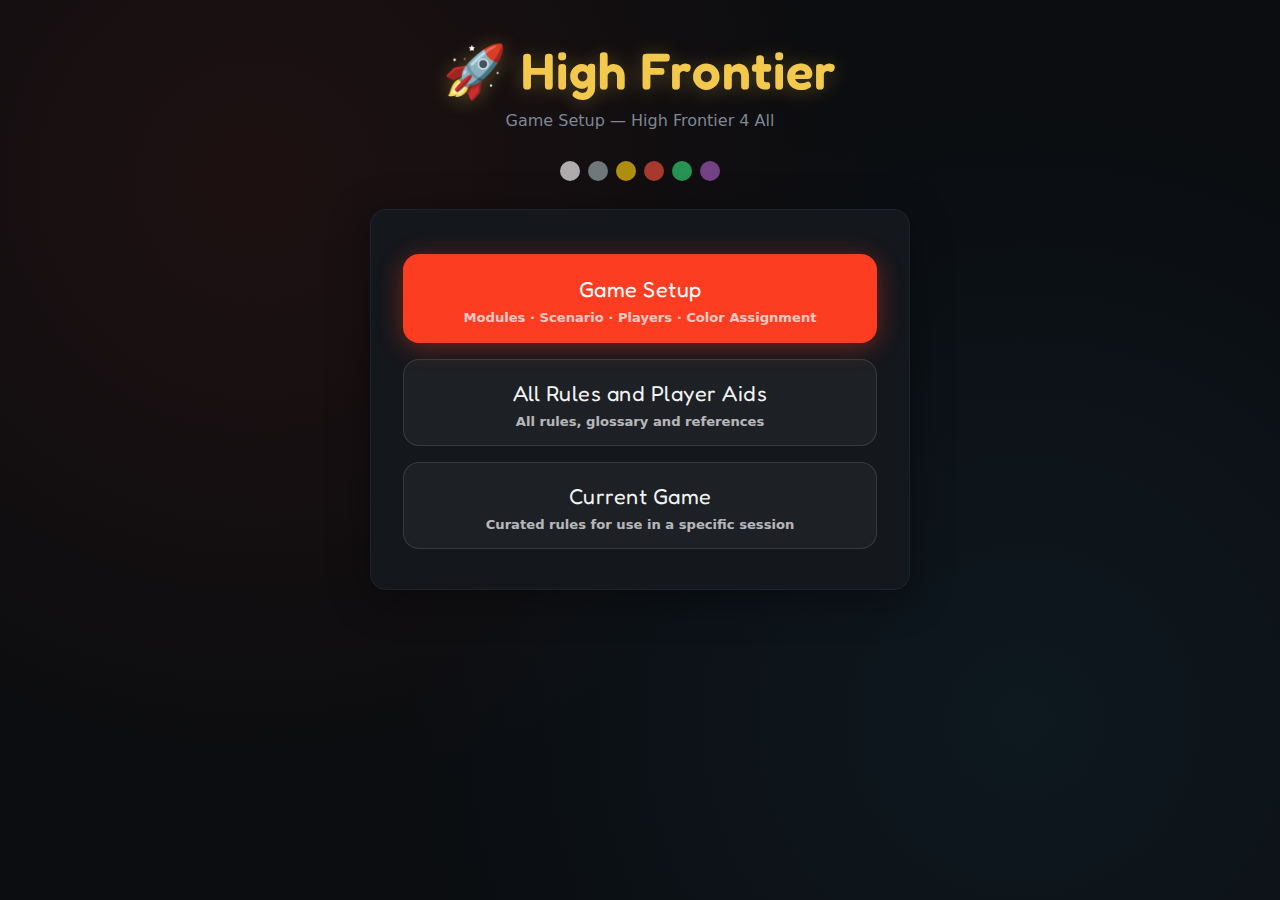
<file: index.html>
<!DOCTYPE html>
<html lang="en">
<head>
  <meta charset="UTF-8">
  <meta name="viewport" content="width=device-width, initial-scale=1.0">
  <title>🚀 High Frontier — Game Setup</title>
  <link href="https://fonts.googleapis.com/css2?family=Fredoka+One&family=Nunito:wght@400;600;700&display=swap" rel="stylesheet">
  <link rel="stylesheet" href="styles.css">
</head>
<body>

  <h1>🚀 High Frontier</h1>
  <p class="subtitle">Game Setup — High Frontier 4 All</p>

  <div class="color-dots-preview">
    <div class="preview-dot" style="background:#f0f0f0"></div>
    <div class="preview-dot" style="background:#95a5a6"></div>
    <div class="preview-dot" style="background:#f1c40f"></div>
    <div class="preview-dot" style="background:#e74c3c"></div>
    <div class="preview-dot" style="background:#2ecc71"></div>
    <div class="preview-dot" style="background:#9b59b6"></div>
  </div>

  <!-- ─── HOME SCREEN ─── -->
  <div class="step-wrap anim-forward" id="screen-home">
    <div class="card home-card">
      <div class="home-btn-group">
        <button class="btn-home-primary" onclick="startGameSetup()">
          Game Setup
          <span class="home-btn-sub">Modules · Scenario · Players · Color Assignment</span>
        </button>
        <button class="btn-home-secondary" onclick="openFullRulebook()">
          All Rules and Player Aids
          <span class="home-btn-sub">All rules, glossary and references</span>
        </button>
        <button class="btn-home-secondary" onclick="openRulebook()">
          Current Game
          <span class="home-btn-sub">Curated rules for use in a specific session</span>
        </button>
      </div>
    </div>
  </div>

  <!-- Progress indicator -->
  <div class="progress-wrap hidden" id="progress-wrap">
    <div class="progress-label">
      <span>Step <span id="prog-num">1</span> of <span id="prog-total">6</span></span>
      <span class="step-name" id="prog-name">Module Selection</span>
    </div>
    <div class="progress-bar-track">
      <div class="progress-bar-fill" id="prog-fill" style="width:16.67%"></div>
    </div>
  </div>

  <!-- ─── STEP 1: Module Selection ─── -->
  <div class="step-wrap hidden" id="step-1">
    <div class="card">
      <div class="step-heading">Select Modules</div>
      <div class="step-subheading">Choose which expansion modules to include in your game.</div>
      <div class="module-list" id="module-list"></div>
      <div class="nav-row">
        <button class="btn-back" onclick="goToHome()">← Back</button>
        <button class="btn-primary" onclick="goNext()">Next →</button>
      </div>
    </div>
  </div>

  <!-- ─── STEP 2: Scenario ─── -->
  <div class="step-wrap hidden" id="step-2">
    <div class="card">
      <div class="step-heading">Choose a Scenario</div>
      <div class="step-subheading">Only scenarios compatible with your selected modules are shown.</div>
      <div class="scenario-grid" id="scenario-grid"></div>
      <div class="nav-row">
        <button class="btn-back" onclick="goBack()">← Back</button>
        <button class="btn-primary" id="next-2" onclick="goNext()" disabled>Next →</button>
      </div>
    </div>
  </div>

  <!-- ─── STEP 3: Sub-options ─── -->
  <div class="step-wrap hidden" id="step-3">
    <div class="card">
      <div class="step-heading" id="sub-heading">Scenario Options</div>
      <div class="step-subheading">Choose a variant for this scenario.</div>
      <div class="suboption-list" id="suboption-list"></div>
      <div class="nav-row">
        <button class="btn-back" onclick="goBack()">← Back</button>
        <button class="btn-primary" id="next-3" onclick="goNext()" disabled>Next →</button>
      </div>
    </div>
  </div>

  <!-- ─── STEP 7: Variants ─── -->
  <div class="step-wrap hidden" id="step-7">
    <div class="card">
      <div class="step-heading">Optional Rules</div>
      <div class="step-subheading">Toggle optional rules to customise your game. All are off by default — any combination is valid.</div>
      <div class="module-list" id="variant-list"></div>
      <div class="nav-row">
        <button class="btn-back" onclick="goBack()">← Back</button>
        <button class="btn-primary" onclick="goNext()">Next →</button>
      </div>
    </div>
  </div>

  <!-- ─── STEP 4: Player Count ─── -->
  <div class="step-wrap hidden" id="step-4">
    <div class="card">
      <div class="step-heading">How Many Players?</div>
      <div class="step-subheading" id="count-subheading">Choose the number of players.</div>
      <div id="count-ui"></div>
      <div class="nav-row">
        <button class="btn-back" onclick="goBack()">← Back</button>
        <button class="btn-primary" onclick="goNext()">Next →</button>
      </div>
    </div>
  </div>

  <!-- ─── STEP 5: Player Names ─── -->
  <div class="step-wrap hidden" id="step-5">
    <div class="card">
      <div class="step-heading">Player Names</div>
      <div class="step-subheading">Enter a name for each player, or leave blank for the default.</div>
      <div id="name-fields"></div>
      <div class="nav-row">
        <button class="btn-back" onclick="goBack()">← Back</button>
        <button class="btn-primary" onclick="goNext()">Assign Colors →</button>
      </div>
    </div>
  </div>

  <!-- ─── STEP 6: Results ─── -->
  <div class="step-wrap hidden" id="step-6">
    <div class="card">
      <div class="results-title">✨ Ready to Play!</div>
      <div id="player-list"></div>
      <div id="game-summary"></div>
      <div class="divider"></div>
      <div class="nav-row" style="gap:12px">
        <button class="btn-back" style="background:#c0392b;border-color:#c0392b;color:white;flex:1" onclick="resetApp()">↩ Start Over</button>
        <button class="btn-primary" style="flex:2" onclick="startPlaying()">🚀 Start Playing</button>
      </div>
    </div>
  </div>

  <!-- ─── SESSION RULEBOOK SCREEN ─── -->
  <div class="step-wrap hidden" id="screen-rulebook">
    <div class="card">
      <div class="nav-row" style="margin-bottom:14px">
        <button class="btn-back" onclick="closeRulebook()">← Back</button>
        <div class="step-heading" style="margin:0">Session Rulebook</div>
      </div>
      <div id="rulebook-banner" class="rulebook-banner"></div>
      <input
        type="search"
        id="rulebook-search"
        class="rulebook-search"
        placeholder="Search rules by keyword…"
        oninput="filterRulebook(this.value)"
      >
      <div id="rulebook-list"></div>
    </div>
  </div>

  <!-- ─── CREW CARDS SCREEN ─── -->
  <div class="step-wrap hidden" id="screen-crew-cards">
    <div class="card">
      <div class="crew-screen-head" id="crew-cards-heading">Crew Cards</div>
      <div class="crew-screen-sub" id="crew-cards-sub">Choose which side of your Crew card to play as your faction.</div>
      <div class="crew-grid" id="crew-grid"></div>
      <div class="nav-row" style="margin-top:20px">
        <button class="btn-back" onclick="closeCrewCards()">← Back to Ready</button>
      </div>
    </div>
  </div>

  <!-- ─── CURRENT GAME HUB SCREEN ─── -->
  <div class="step-wrap hidden" id="screen-current-game">
    <div class="card home-card">
      <div class="step-heading" style="margin-bottom:6px">Current Game</div>
      <div class="step-subheading" style="margin-bottom:22px">Player aids &amp; rules for your session</div>
      <div class="home-btn-group">
        <button class="btn-home-secondary" onclick="openOpsScreen()">
          Operations &amp; Free Actions
          <span class="home-btn-sub">What you can do on your turn</span>
        </button>
        <button class="btn-home-secondary" onclick="openPlayerAidsScreen()">
          Player Aids
          <span class="home-btn-sub">Quick-reference tables &amp; cheat sheets</span>
        </button>
        <button class="btn-home-secondary" onclick="openRulebookFromCurrentGame()">
          Rules
          <span class="home-btn-sub">Full curated rulebook for your session</span>
        </button>
      </div>
      <div class="nav-row" style="margin-top:22px">
        <button class="btn-back" onclick="closeCurrentGame()">← Back</button>
      </div>
    </div>
  </div>

  <!-- ─── OPERATIONS & FREE ACTIONS SCREEN ─── -->
  <div class="step-wrap hidden" id="screen-ops">
    <div class="card home-card">
      <div class="step-heading" style="margin-bottom:6px">Operations &amp; Free Actions</div>
      <div class="step-subheading" style="margin-bottom:16px">Available for your current configuration</div>
      <div style="margin-bottom:8px; font-weight:700; font-size:0.78rem; text-transform:uppercase; letter-spacing:0.05em; color:var(--app-muted)">Operations</div>
      <div class="home-btn-group" id="ops-btn-group"></div>
      <div style="margin:18px 0 8px; font-weight:700; font-size:0.78rem; text-transform:uppercase; letter-spacing:0.05em; color:var(--app-muted)">Free Actions</div>
      <div class="home-btn-group" id="free-btn-group"></div>
      <div class="nav-row" style="margin-top:22px">
        <button class="btn-back" onclick="closeOpsScreen()">← Back</button>
      </div>
    </div>
  </div>

  <!-- ─── PLAYER AIDS SCREEN ─── -->
  <div class="step-wrap hidden" id="screen-player-aids">
    <div class="card home-card">
      <div class="step-heading" style="margin-bottom:6px">Player Aids</div>
      <div class="step-subheading" style="margin-bottom:22px">Quick-reference for your session</div>
      <div class="home-btn-group">
        <p class="rulebook-empty">Player aids coming soon.</p>
      </div>
      <div class="nav-row" style="margin-top:22px">
        <button class="btn-back" onclick="closePlayerAidsScreen()">← Back</button>
      </div>
    </div>
  </div>

  <!-- ─── OPERATION DETAIL SCREEN ─── -->
  <div class="step-wrap hidden" id="screen-op-detail" style="max-width:700px">
    <div class="card">
      <div class="nav-row" style="margin-bottom:14px">
        <button class="btn-back" onclick="closeOpDetail()">← Back</button>
        <div class="step-heading" style="margin:0" id="op-detail-title">Operation</div>
      </div>
      <div id="op-detail-body"></div>
    </div>
  </div>

  <!-- ─── RULES VIEWER SCREEN ─── -->
  <div class="step-wrap hidden" id="screen-rules-viewer" style="max-width:700px">
    <div class="card">
      <div class="nav-row" style="margin-bottom:14px">
        <button class="btn-back" onclick="closeRulesViewer()">← Back</button>
        <div class="step-heading" style="margin:0" id="rules-viewer-title">Session Rules</div>
      </div>
      <div class="rules-toggle-row" id="rules-toggle-row">
        <button class="rules-toggle-btn is-active" id="toggle-session" onclick="setRulesMode('session')">Session Rules</button>
        <button class="rules-toggle-btn" id="toggle-complete" onclick="setRulesMode('complete')">Complete Rules</button>
      </div>
      <div id="rules-viewer-banner" class="rulebook-banner"></div>
      <input
        type="search"
        id="rules-viewer-search"
        class="rulebook-search"
        placeholder="Search rules by keyword…"
        oninput="filterRulesViewer(this.value)"
      >
      <div id="rules-viewer-list"></div>
    </div>
  </div>

  <!-- ─── RULES MODAL ─── -->
  <div class="rules-modal-overlay hidden" id="rules-modal-overlay" onclick="closeRulesModal()">
    <div class="rules-modal" onclick="event.stopPropagation()">
      <div class="rules-modal-header">
        <div class="rules-modal-title" id="rules-modal-title">Rules</div>
        <button class="rules-modal-close" onclick="closeRulesModal()" aria-label="Close">✕</button>
      </div>
      <div class="rules-modal-body" id="rules-modal-body">
        <p class="rulebook-empty">Loading…</p>
      </div>
    </div>
  </div>

  <script>
    // ─── DATA ────────────────────────────────────────────────────────────────

    const MODULES = [
      { id: 'core', label: 'Core',                      desc: 'Base game (always on)',                                                     alwaysOn: true  },
      { id: 'm0',   label: 'Module 0: Politics',         desc: 'Political board, laws, and faction agendas'                                                 },
      { id: 'm1',   label: 'Module 1: Terawatt & Futures', desc: 'Freighters, GW/TW thrusters, and Futures projects'                                       },
      { id: 'm2',   label: 'Module 2: Colonization',    desc: 'Bernals (orbital space stations) and Colonists'                                              },
      { id: 'm3',   label: 'Module 3: Conflict',         desc: 'Combat, War, and Anarchy rules'                                                             },
      { id: 'm4',   label: 'Module 4: Exodus',           desc: 'Contracts, Isobank, cybernetic implants, interstellar Exodus ship'                          },
      { id: 'm5',   label: 'Module 5: Economy',          desc: 'Corporate finance and stock market' },
    ];

    // Compatibility helpers
    const coreOnly      = mods => !['m0','m1','m2','m3','m4','m5'].some(m => mods.has(m));
    const noM0          = mods => !mods.has('m0');
    const always        = ()   => true;
    const needsM1M2     = mods => mods.has('m1') && mods.has('m2');
    const needsM3M4     = mods => mods.has('m3') && mods.has('m4');
    const needsM0M1M2M5 = mods => mods.has('m0') && mods.has('m1') && mods.has('m2') && mods.has('m5');
    const needsM0M5     = mods => mods.has('m0') && mods.has('m5');

    const SCENARIOS = [
      // ── Core ──────────────────────────────────────────────────────────────
      {
        id: 'space-diamonds', name: 'Space Diamonds', tag: 'Beginner', group: 'Core',
        desc: 'Lightweight family-friendly race through the solar system.',
        compat: coreOnly, subOptions: null, minPlayers: 1, maxPlayers: 6,
        ruleIds: ['V1'],
      },
      {
        id: 'race-for-glory', name: 'Race for Glory', tag: 'Introductory', group: 'Core',
        desc: 'Streamlined rules with a step-by-step walkthrough.',
        compat: coreOnly,
        subOptions: [
          { id: 'mars', label: 'Race to Mars',    desc: 'Shorter — Mars corridor only' },
          { id: 'top',  label: 'Race to the Top', desc: 'Full map, 48 turns'           },
        ],
        minPlayers: 1, maxPlayers: 6,
        ruleIds: [],
      },
      {
        id: 'standard', name: 'Standard Game', tag: 'Standard', group: 'Core',
        desc: 'The full High Frontier experience with any modules.',
        compat: always, subOptions: null, minPlayers: 1, maxPlayers: 6,
        ruleIds: [],
      },

      // ── Variant Scenarios ─────────────────────────────────────────────────
      {
        id: 'race-to-saturn', name: 'Race to Saturn', tag: 'Variant', group: 'Variant Scenarios',
        desc: 'First to land a Crew on Titan and return to LEO wins.',
        compat: always, subOptions: null, minPlayers: 2, maxPlayers: 6,
        ruleIds: ['V2'],
      },
      {
        id: 'grand-tour', name: 'Grand Tour', tag: 'Variant', group: 'Variant Scenarios',
        desc: 'Short game — 2 Seniority Disks, score only Claims and glory.',
        compat: always, subOptions: null, minPlayers: 2, maxPlayers: 6,
        ruleIds: ['V3'],
      },
      {
        id: 'red-giant', name: 'Red Giant', tag: 'Variant', group: 'Variant Scenarios',
        desc: 'Sol is going red giant. Inner solar system desiccates; only outer-system VP counts.',
        compat: always, subOptions: null, minPlayers: 2, maxPlayers: 6,
        ruleIds: ['V10'],
      },
      {
        id: 'diamonds-4-all', name: 'Diamonds 4 All', tag: 'Variant', group: 'Variant Scenarios',
        desc: 'Place discovery chits on Sites. Humans explore them for bonus VP and Abilities.',
        compat: always, subOptions: null, minPlayers: 1, maxPlayers: 6,
        ruleIds: ['V11'],
      },
      {
        id: 'panspermia', name: 'Panspermia', tag: 'Variant', group: 'Variant Scenarios',
        desc: 'Multiple alien species (Earthlings, Martians, Venusians, Sirens, Oceanians, Tholians, Nuclei) race the solar system.',
        compat: always, subOptions: null, minPlayers: 2, maxPlayers: 6,
        ruleIds: ['V12'],
      },

      // ── Solo & Cooperative ────────────────────────────────────────────────
      {
        id: 'altruism', name: 'Altruism', tag: 'SoloCoop', group: 'Solo & Cooperative',
        desc: 'Solo or cooperative. Reach a VP threshold to win.',
        compat: always,
        subOptions: [
          { id: 'solo', label: 'Solo',        desc: 'Single-player challenge'           },
          { id: 'coop', label: 'Cooperative', desc: 'Team up to reach the VP threshold' },
        ],
        minPlayers: 1, maxPlayers: 6,
        ruleIds: ['V4'],
      },
      {
        id: 'hermes-fall', name: 'Hermes Fall', tag: 'Solo', group: 'Solo & Cooperative',
        desc: 'Solo. Industrialize both Hermes sites before time runs out to deflect an asteroid.',
        compat: always, subOptions: null, minPlayers: 1, maxPlayers: 1,
        ruleIds: ['V5'],
      },
      {
        id: 'ceo', name: 'CEO', tag: 'Solo', group: 'Solo & Cooperative',
        desc: "Solo. Meet the Board's KPI at each Solar Cycle board meeting.",
        compat: always,
        subOptions: [
          { id: 'standard', label: 'Standard',     desc: 'Classic CEO challenge'        },
          { id: 'futures',  label: 'With Futures', desc: 'Requires Module 1 + Module 2' },
        ],
        minPlayers: 1, maxPlayers: 1,
        ruleIds: ['V6'],
      },

      // ── Campaign ──────────────────────────────────────────────────────────
      {
        id: 'bios-earth', name: 'Bios:Earth', tag: 'Campaign', group: 'Campaign',
        desc: 'Campaign continuation from the Bios trilogy — your Bios:Origins end-state determines starting conditions.',
        compat: always, subOptions: null, minPlayers: 1, maxPlayers: 6,
        ruleIds: ['V7'],
      },
      {
        id: 'bios-venus-mars', name: 'Bios:Venus / Bios:Mars', tag: 'Campaign', group: 'Campaign',
        desc: 'Start civilisation on Venus or Mars, then expand to the solar system.',
        compat: noM0,
        subOptions: [
          { id: 'venus', label: 'Venus', desc: 'Start the campaign on Venus' },
          { id: 'mars',  label: 'Mars',  desc: 'Start the campaign on Mars'  },
        ],
        minPlayers: 1, maxPlayers: 6,
        ruleIds: ['V8'],
      },
      {
        id: 'sirens', name: 'The Sirens', tag: 'Campaign', group: 'Campaign',
        desc: 'Carbon-based alien factions from Uranus explore the solar system.',
        compat: noM0, subOptions: null, minPlayers: 1, maxPlayers: 6,
        ruleIds: ['V9'],
      },

      // ── Module 1 ─────────────────────────────────────────────────────────
      {
        id: 'wernersstar', name: "Werner's Star", tag: 'Solo', group: 'Module 1',
        desc: "Solo. Werner dreams of the stars — win by completing a TW thruster Future before he dies of old age.",
        compat: mods => mods.has('m1'), subOptions: null, minPlayers: 1, maxPlayers: 1,
        ruleIds: ['1F', 'S-WernerStar'],
      },

      // ── Modules 3 & 4 ────────────────────────────────────────────────────
      {
        id: 'exodus-scenarios', name: 'Exodus Scenarios', tag: 'Wargame', group: 'Modules 3 & 4',
        desc: 'Total war between two factions. The losers are motivated to build a starship and escape the solar system.',
        compat: needsM3M4,
        subOptions: [
          { id: 'conventional', label: 'Conventional War', desc: 'Standard Module 3 conflict plus Exodus scoring' },
          { id: 'union',        label: 'Union War',        desc: 'Robots gain consciousness and join the Independence faction' },
        ],
        minPlayers: 2, maxPlayers: 6,
        ruleIds: ['4F', '4F1', '4F2', 'S-ExodusScenarios'],
      },

      // ── Module 5 ──────────────────────────────────────────────────────────
      {
        id: 'iso-dawn', name: 'Iso Dawn', tag: 'Module5', group: 'Module 5',
        desc: 'Start immediately after the stock market flips to isotope monetization. Requires Modules 0, 1, 2 & 5.',
        compat: needsM0M1M2M5, subOptions: null, minPlayers: 2, maxPlayers: 6,
        ruleIds: ['5J', 'S-IsoDawn'],
      },
      {
        id: 'taurus', name: "Roger's Taurus", tag: 'Solo', group: 'Module 5',
        desc: 'Solo/2-player. An NPC "Taurus" competes to chair every company. Requires Modules 0 & 5.',
        compat: needsM0M5, subOptions: null, minPlayers: 1, maxPlayers: 2,
        ruleIds: ['5L', 'S-Taurus'],
      },
    ];

    // ─── VARIANTS ────────────────────────────────────────────────────────────
    // group:       used for grouping on Optional Rules page
    // forScenario: array of scenario IDs this applies to (null = all)
    // exclusive:   group name — only one variant in this group can be active at once
    // ruleIds:     section IDs to pull from JSON for the rules modal

    const VARIANTS = [
      // ── Crew Cards — mutually exclusive, default is standard ──────────────
      {
        id: 'crew-standard',
        label: 'Standard Crew Cards',
        desc: 'Use the official faction Crew cards included with the game. Recommended for all players.',
        requires: always,
        group: 'crew',
        exclusive: 'crew-cards',
        forScenario: null,
        ruleIds: [],
        default: true,
      },
      {
        id: 'crew-variant',
        label: 'Variant Crew Cards',
        desc: 'Use community-designed alternate Crew cards. These are not part of the original game and may alter faction balance.',
        requires: always,
        group: 'crew',
        exclusive: 'crew-cards',
        forScenario: null,
        ruleIds: [],
      },

      // ── Game Start & Auctions — mutually exclusive ────────────────────────
      {
        id: 'quick-start',
        label: 'Quick Start',
        desc: 'Accelerated early game — 0 starting Aqua, 12-year card-draw phase. Recommended for 4+ players.',
        requires: always,
        group: 'auction',
        exclusive: 'game-start',
        forScenario: null,
        ruleIds: ['V1'],
      },
      {
        id: 'rapid-start',
        label: 'Rapid Start',
        desc: "4 rounds of patent auctions replace the first solar cycle. Start with 9 Aqua. Roger Lund's alternative to Quick Start.",
        requires: always,
        group: 'auction',
        exclusive: 'game-start',
        forScenario: null,
        ruleIds: ['OPT-RapidStart', '5K'],
      },
      {
        id: 'm4-contract-auctions',
        label: 'Contract Auctions Modifications',
        desc: 'Modifies how M4 contracts are auctioned in competitive play.',
        requires: mods => mods.has('m4'),
        group: 'auction',
        exclusive: null,
        forScenario: null,
        ruleIds: ['4G1'],
      },
      {
        id: 'm4-solitaire-contract-skip',
        label: 'Contract Auction Skipped',
        desc: 'In solitaire/cooperative Exodus play, skip the contract auction step entirely.',
        requires: mods => mods.has('m4'),
        group: 'auction',
        exclusive: null,
        forScenario: ['exodus-scenarios'],
        ruleIds: ['OPT-M4Solitairec', '4G2c'],
      },

      // ── Module 2 physics variants ─────────────────────────────────────────
      {
        id: 'open-cycle-generators',
        label: 'Open-Cycle Generators',
        desc: 'Dirt thrusters with ISRU ≥ 5 can also function as generators, adding a water-production option on any Site.',
        requires: mods => mods.has('m2'),
        group: 'm2',
        exclusive: null,
        forScenario: null,
        ruleIds: ['2X1'],
      },
      {
        id: 'batteries',
        label: 'Batteries',
        desc: 'Any thruster can store energy as a battery charge to boost a future burn.',
        requires: mods => mods.has('m2'),
        group: 'm2',
        exclusive: null,
        forScenario: null,
        ruleIds: ['2X2'],
      },
      {
        id: 'realistic-solar-flux',
        label: 'Realistic Solar Flux',
        desc: 'Solar power varies with distance from the Sun — cards with solar power icons produce less power in the outer system.',
        requires: mods => mods.has('m2'),
        group: 'm2',
        exclusive: null,
        forScenario: null,
        ruleIds: ['2X3'],
      },
      {
        id: 'risky-oberth',
        label: 'Risky Oberth Flybys',
        desc: 'Performing an Oberth flyby now risks a hazard roll. High reward, higher risk.',
        requires: mods => mods.has('m2'),
        group: 'm2',
        exclusive: null,
        forScenario: null,
        ruleIds: ['2X4'],
      },
      {
        id: 'torchship',
        label: 'Torchship Travel',
        desc: 'Spacecraft with sufficiently powerful thrusters can burn continuously, reaching any destination in one turn.',
        requires: mods => mods.has('m2'),
        group: 'm2',
        exclusive: null,
        forScenario: null,
        ruleIds: ['2X5'],
      },

      // ── Module 3 combat variants ──────────────────────────────────────────
      {
        id: 'piracy',
        label: 'Age of Piracy',
        desc: 'Experience combat without a full War of Independence. Felonies are freely permitted; no War/Anarchy outbreak needed.',
        requires: mods => mods.has('m3'),
        group: 'm3',
        exclusive: null,
        forScenario: null,
        ruleIds: ['3Ac', '3Ad'],
      },
      {
        id: 'modified-future-wars',
        label: 'Modified Future Wars',
        desc: 'Adjusts how Future-triggered wars escalate, reducing snowball effects from early war outbreaks.',
        requires: mods => mods.has('m3'),
        group: 'm3',
        exclusive: null,
        forScenario: null,
        ruleIds: ['3Ae'],
      },

      // ── Module 4 solitaire/cooperative ────────────────────────────────────
      {
        id: 'alt-solitaire-politics',
        label: 'Alternative Solitaire Political Diagram',
        desc: 'Revised laws designed to reduce randomness in solo play. All ideologies become viable.',
        requires: mods => mods.has('m0') && mods.has('m4'),
        group: 'm4',
        exclusive: null,
        forScenario: ['exodus-scenarios'],
        ruleIds: ['4G3', 'OPT-M4Solitaire'],
      },
      {
        id: 'm4-solitaire-vp',
        label: 'Solitaire VP Threshold',
        desc: 'Sets the VP threshold required to win in solitaire/cooperative Exodus play.',
        requires: mods => mods.has('m4'),
        group: 'm4',
        exclusive: null,
        forScenario: ['exodus-scenarios'],
        ruleIds: ['OPT-M4Solitaired', '4G2d'],
      },

      // ── Map & component overlays ──────────────────────────────────────────
      {
        id: 'diamonds-overlay',
        label: 'Diamonds 4 All Overlay',
        desc: 'Place discovery chits on Sites with special icons. Humans explore them for bonus VP and Abilities.',
        requires: always,
        group: 'overlays',
        exclusive: null,
        forScenario: null,
        ruleIds: ['V11'],
      },
      {
        id: 'habitable-venus',
        label: 'Habitable Venus Overlay',
        desc: 'Use the Habitable Venus overlay card for an alternate Venus experience.',
        requires: always,
        group: 'overlays',
        exclusive: null,
        forScenario: ['bios-venus-mars', 'sirens', 'panspermia'],
        ruleIds: ['V8b'],
      },
      {
        id: 'asteroid-jormungandr',
        label: 'Asteroid Jormungandr',
        desc: 'Place this optional asteroid tile anywhere in the Mars zone. Prospecting it with a Colonist grants a free augmentation chit.',
        requires: mods => mods.has('m4') || mods.has('m5'),
        group: 'overlays',
        exclusive: null,
        forScenario: null,
        ruleIds: [],
      },

      // ── Module 5 ──────────────────────────────────────────────────────────
      {
        id: 'm5-short',
        label: 'Short Game (1–2 Seniority Disks)',
        desc: 'Use only 1–2 Seniority Disks instead of the default 3–4 for a faster Module 5 game.',
        requires: mods => mods.has('m5'),
        group: 'm5',
        exclusive: null,
        forScenario: null,
        ruleIds: ['5A3e'],
      },
      {
        id: 'm5-jumpstart',
        label: 'Jump Start',
        desc: 'Begin with pre-built starting Factories and Bernals per the Iso Dawn faction table. Recommended for experienced groups.',
        requires: mods => mods.has('m5'),
        group: 'm5',
        exclusive: null,
        forScenario: null,
        ruleIds: ['5Jd', '5K'],
      },
    ];

    const COLORS = [
      { name: 'White',  hex: '#f0f0f0', shadow: 'rgba(240,240,240,0.5)', dark: true  },
      { name: 'Grey',   hex: '#95a5a6', shadow: 'rgba(149,165,166,0.5)', dark: false },
      { name: 'Yellow', hex: '#f1c40f', shadow: 'rgba(241,196,15,0.5)',  dark: true  },
      { name: 'Red',    hex: '#e74c3c', shadow: 'rgba(231,76,60,0.5)',   dark: false },
      { name: 'Green',  hex: '#2ecc71', shadow: 'rgba(46,204,113,0.5)',  dark: false },
      { name: 'Purple', hex: '#9b59b6', shadow: 'rgba(155,89,182,0.5)', dark: false },
    ];

    const STEP_NAMES = {
      1: 'Module Selection',
      2: 'Scenario',
      3: 'Scenario Options',
      7: 'Optional Rules',
      4: 'Player Count',
      5: 'Player Names',
      6: 'Color Assignment',
    };

    // ─── HOME ────────────────────────────────────────────────────────────────

    function startGameSetup() {
      const home = document.getElementById('screen-home');
      home.classList.add('hidden');
      home.classList.remove('anim-forward', 'anim-back');

      document.getElementById('progress-wrap').classList.remove('hidden');

      const s1 = document.getElementById('step-1');
      s1.classList.remove('hidden', 'anim-forward', 'anim-back');
      void s1.offsetWidth;
      s1.classList.add('anim-forward');

      st.step = 1;
      st.dir = 'forward';
      updateProgress();
      onEnter(1);
    }

    function goToHome() {
      // Hide current step and progress
      const cur = document.getElementById('step-' + st.step);
      if (cur) { cur.classList.add('hidden'); cur.classList.remove('anim-forward','anim-back'); }
      document.getElementById('progress-wrap').classList.add('hidden');

      // Reset state
      st = { step: 1, modules: new Set(['core']), scenario: null, subOption: null,
             variants: new Set(), playerCount: 2, savedNames: [], assignedColors: null, dir: 'forward' };

      // Show home
      const home = document.getElementById('screen-home');
      home.classList.remove('hidden');
      void home.offsetWidth;
      home.classList.add('anim-back');
    }

    // ─── STATE ───────────────────────────────────────────────────────────────

    let st = {
      step: 1,
      modules: new Set(['core']),
      scenario: null,
      subOption: null,
      variants: new Set(['crew-standard']),
      playerCount: 2,
      savedNames: [],
      assignedColors: null,
      dir: 'forward',
    };

    // ─── STEP SEQUENCE ───────────────────────────────────────────────────────

    function stepSeq() {
      const s = [1, 2];
      if (st.scenario && st.scenario.subOptions) s.push(3);
      s.push(7, 4, 5, 6);
      return s;
    }

    function nextStep() {
      const s = stepSeq(), i = s.indexOf(st.step);
      return i < s.length - 1 ? s[i + 1] : null;
    }

    function prevStep() {
      const s = stepSeq(), i = s.indexOf(st.step);
      return i > 0 ? s[i - 1] : null;
    }

    // ─── NAVIGATION ──────────────────────────────────────────────────────────

    function goNext() {
      if (!validate(st.step)) return;
      if (st.step === 5) collectNames();
      const n = nextStep();
      if (n === null) return;
      st.dir = 'forward';
      showStep(n);
    }

    function goBack() {
      const p = prevStep();
      if (p === null) return;
      st.dir = 'back';
      showStep(p);
    }

    function showStep(to) {
      const from = document.getElementById('step-' + st.step);
      const dest = document.getElementById('step-' + to);
      from.classList.add('hidden');
      from.classList.remove('anim-forward', 'anim-back');
      st.step = to;
      dest.classList.remove('hidden', 'anim-forward', 'anim-back');
      void dest.offsetWidth; // reflow
      dest.classList.add(st.dir === 'forward' ? 'anim-forward' : 'anim-back');
      updateProgress();
      onEnter(to);
    }

    function updateProgress() {
      const seq   = stepSeq();
      const pos   = seq.indexOf(st.step) + 1;
      const total = seq.length;
      document.getElementById('prog-num').textContent   = pos;
      document.getElementById('prog-total').textContent = total;
      document.getElementById('prog-name').textContent  = STEP_NAMES[st.step];
      document.getElementById('prog-fill').style.width  = ((pos / total) * 100) + '%';
    }

    function onEnter(step) {
      if (step === 1) renderModules();
      if (step === 2) renderScenarios();
      if (step === 3) renderSubOptions();
      if (step === 7) renderVariants();
      if (step === 4) setupCount();
      if (step === 5) renderNames();
      if (step === 6) renderResults();
    }

    // ─── VALIDATION ──────────────────────────────────────────────────────────

    function validate(step) {
      if (step === 2 && !st.scenario)  { alert('Please select a scenario to continue.'); return false; }
      if (step === 3 && !st.subOption) { alert('Please choose an option to continue.');  return false; }
      return true;
    }

    // ─── STEP 1: MODULES ─────────────────────────────────────────────────────

    function renderModules() {
      const el = document.getElementById('module-list');
      el.innerHTML = '';
      MODULES.forEach(mod => {
        const checked     = st.modules.has(mod.id);
        const isDisabled  = !!mod.alwaysOn;
        const isComingSoon = !!mod.comingSoon;

        const item = document.createElement('div');
        item.className = 'module-item'
          + (checked      ? ' is-checked'     : '')
          + (isDisabled   ? ' is-disabled'    : '')
          + (isComingSoon ? ' is-coming-soon' : '');

        if (!isDisabled && !isComingSoon) {
          item.addEventListener('click', () => toggleModule(mod.id));
        }

        let badge = '';
        if (isDisabled)   badge = '<span class="mod-badge badge-core">Always On</span>';
        if (isComingSoon) badge = '<span class="mod-badge badge-coming-soon">Coming Soon</span>';

        item.innerHTML = `
          <div class="mod-checkbox"><div class="mod-checkbox-inner"></div></div>
          <div class="mod-text">
            <div class="mod-name-row">
              <span class="mod-name">${mod.label}</span>${badge}
            </div>
            <div class="mod-desc">${mod.desc}</div>
          </div>`;
        el.appendChild(item);
      });
    }

    function toggleModule(id) {
      if (st.modules.has(id)) {
        st.modules.delete(id);
      } else {
        st.modules.add(id);
      }
      // Invalidate scenario if it's no longer compatible
      if (st.scenario && !st.scenario.compat(st.modules)) {
        st.scenario  = null;
        st.subOption = null;
      }
      renderModules();
    }

    // ─── STEP 2: SCENARIOS ───────────────────────────────────────────────────

    function renderScenarios() {
      const grid = document.getElementById('scenario-grid');
      grid.innerHTML = '';

      const compatible = SCENARIOS.filter(s => s.compat(st.modules));

      // Build ordered group list preserving first-seen order
      const groupOrder = [];
      const groups = {};
      compatible.forEach(sc => {
        const g = sc.group || 'Other';
        if (!groups[g]) { groups[g] = []; groupOrder.push(g); }
        groups[g].push(sc);
      });

      groupOrder.forEach(groupName => {
        const hdr = document.createElement('div');
        hdr.className = 'sc-group-header';
        hdr.textContent = groupName;
        grid.appendChild(hdr);

        groups[groupName].forEach(scenario => {
          const sel  = st.scenario && st.scenario.id === scenario.id;
          const card = document.createElement('div');
          card.className = 'scenario-card' + (sel ? ' is-selected' : '');
          card.addEventListener('click', () => selectScenario(scenario));

          const tagLabel = scenario.tag === 'SoloCoop' ? 'Solo/Coop'
                         : scenario.tag === 'Module5'  ? 'Module 5'
                         : scenario.tag;
          card.innerHTML = `
            <div class="sc-radio"><div class="sc-radio-dot"></div></div>
            <div class="sc-text">
              <div class="sc-name">${scenario.name}</div>
              <div class="sc-desc">${scenario.desc}</div>
            </div>
            <div class="sc-actions">
              <button class="btn-inline-rules" onclick="event.stopPropagation(); openScenarioRules('${scenario.id}')" title="View rules for ${esc(scenario.name)}">📖</button>
              <div class="sc-tag tag-${scenario.tag}">${tagLabel}</div>
            </div>`;
          grid.appendChild(card);
        });
      });

      document.getElementById('next-2').disabled = !st.scenario;
    }

    function selectScenario(scenario) {
      if (!st.scenario || st.scenario.id !== scenario.id) st.subOption = null;
      st.scenario = scenario;
      renderScenarios();
    }

    // ─── STEP 3: SUB-OPTIONS ─────────────────────────────────────────────────

    function renderSubOptions() {
      if (!st.scenario || !st.scenario.subOptions) return;
      document.getElementById('sub-heading').textContent = st.scenario.name + ' — Options';

      const list = document.getElementById('suboption-list');
      list.innerHTML = '';

      st.scenario.subOptions.forEach(opt => {
        const sel  = st.subOption === opt.id;
        const item = document.createElement('div');
        item.className = 'suboption-item' + (sel ? ' is-selected' : '');
        item.addEventListener('click', () => {
          st.subOption = opt.id;
          renderSubOptions();
        });
        item.innerHTML = `
          <div class="sub-radio"><div class="sub-radio-dot"></div></div>
          <div class="sub-text">
            <div class="sub-label">${opt.label}</div>
            <div class="sub-desc">${opt.desc}</div>
          </div>`;
        list.appendChild(item);
      });

      document.getElementById('next-3').disabled = !st.subOption;
    }

    // ─── STEP 7: VARIANTS ────────────────────────────────────────────────────

    function renderVariants() {
      const list = document.getElementById('variant-list');
      list.innerHTML = '';

      const applicable = VARIANTS.filter(v => v.requires(st.modules));

      if (applicable.length === 0) {
        const msg = document.createElement('p');
        msg.style.cssText = 'color:var(--muted);font-size:0.9rem;text-align:center;padding:20px 0';
        msg.textContent = 'No optional variants apply to your current module selection.';
        list.appendChild(msg);
        return;
      }

      applicable.forEach(variant => {
        const checked = st.variants.has(variant.id);
        const item    = document.createElement('div');
        item.className = 'module-item' + (checked ? ' is-checked' : '');
        item.addEventListener('click', () => toggleVariant(variant.id));
        item.innerHTML = `
          <div class="mod-checkbox"><div class="mod-checkbox-inner"></div></div>
          <div class="mod-text">
            <div class="mod-name-row">
              <span class="mod-name">${variant.label}</span>
              <button class="btn-inline-rules" onclick="event.stopPropagation(); openVariantRules('${variant.id}')" title="View rules for ${esc(variant.label)}">📖</button>
            </div>
            <div class="mod-desc">${variant.desc}</div>
          </div>`;
        list.appendChild(item);
      });
    }

    function toggleVariant(id) {
      if (st.variants.has(id)) {
        st.variants.delete(id);
      } else {
        st.variants.add(id);
      }
      renderVariants();
    }

    // ─── STEP 4: PLAYER COUNT ────────────────────────────────────────────────

    function setupCount() {
      const minP = st.scenario ? st.scenario.minPlayers : 1;
      const maxP = st.scenario ? st.scenario.maxPlayers : 6;
      st.playerCount = Math.max(minP, Math.min(maxP, st.playerCount));

      const sub = document.getElementById('count-subheading');
      const ui  = document.getElementById('count-ui');

      if (minP === maxP) {
        sub.textContent = minP === 1 ? 'This is a solo scenario.' : `This scenario is for exactly ${minP} players.`;
        ui.innerHTML = `
          <div class="count-locked-note">
            <span class="count-locked-num">${minP}</span>
            ${minP === 1 ? 'Solo only' : `${minP} players required`}
          </div>`;
      } else {
        sub.textContent = `Choose between ${minP} and ${maxP} players.`;
        ui.innerHTML = `
          <div class="player-count-row">
            <button class="count-btn" id="btn-minus" onclick="changeCount(-1)">−</button>
            <div id="count-display">${st.playerCount}</div>
            <button class="count-btn" id="btn-plus"  onclick="changeCount(1)">+</button>
          </div>`;
        syncCountBtns(minP, maxP);
      }
    }

    function changeCount(delta) {
      const minP = st.scenario ? st.scenario.minPlayers : 1;
      const maxP = st.scenario ? st.scenario.maxPlayers : 6;
      st.playerCount = Math.max(minP, Math.min(maxP, st.playerCount + delta));
      document.getElementById('count-display').textContent = st.playerCount;
      syncCountBtns(minP, maxP);
    }

    function syncCountBtns(minP, maxP) {
      const m = document.getElementById('btn-minus');
      const p = document.getElementById('btn-plus');
      if (m) m.disabled = st.playerCount <= minP;
      if (p) p.disabled = st.playerCount >= maxP;
    }

    // ─── STEP 5: PLAYER NAMES ────────────────────────────────────────────────

    function renderNames() {
      const container = document.getElementById('name-fields');
      container.innerHTML = '';
      for (let i = 0; i < st.playerCount; i++) {
        const wrap  = document.createElement('div');
        wrap.className = 'name-input-wrap';
        wrap.style.animationDelay = (i * 0.05) + 's';

        const dot   = document.createElement('div');
        dot.className = 'player-dot';

        const input = document.createElement('input');
        input.className   = 'name-input';
        input.type        = 'text';
        input.placeholder = 'Player ' + (i + 1);
        input.value       = st.savedNames[i] || '';
        input.maxLength   = 20;

        wrap.appendChild(dot);
        wrap.appendChild(input);
        container.appendChild(wrap);
      }
    }

    function collectNames() {
      st.savedNames = [...document.querySelectorAll('#name-fields .name-input')]
        .map((inp, i) => inp.value.trim() || 'Player ' + (i + 1));
    }

    // ─── STEP 6: RESULTS ─────────────────────────────────────────────────────

    function renderResults() {
      // ── Player list (first) ──────────────────────────────────────────────
      if (!st.assignedColors || st.assignedColors.length !== st.playerCount) {
        st.assignedColors = shuffle(COLORS).slice(0, st.playerCount);
      }
      const list = document.getElementById('player-list');
      list.innerHTML = '';
      st.savedNames.forEach((name, i) => {
        const color = st.assignedColors[i];
        const card  = document.createElement('div');
        card.className = 'player-card';
        card.style.cssText = `background:${color.hex}18; border:1.5px solid ${color.hex}55; animation-delay:${i * 0.08}s`;
        const textColor = color.dark ? '#1a1a2e' : 'white';
        card.innerHTML = `
          <div class="color-swatch" style="background:${color.hex}; box-shadow:0 0 18px ${color.shadow}"></div>
          <div class="player-info">
            <div class="player-name">${esc(name)}</div>
            <div class="color-name">${color.name}</div>
          </div>
          <div class="player-card-right">
            <div class="color-badge" style="background:${color.hex}; color:${textColor}">${color.name}</div>
            <button class="btn-crew-cards" onclick="viewCrewCards('${color.name}')">🃏 Crew Cards</button>
          </div>`;
        list.appendChild(card);
      });

      // ── Config banner (second, rulebook style) ───────────────────────────
      const tags = [];

      // Scenario
      if (st.scenario) {
        let scenLabel = st.scenario.name;
        if (st.subOption) {
          const opt = st.scenario.subOptions && st.scenario.subOptions.find(o => o.id === st.subOption);
          if (opt) scenLabel += ' — ' + opt.label;
        }
        tags.push({ label: scenLabel, type: 'scenario' });
      }

      // Modules
      [...st.modules]
        .filter(m => m !== 'core')
        .forEach(m => {
          const mod = MODULES.find(x => x.id === m);
          if (mod) tags.push({ label: mod.label, type: 'module' });
        });

      // Active variants (skip crew-standard as it's the default)
      [...st.variants]
        .filter(v => v !== 'crew-standard')
        .forEach(vid => {
          const v = VARIANTS.find(x => x.id === vid);
          if (v) tags.push({ label: v.label, type: 'variant' });
        });

      // Players
      tags.push({ label: st.playerCount + ' player' + (st.playerCount !== 1 ? 's' : ''), type: 'players' });

      const summary = document.getElementById('game-summary');
      summary.innerHTML =
        '<div class="rulebook-banner" style="margin-top:16px">' +
          '<div class="rulebook-banner-title">YOUR GAME</div>' +
          '<div class="rulebook-banner-tags">' +
            tags.map(t => `<span class="rulebook-tag">${esc(t.label)}</span>`).join('') +
          '</div>' +
        '</div>';
    }

    function startPlaying() {
      // Placeholder — could open session rulebook or a "game in progress" screen
      alert('Good luck! May your rockets fly true 🚀');
    }

    // ─── CREW CARDS ──────────────────────────────────────────────────────────

    // Exact card counts per color, from rules/images/Crew Cards/
    const CREW_CARD_COUNTS = { White: 5, Yellow: 5, Green: 4, Grey: 4, Red: 4, Purple: 4 };

    function viewCrewCards(colorName) {
      // Hide step-6 and the progress bar; show the crew cards screen
      document.getElementById('step-6').classList.add('hidden');
      document.getElementById('progress-wrap').classList.add('hidden');

      document.getElementById('crew-cards-heading').textContent = colorName + ' — Crew Cards';
      document.getElementById('crew-cards-sub').textContent =
        'Review your ' + colorName + ' faction crew cards, then choose which side to play.';

      const grid = document.getElementById('crew-grid');
      grid.innerHTML = '';
      const count = CREW_CARD_COUNTS[colorName] || 4;
      for (let i = 1; i <= count; i++) {
        const img = document.createElement('img');
        img.className = 'crew-img';
        img.src = 'rules/images/Crew Cards/' + colorName + i + '.png';
        img.alt  = colorName + ' Crew Card ' + i;
        img.loading = 'lazy';
        grid.appendChild(img);
      }

      const screen = document.getElementById('screen-crew-cards');
      screen.classList.remove('hidden', 'anim-forward', 'anim-back');
      void screen.offsetWidth;
      screen.classList.add('anim-forward');
    }

    function closeCrewCards() {
      const screen = document.getElementById('screen-crew-cards');
      screen.classList.add('hidden');
      screen.classList.remove('anim-forward', 'anim-back');

      document.getElementById('progress-wrap').classList.remove('hidden');

      const step6 = document.getElementById('step-6');
      step6.classList.remove('hidden', 'anim-forward', 'anim-back');
      void step6.offsetWidth;
      step6.classList.add('anim-back');
    }

    // ─── RULES & PLAYER AIDS ──────────────────────────────────────────────

    function openRulesAndAids() {
      document.getElementById('step-6').classList.add('hidden');
      document.getElementById('progress-wrap').classList.add('hidden');

      const screen = document.getElementById('screen-rules-and-aids');
      screen.classList.remove('hidden', 'anim-forward', 'anim-back');
      void screen.offsetWidth;
      screen.classList.add('anim-forward');
    }

    function closeRulesAndAids() {
      document.getElementById('screen-rules-and-aids').classList.add('hidden');

      document.getElementById('progress-wrap').classList.remove('hidden');

      const step6 = document.getElementById('step-6');
      step6.classList.remove('hidden', 'anim-forward', 'anim-back');
      void step6.offsetWidth;
      step6.classList.add('anim-back');
    }

    function openRulesFromAids() {
      document.getElementById('screen-rules-and-aids').classList.add('hidden');

      _rulesViewerMode = 'session';
      _renderRulesViewer();

      const screen = document.getElementById('screen-rules-viewer');
      screen.classList.remove('hidden', 'anim-forward', 'anim-back');
      void screen.offsetWidth;
      screen.classList.add('anim-forward');
    }

    // ─── RULES VIEWER ─────────────────────────────────────────────────────

    let _rulesViewerMode  = 'session'; // 'session' | 'complete'
    let _rulesViewerRules = [];

    function _getSessionRules() {
      const moduleMap  = { m0:0, m1:1, m2:2, m3:3, m4:4, m5:5 };
      const moduleNums = [...st.modules].filter(m => m !== 'core').map(m => moduleMap[m]).filter(n => n !== undefined);
      const scenarioName = (st.scenario && st.scenario.name) ? st.scenario.name : 'all';
      const variantList  = [...st.variants];
      return {
        rules: buildSessionRulebook({ modules: moduleNums, scenario: scenarioName, variants: variantList }),
        moduleNums,
        scenarioName,
        variantList,
      };
    }

    function _getAllRules() {
      // Return every rule in RULES_DB unfiltered
      return RULES_DB.map(r => ({
        id: r.id,
        title: r.title,
        text: r.text,
        _group: r.modules.length === 0 ? 'Core Rules' : 'Module ' + r.modules[0],
      }));
    }

    function _renderRulesViewer() {
      const title  = document.getElementById('rules-viewer-title');
      const banner = document.getElementById('rules-viewer-banner');
      const search = document.getElementById('rules-viewer-search');
      const btnS   = document.getElementById('toggle-session');
      const btnC   = document.getElementById('toggle-complete');

      btnS.classList.toggle('is-active', _rulesViewerMode === 'session');
      btnC.classList.toggle('is-active', _rulesViewerMode === 'complete');
      search.value = '';

      if (_rulesViewerMode === 'session') {
        title.textContent = 'Session Rules';
        const cfg = _getSessionRules();
        _rulesViewerRules = cfg.rules;

        const moduleLabels = { 0:'Module 0', 1:'Module 1', 2:'Module 2', 3:'Module 3', 4:'Module 4', 5:'Module 5' };
        const tags = ['Core Game'];
        cfg.moduleNums.forEach(n => tags.push(moduleLabels[n] || 'Module ' + n));
        if (cfg.scenarioName && cfg.scenarioName !== 'all') tags.push('Scenario: ' + cfg.scenarioName);
        cfg.variantList.forEach(v => tags.push('Variant: ' + v));

        banner.classList.remove('hidden');
        banner.innerHTML =
          '<div class="rulebook-banner-title">ACTIVE CONFIGURATION</div>' +
          '<div class="rulebook-banner-tags">' +
            tags.map(t => '<span class="rulebook-tag">' + esc(t) + '</span>').join('') +
          '</div>';
      } else {
        title.textContent = 'Complete Game Rules';
        _rulesViewerRules = _getAllRules();

        banner.classList.remove('hidden');
        banner.innerHTML =
          '<div class="rulebook-banner-title">COMPLETE RULEBOOK</div>' +
          '<div class="rulebook-banner-tags">' +
            '<span class="rulebook-tag">All Modules</span>' +
            '<span class="rulebook-tag">All Rules</span>' +
          '</div>';
      }

      _renderRulesViewerList(_rulesViewerRules);
    }

    function setRulesMode(mode) {
      if (_rulesViewerMode === mode) return;
      _rulesViewerMode = mode;
      _renderRulesViewer();
    }

    function filterRulesViewer(query) {
      const q = query.trim().toLowerCase();
      if (!q) { _renderRulesViewerList(_rulesViewerRules); return; }
      const filtered = _rulesViewerRules.filter(r =>
        r.id.toLowerCase().includes(q) ||
        r.title.toLowerCase().includes(q) ||
        r.text.toLowerCase().includes(q)
      );
      _renderRulesViewerList(filtered);
    }

    function _renderRulesViewerList(rules) {
      const container = document.getElementById('rules-viewer-list');
      if (!rules.length) {
        container.innerHTML = '<p class="rulebook-empty">No rules match your search.</p>';
        return;
      }
      const sections = [];
      const groups   = new Map();
      rules.forEach(r => {
        const key = r._group || (r.modules && r.modules.length > 0 ? 'Module ' + r.modules[0] : 'Core Rules');
        if (!groups.has(key)) { groups.set(key, []); sections.push(key); }
        groups.get(key).push(r);
      });
      container.innerHTML = sections.map(key =>
        '<div class="rulebook-section-heading">' + esc(key) + '</div>' +
        groups.get(key).map(r =>
          '<div class="rule-card">' +
            '<div class="rule-card-id">' + esc(r.id) + '</div>' +
            '<div class="rule-card-title">' + esc(r.title) + '</div>' +
            '<div class="rule-card-text">' + esc(r.text) + '</div>' +
          '</div>'
        ).join('')
      ).join('');
    }

    function closeRulesViewer() {
      document.getElementById('screen-rules-viewer').classList.add('hidden');

      const screen = document.getElementById('screen-rules-and-aids');
      screen.classList.remove('hidden', 'anim-forward', 'anim-back');
      void screen.offsetWidth;
      screen.classList.add('anim-back');
    }

    function openPlayerAidsFromAids() {
      // Placeholder — screen not built yet
    }

    // ─── RESET ───────────────────────────────────────────────────────────────

    function resetApp() {
      const from = document.getElementById('step-' + st.step);
      from.classList.add('hidden');
      from.classList.remove('anim-forward', 'anim-back');

      document.getElementById('progress-wrap').classList.add('hidden');

      st = {
        step: 1,
        modules: new Set(['core']),
        scenario: null,
        subOption: null,
        variants: new Set(),
        playerCount: 2,
        savedNames: [],
        assignedColors: null,
        dir: 'forward',
      };

      const home = document.getElementById('screen-home');
      home.classList.remove('hidden', 'anim-forward', 'anim-back');
      void home.offsetWidth;
      home.classList.add('anim-back');
    }

    // ─── UTILITIES ───────────────────────────────────────────────────────────

    function shuffle(arr) {
      const a = [...arr];
      for (let i = a.length - 1; i > 0; i--) {
        const j = Math.floor(Math.random() * (i + 1));
        [a[i], a[j]] = [a[j], a[i]];
      }
      return a;
    }

    function esc(str) {
      return str.replace(/&/g,'&amp;').replace(/</g,'&lt;').replace(/>/g,'&gt;');
    }

    // ─── SESSION RULEBOOK ────────────────────────────────────────────────────

    let _rulebookRules    = [];
    let _rulebookCameFrom = 'home'; // 'home' | 'step-6'

    function _showRulebookScreen(rules, bannerFn) {
      _rulebookRules = rules;
      bannerFn();
      document.getElementById('rulebook-search').value = '';
      renderRulebookList(_rulebookRules);
      const screen = document.getElementById('screen-rulebook');
      screen.classList.remove('hidden', 'anim-forward', 'anim-back');
      void screen.offsetWidth;
      screen.classList.add('anim-forward');
    }

    function _buildSessionRulebookFromJSON(onReady) {
      const activeFiles = _getActiveModuleFiles();
      // Always include glossary
      const allFiles = [...activeFiles, { file: 'rules/glossary.json', label: 'Glossary' }];

      // Get active scenario ruleIds and variant ruleIds to also include appendix entries
      const scenarioRuleIds = (st.scenario && st.scenario.ruleIds) ? st.scenario.ruleIds : [];
      const variantRuleIds  = [...st.variants].flatMap(vid => {
        const v = VARIANTS.find(x => x.id === vid);
        return (v && v.ruleIds) ? v.ruleIds : [];
      });
      const extraIds = [...scenarioRuleIds, ...variantRuleIds];

      // Also fetch appendix if we have scenario/variant rule IDs that live there
      const needsAppendix = extraIds.some(id =>
        id.startsWith('V') || id.startsWith('S-') || id.startsWith('OPT-')
      );
      if (needsAppendix && !allFiles.find(f => f.file === 'rules/appendix.json')) {
        allFiles.push({ file: 'rules/appendix.json', label: 'Appendix' });
      }

      Promise.all(allFiles.map(f =>
        fetch(f.file).then(r => r.json()).then(data => ({ label: f.label, data }))
      )).then(results => {
        const rules = [];
        results.forEach(({ label, data }) => {
          if (Array.isArray(data.sections)) {
            data.sections.forEach(s => {
              // Skip strategy/cut sections
              if (s.type === 'strategy') return;
              // Skip scenario/variant sections unless they match the active selection
              if (s.type === 'scenario' || s.type === 'variant') {
                const isActive = extraIds.some(id => s.id === id || s.id.startsWith(id));
                if (!isActive) return;
              }
              rules.push({ id: s.id, title: s.title, text: s.text, _group: label });
            });
          } else if (Array.isArray(data.entries)) {
            data.entries.forEach(e => rules.push({
              id: e.term, title: e.term, text: e.definition, _group: label
            }));
          }
        });
        onReady(rules);
      }).catch(() => {
        document.getElementById('rulebook-list').innerHTML =
          '<p class="rulebook-empty">Failed to load rules. Ensure the app is served over HTTP.</p>';
      });
    }

    function openOpsScreen() {
      document.getElementById('screen-current-game').classList.add('hidden');
      renderCurrentGame();
      const screen = document.getElementById('screen-ops');
      screen.classList.remove('hidden', 'anim-forward', 'anim-back');
      void screen.offsetWidth;
      screen.classList.add('anim-forward');
    }

    function closeOpsScreen() {
      document.getElementById('screen-ops').classList.add('hidden');
      const screen = document.getElementById('screen-current-game');
      screen.classList.remove('hidden', 'anim-forward', 'anim-back');
      void screen.offsetWidth;
      screen.classList.add('anim-back');
    }

    function openPlayerAidsScreen() {
      document.getElementById('screen-current-game').classList.add('hidden');
      const screen = document.getElementById('screen-player-aids');
      screen.classList.remove('hidden', 'anim-forward', 'anim-back');
      void screen.offsetWidth;
      screen.classList.add('anim-forward');
    }

    function closePlayerAidsScreen() {
      document.getElementById('screen-player-aids').classList.add('hidden');
      const screen = document.getElementById('screen-current-game');
      screen.classList.remove('hidden', 'anim-forward', 'anim-back');
      void screen.offsetWidth;
      screen.classList.add('anim-back');
    }

    function closeCurrentGame() {
      document.getElementById('screen-current-game').classList.add('hidden');
      const home = document.getElementById('screen-home');
      home.classList.remove('hidden', 'anim-forward', 'anim-back');
      void home.offsetWidth;
      home.classList.add('anim-back');
    }

    // ─── OPERATIONS & FREE ACTIONS DATA ─────────────────────────────────────
    // show:    function(mods, scenario, variants) → true if this op is available
    // ruleIds: sections to load for the detail screen (core + any module overrides)
    // note:    short contextual note shown on the button when active

    const OPERATIONS = [
      {
        id: 'income',
        label: 'Income',
        desc: 'Receive 1 Aqua from the pool',
        show: (mods) => !mods.has('m0'),  // replaced by Fundraise when M0 active
        ruleIds: ['I1'],
        note: null,
      },
      {
        id: 'fundraise',
        label: 'Fundraise',
        desc: 'Receive 1 Aqua, elect & move a delegate (replaces Income with Module 0)',
        show: (mods) => mods.has('m0'),
        ruleIds: ['O2', 'I1'],
        note: 'Module 0',
      },
      {
        id: 'research',
        label: 'Research Auction',
        desc: 'Bid on a patent card from the top of a patent deck',
        show: () => true,
        ruleIds: ['I2', 'I2a', 'I2b', 'I2c', 'I2d', 'I2e', 'I2f', 'I2g', '2A7c'],
        note: null,
      },
      {
        id: 'market',
        label: 'Free Market',
        desc: 'Sell a card from your hand or a Black-Side card from LEO',
        show: () => true,
        ruleIds: ['I3', 'I3a', 'I3b'],
        note: null,
      },
      {
        id: 'boost',
        label: 'Boost',
        desc: 'Launch a card from your hand to LEO',
        show: () => true,
        ruleIds: ['I4', 'I4a', 'I4b', 'I4c', '5Gf'],
        note: null,
      },
      {
        id: 'refuel',
        label: 'Site Refuel',
        desc: 'Refuel your Rocket at a Site using ISRU, Factory, or Air-Eater',
        show: () => true,
        ruleIds: ['I5', 'I5a', 'I5b', 'I5c', '2A7d'],
        note: null,
      },
      {
        id: 'prospect',
        label: 'Prospect',
        desc: 'Attempt to claim a Site using your Robonaut, Buggy, or Missile',
        show: () => true,
        ruleIds: ['I6', 'I6a', 'I6b', 'I6c'],
        note: null,
      },
      {
        id: 'industrialize',
        label: 'Industrialize',
        desc: 'Build a Factory on a claimed Site',
        show: () => true,
        ruleIds: ['I7', 'I7a', 'I7b', 'I7c', 'I7d', 'I7e', 'I7f', 'I7g'],
        note: null,
      },
      {
        id: 'et-production',
        label: 'ET Production',
        desc: 'Produce Black-Side cards at your Factory',
        show: () => true,
        ruleIds: ['I8', 'I8a', 'I8b', 'I8c', 'I8d', 'I8e', '2A7e'],
        note: null,
      },
      {
        id: 'delivery',
        label: 'Delivery',
        desc: 'Move a Black-Side card from a Factory back to LEO for income',
        show: (mods) => !mods.has('m1'),  // not available with Module 1 (Freighters replace it)
        ruleIds: ['I9', 'I9a'],
        note: null,
      },
      {
        id: 'promote',
        label: 'Promote',
        desc: 'Flip a card to its improved Purple-Side at a Colony or Lab',
        show: (mods) => mods.has('m1') || mods.has('m2'),
        ruleIds: ['1A5', '1A5a', '1A5b', '1A5d'],
        note: 'Module 1/2',
      },
      {
        id: 'homestead',
        label: 'Homestead',
        desc: 'Build a Colony by surrendering a Factory cube at a Site',
        show: (mods) => mods.has('m2'),
        ruleIds: ['2A4', '2A4c'],
        note: 'Module 2',
      },
      {
        id: 'anchor',
        label: 'Anchor',
        desc: 'Build a Bernal space station from your Factory cubes',
        show: (mods) => mods.has('m2'),
        ruleIds: ['2A5', '2A5f', '2A5g'],
        note: 'Module 2',
      },
      {
        id: 'contract-auction',
        label: 'Contract Auction',
        desc: 'Bid for a contract during your Fundraise operation',
        show: (mods) => mods.has('m4'),
        ruleIds: ['4B3', '4B3b', '4B3c', '4B3e', '4B3g', '4B3h', '4B3i', '4B3j', '4B3k'],
        note: 'Module 4',
      },
      {
        id: 'implant',
        label: 'Implant',
        desc: 'Place augmentation chits onto Colonists at an Anchored Bernal',
        show: (mods) => mods.has('m4') && mods.has('m2'),
        ruleIds: ['4D4', '4D4a', '4D4b', '4D4c', '4D4d', '4D4e', '4D4f'],
        note: 'Module 4',
      },
    ];

    const FREE_ACTIONS = [
      {
        id: 'cargo',
        label: 'Cargo Transfer',
        desc: 'Transfer cards or fuel between Stacks at the same location',
        show: () => true,
        ruleIds: ['G1', 'G1a', 'G1b', 'G1c', 'G1d', 'G1e', 'G1f', 'G1g', 'G1h'],
        note: null,
      },
      {
        id: 'tankage',
        label: 'Internal Tankage',
        desc: 'Convert Fuel to FTs or FTs to Fuel in your Stack',
        show: () => true,
        ruleIds: ['G2', 'G2a', 'G2b', 'G2c'],
        note: null,
      },
      {
        id: 'colony',
        label: 'Build Colony',
        desc: 'Place a Colony dome on a Site where you have a Factory',
        show: () => true,
        ruleIds: ['G3', 'G3a', 'G3b', 'G3c', 'G3d'],
        note: null,
      },
      {
        id: 'claimjump',
        label: 'Claim Jump',
        desc: 'Move your Claim disk to displace an opponent\'s Claim',
        show: () => true,
        ruleIds: ['G4', 'G4a', 'G4b'],
        note: null,
      },
      {
        id: 'glory',
        label: 'Load Glory Chit',
        desc: 'Pick up a Glory chit from the Site your Stack is on',
        show: () => true,
        ruleIds: ['G5'],
        note: null,
      },
      {
        id: 'discard',
        label: 'Voluntary Discard',
        desc: 'Discard cards or tokens from your hand or Stack',
        show: () => true,
        ruleIds: ['G6', 'G6a', 'G6b'],
        note: null,
      },
      {
        id: 'repair',
        label: 'Glitch Repair',
        desc: 'Repair a Glitched card in your Stack at a Factory',
        show: () => true,
        ruleIds: ['G7'],
        note: null,
      },
      {
        id: 'contract-fulfill',
        label: 'Contract Fulfillment',
        desc: 'Fulfill a step of an active contract by reaching its destination',
        show: (mods) => mods.has('m4'),
        ruleIds: ['4B4', '4B4a', '4B4c', '4B4g', '4A6h'],
        note: 'Module 4',
      },
      {
        id: 'lobby',
        label: 'Lobby',
        desc: 'Pay 1 Aqua to use an inactive Law for your Turn',
        show: (mods) => mods.has('m0'),
        ruleIds: ['O4'],
        note: 'Module 0',
      },
      {
        id: 'dump',
        label: 'Dumping',
        desc: 'Sell any or all of your shares in companies for their share value',
        show: (mods) => mods.has('m5'),
        ruleIds: ['5C5', '5C5b'],
        note: 'Module 5',
      },
    ];

    // ─── CURRENT GAME SCREEN ─────────────────────────────────────────────────

    function renderCurrentGame() {
      const mods = st.modules;
      const scenario = st.scenario ? st.scenario.id : null;
      const variants = st.variants;

      function buildBtns(items, containerId) {
        const el = document.getElementById(containerId);
        el.innerHTML = '';
        items.forEach(op => {
          if (!op.show(mods, scenario, variants)) return;
          const btn = document.createElement('button');
          btn.className = 'btn-home-secondary';
          btn.style.cssText = 'text-align:left';
          btn.innerHTML = op.label +
            (op.note ? ` <span class="mod-badge badge-core" style="font-size:0.65rem;vertical-align:middle">${op.note}</span>` : '') +
            `<span class="home-btn-sub">${op.desc}</span>`;
          btn.addEventListener('click', () => openOpDetail(op));
          el.appendChild(btn);
        });
        if (!el.hasChildNodes()) {
          el.innerHTML = '<p class="rulebook-empty" style="font-size:0.85rem">None available for current configuration.</p>';
        }
      }

      buildBtns(OPERATIONS, 'ops-btn-group');
      buildBtns(FREE_ACTIONS, 'free-btn-group');
    }

    // ─── OPERATION DETAIL ────────────────────────────────────────────────────

    let _opDetailCameFrom = 'current-game';

    function openOpDetail(op) {
      _opDetailCameFrom = 'ops';
      document.getElementById('screen-ops').classList.add('hidden');
      document.getElementById('op-detail-title').textContent = op.label;
      const body = document.getElementById('op-detail-body');
      body.innerHTML = '<p class="rulebook-empty">Loading…</p>';

      const screen = document.getElementById('screen-op-detail');
      screen.classList.remove('hidden', 'anim-forward', 'anim-back');
      void screen.offsetWidth;
      screen.classList.add('anim-forward');

      // Load only files relevant to active modules
      const activeFiles = _getActiveModuleFiles();
      Promise.all(activeFiles.map(f =>
        fetch(f.file).then(r => r.json()).then(data => ({ label: f.label, data }))
      )).then(results => {
        const allSections = [];
        results.forEach(({ label, data }) => {
          if (Array.isArray(data.sections)) {
            data.sections.forEach(s => allSections.push({ ...s, _group: label }));
          }
        });

        // Match ruleIds — include exact match and direct children (e.g. I2 → I2a, I2b...)
        const matched = allSections.filter(s =>
          op.ruleIds.some(rid => s.id === rid || s.id.startsWith(rid))
        );

        if (!matched.length) {
          body.innerHTML = '<p class="rulebook-empty">No rule text found for current configuration.</p>';
          return;
        }

        // Group by source file
        const groups = new Map();
        const order = [];
        matched.forEach(s => {
          const k = s._group;
          if (!groups.has(k)) { groups.set(k, []); order.push(k); }
          groups.get(k).push(s);
        });

        body.innerHTML = order.map(k =>
          (order.length > 1 ? `<div class="rulebook-section-heading">${esc(k)}</div>` : '') +
          groups.get(k).map(s =>
            `<div class="rule-card">
               <div class="rule-card-id">${esc(s.id)}</div>
               <div class="rule-card-title">${esc(s.title)}</div>
               <div class="rule-card-text">${esc(s.text)}</div>
             </div>`
          ).join('')
        ).join('');
      }).catch(() => {
        body.innerHTML = '<p class="rulebook-empty">Failed to load rules. Ensure the app is served over HTTP.</p>';
      });
    }

    function closeOpDetail() {
      document.getElementById('screen-op-detail').classList.add('hidden');
      const screen = document.getElementById('screen-ops');
      screen.classList.remove('hidden', 'anim-forward', 'anim-back');
      void screen.offsetWidth;
      screen.classList.add('anim-back');
    }

    function openRulebook() {
      document.getElementById('screen-home').classList.add('hidden');
      const screen = document.getElementById('screen-current-game');
      screen.classList.remove('hidden', 'anim-forward', 'anim-back');
      void screen.offsetWidth;
      screen.classList.add('anim-forward');
    }

    function openRulebookFromCurrentGame() {
      _rulebookCameFrom = 'current-game';
      document.getElementById('screen-current-game').classList.add('hidden');
      document.getElementById('rulebook-banner').innerHTML = '<div class="rulebook-banner-title">ACTIVE CONFIGURATION</div>';
      document.getElementById('rulebook-search').value = '';
      document.getElementById('rulebook-list').innerHTML = '<p class="rulebook-empty">Loading…</p>';
      const screen = document.getElementById('screen-rulebook');
      screen.classList.remove('hidden', 'anim-forward', 'anim-back');
      void screen.offsetWidth;
      screen.classList.add('anim-forward');

      _buildSessionRulebookFromJSON(rules => {
        _rulebookRules = rules;
        const moduleMap = { m0:0, m1:1, m2:2, m3:3, m4:4, m5:5 };
        const moduleNums = [...st.modules].filter(m => m !== 'core').map(m => moduleMap[m]).filter(n => n !== undefined);
        const scenarioName = (st.scenario && st.scenario.name) ? st.scenario.name : 'all';
        const variantList = [...st.variants];
        renderRulebookBanner(moduleNums, scenarioName, variantList);
        renderRulebookList(rules);
      });
    }

    function openFullRulebook() {
      _rulebookCameFrom = 'home';
      document.getElementById('screen-home').classList.add('hidden');

      // Show screen immediately with a loading state
      document.getElementById('rulebook-banner').innerHTML =
        '<div class="rulebook-banner-title">COMPLETE RULEBOOK</div>' +
        '<div class="rulebook-banner-tags">' +
          '<span class="rulebook-tag">All Modules</span>' +
          '<span class="rulebook-tag">All Scenarios</span>' +
        '</div>';
      document.getElementById('rulebook-search').value = '';
      document.getElementById('rulebook-list').innerHTML = '<p class="rulebook-empty">Loading…</p>';
      const screen = document.getElementById('screen-rulebook');
      screen.classList.remove('hidden', 'anim-forward', 'anim-back');
      void screen.offsetWidth;
      screen.classList.add('anim-forward');

      const FILES = [
        { file: 'rules/core_rules.json',      label: 'Core Rules' },
        { file: 'rules/m1_terawatt.json',     label: 'Module 1 — Terawatt & Futures' },
        { file: 'rules/m2_colonization.json', label: 'Module 2 — Colonization' },
        { file: 'rules/m3_conflict.json',     label: 'Module 3 — Conflict' },
        { file: 'rules/m4_exodus.json',       label: 'Module 4 — Exodus' },
        { file: 'rules/m5_economy.json',      label: 'Module 5 — Economy' },
        { file: 'rules/glossary.json',        label: 'Glossary' },
        { file: 'rules/appendix.json',        label: 'Appendix' },
      ];

      Promise.all(FILES.map(f =>
        fetch(f.file).then(r => r.json()).then(data => ({ label: f.label, data }))
      )).then(results => {
        const allRules = [];
        results.forEach(({ label, data }) => {
          if (Array.isArray(data.sections)) {
            data.sections.forEach(s => allRules.push({ id: s.id, title: s.title, text: s.text, _group: label }));
          } else if (Array.isArray(data.entries)) {
            data.entries.forEach(e => allRules.push({ id: e.term[0].toUpperCase(), title: e.term, text: e.definition, _group: label }));
          }
        });
        _rulebookRules = allRules;
        renderRulebookList(_rulebookRules);
      }).catch(() => {
        document.getElementById('rulebook-list').innerHTML =
          '<p class="rulebook-empty">Failed to load rules. Ensure the app is served over HTTP.</p>';
      });
    }

    function openRulebookFromGame() {
      _rulebookCameFrom = 'step-6';
      document.getElementById('step-6').classList.add('hidden');
      document.getElementById('progress-wrap').classList.add('hidden');
      document.getElementById('rulebook-banner').innerHTML = '<div class="rulebook-banner-title">ACTIVE CONFIGURATION</div>';
      document.getElementById('rulebook-search').value = '';
      document.getElementById('rulebook-list').innerHTML = '<p class="rulebook-empty">Loading…</p>';
      const screen = document.getElementById('screen-rulebook');
      screen.classList.remove('hidden', 'anim-forward', 'anim-back');
      void screen.offsetWidth;
      screen.classList.add('anim-forward');

      _buildSessionRulebookFromJSON(rules => {
        _rulebookRules = rules;
        const moduleMap = { m0:0, m1:1, m2:2, m3:3, m4:4, m5:5 };
        const moduleNums = [...st.modules].filter(m => m !== 'core').map(m => moduleMap[m]).filter(n => n !== undefined);
        const scenarioName = (st.scenario && st.scenario.name) ? st.scenario.name : 'all';
        const variantList = [...st.variants];
        renderRulebookBanner(moduleNums, scenarioName, variantList);
        renderRulebookList(rules);
      });
    }

    function closeRulebook() {
      document.getElementById('screen-rulebook').classList.add('hidden');
      if (_rulebookCameFrom === 'step-6') {
        document.getElementById('progress-wrap').classList.remove('hidden');
        const step6 = document.getElementById('step-6');
        step6.classList.remove('hidden', 'anim-forward', 'anim-back');
        void step6.offsetWidth;
        step6.classList.add('anim-back');
      } else if (_rulebookCameFrom === 'current-game') {
        const screen = document.getElementById('screen-current-game');
        screen.classList.remove('hidden', 'anim-forward', 'anim-back');
        void screen.offsetWidth;
        screen.classList.add('anim-back');
      } else {
        const home = document.getElementById('screen-home');
        home.classList.remove('hidden', 'anim-forward', 'anim-back');
        void home.offsetWidth;
        home.classList.add('anim-back');
      }
    }

    function renderRulebookBanner(moduleNums, scenarioName, variantList) {
      const moduleLabels = { 0:'Module 0', 1:'Module 1', 2:'Module 2', 3:'Module 3', 4:'Module 4', 5:'Module 5' };
      const tags = ['Core Game'];
      moduleNums.forEach(n => tags.push(moduleLabels[n] || 'Module ' + n));
      if (scenarioName && scenarioName !== 'all') tags.push('Scenario: ' + scenarioName);
      variantList.forEach(v => tags.push('Variant: ' + v));
      document.getElementById('rulebook-banner').innerHTML =
        '<div class="rulebook-banner-title">ACTIVE CONFIGURATION</div>' +
        '<div class="rulebook-banner-tags">' +
          tags.map(t => '<span class="rulebook-tag">' + esc(t) + '</span>').join('') +
        '</div>';
    }

    function filterRulebook(query) {
      const q = query.trim().toLowerCase();
      if (!q) { renderRulebookList(_rulebookRules); return; }
      const filtered = _rulebookRules.filter(r =>
        r.id.toLowerCase().includes(q) ||
        r.title.toLowerCase().includes(q) ||
        r.text.toLowerCase().includes(q)
      );
      renderRulebookList(filtered);
    }

    function renderRulebookList(rules) {
      const container = document.getElementById('rulebook-list');
      if (!rules.length) {
        container.innerHTML = '<p class="rulebook-empty">No rules match your search.</p>';
        return;
      }
      // Group by module origin
      const sections = [];
      const groups   = new Map();
      rules.forEach(r => {
        const key = r._group || (r.modules && r.modules.length > 0 ? 'Module ' + r.modules[0] : 'Core Rules');
        if (!groups.has(key)) { groups.set(key, []); sections.push(key); }
        groups.get(key).push(r);
      });
      container.innerHTML = sections.map(key =>
        '<div class="rulebook-section-heading">' + esc(key) + '</div>' +
        groups.get(key).map(r =>
          '<div class="rule-card">' +
            '<div class="rule-card-id">' + esc(r.id) + '</div>' +
            '<div class="rule-card-title">' + esc(r.title) + '</div>' +
            '<div class="rule-card-text">' + esc(r.text) + '</div>' +
          '</div>'
        ).join('')
      ).join('');
    }

    // ─── RULES MODAL ──────────────────────────────────────────────────────

    // Map scenario IDs to search terms for finding relevant rules
    const SCENARIO_RULE_KEYWORDS = {
      'space-diamonds':   ['Space Diamonds', 'diamond'],
      'race-for-glory':   ['Race for Glory', 'race for glory', 'walkthrough'],
      'standard':         ['Standard Game', 'standard game'],
      'quick-start':      ['Quick Start', 'V1'],
      'race-to-saturn':   ['Race to Saturn', 'V2', 'Titan'],
      'grand-tour':       ['Grand Tour', 'V3'],
      'red-giant':        ['Red Giant', 'V10'],
      'diamonds-4-all':   ['Diamonds 4 All', 'V11', 'discovery chit'],
      'panspermia':       ['Panspermia', 'V12', 'alien species'],
      'altruism':         ['Altruism', 'V4', 'cooperative'],
      'hermes-fall':      ['Hermes Fall', 'V5', 'Hermes'],
      'ceo':              ['CEO', 'V6', 'KPI', 'board meeting'],
      'bios-earth':       ['Bios:Earth', 'Bios Earth', 'V7', 'Bios:Origins'],
      'bios-venus-mars':  ['Bios:Venus', 'Bios:Mars', 'V8'],
      'sirens':           ['Sirens', 'V9', 'Uranus'],
      'wernersstar':      ["Werner's Star", 'Werner', 'TW thruster'],
      'exodus-scenarios': ['Exodus', 'starship', 'Independence'],
      'iso-dawn':         ['Iso Dawn', 'isotope monetization'],
      'taurus':           ["Roger's Taurus", 'Taurus', 'NPC'],
    };

    const VARIANT_RULE_KEYWORDS = {
      'rapid-start':            ['Rapid Start', 'patent auction'],
      'diamonds-overlay':       ['Diamonds 4 All', 'discovery chit'],
      'asteroid-jormungandr':   ['Jormungandr', 'asteroid tile'],
      'habitable-venus':        ['Habitable Venus', 'Venus overlay'],
      'alt-solitaire-politics': ['Alternative Solitaire', 'political diagram', 'solitaire politics'],
      'm5-short':               ['Short Game', 'Seniority Disk'],
      'm5-jumpstart':           ['Jump Start', 'Iso Dawn faction table'],
    };

    // Returns only the JSON files for currently selected modules
    function _getActiveModuleFiles() {
      const ALL_FILES = [
        { file: 'rules/core_rules.json',      label: 'Core Rules',                      mod: 'core' },
        { file: 'rules/m1_terawatt.json',     label: 'Module 1 — Terawatt & Futures',   mod: 'm1'   },
        { file: 'rules/m2_colonization.json', label: 'Module 2 — Colonization',          mod: 'm2'   },
        { file: 'rules/m3_conflict.json',     label: 'Module 3 — Conflict',              mod: 'm3'   },
        { file: 'rules/m4_exodus.json',       label: 'Module 4 — Exodus',                mod: 'm4'   },
        { file: 'rules/m5_economy.json',      label: 'Module 5 — Economy',               mod: 'm5'   },
        { file: 'rules/appendix.json',        label: 'Appendix',                         mod: null   },
      ];
      return ALL_FILES.filter(f => f.mod === null || st.modules.has(f.mod));
    }

    // ─── STEP 7: VARIANTS ────────────────────────────────────────────────────

    function renderVariants() {
      const el = document.getElementById('variant-list');
      el.innerHTML = '';

      const activeScenarioId = st.scenario ? st.scenario.id : null;

      const GROUP_META = {
        'crew':      { label: 'Crew Cards',                   accent: '#e67e22' },
        'auction':   { label: 'Game Start & Auctions',        accent: 'var(--app-accent)' },
        'm2':        { label: 'Module 2 — Physics Variants',  accent: '#3498db' },
        'm3':        { label: 'Module 3 — Combat Variants',   accent: '#e74c3c' },
        'm4':        { label: 'Module 4 — Solitaire / Coop',  accent: '#f39c12' },
        'overlays':  { label: 'Map & Component Overlays',     accent: '#2ecc71' },
        'm5':        { label: 'Module 5 — Economy',           accent: '#9b59b6' },
      };

      const visibleVariants = VARIANTS.filter(v => {
        if (!v.requires(st.modules)) return false;
        if (v.forScenario) {
          const allowed = Array.isArray(v.forScenario) ? v.forScenario : [v.forScenario];
          if (!allowed.includes(activeScenarioId)) return false;
        }
        return true;
      });

      if (visibleVariants.length === 0) {
        el.innerHTML = '<p class="rulebook-empty">No optional rules available for your current selection.</p>';
        return;
      }

      const groupOrder = ['crew', 'auction', 'm2', 'm3', 'm4', 'overlays', 'm5'];
      groupOrder.forEach(groupKey => {
        const groupVariants = visibleVariants.filter(v => v.group === groupKey);
        if (groupVariants.length === 0) return;

        const meta = GROUP_META[groupKey] || { label: groupKey, accent: 'var(--app-muted)' };

        const groupEl = document.createElement('div');
        groupEl.style.cssText = 'margin-bottom:20px;';

        const groupHdr = document.createElement('div');
        groupHdr.className = 'sc-group-header';
        groupHdr.style.cssText = `border-left:3px solid ${meta.accent}; padding-left:10px; margin-bottom:8px;`;
        groupHdr.textContent = meta.label.toUpperCase();
        groupEl.appendChild(groupHdr);

        // Check if this group has an exclusive constraint
        const exclusiveKeys = [...new Set(groupVariants.map(v => v.exclusive).filter(Boolean))];
        const activeExclusive = {};
        exclusiveKeys.forEach(key => {
          activeExclusive[key] = groupVariants.find(v => v.exclusive === key && st.variants.has(v.id));
        });

        groupVariants.forEach(v => {
          const checked = st.variants.has(v.id);

          // Is this variant blocked because another in its exclusive group is selected?
          const isBlocked = v.exclusive &&
            activeExclusive[v.exclusive] &&
            activeExclusive[v.exclusive].id !== v.id;

          const item = document.createElement('div');
          item.className = 'module-item' + (checked ? ' is-checked' : '') + (isBlocked ? ' is-disabled' : '');

          if (!isBlocked) {
            item.addEventListener('click', () => {
              if (st.variants.has(v.id)) {
                st.variants.delete(v.id);
              } else {
                // Deselect any exclusive sibling
                if (v.exclusive) {
                  VARIANTS.forEach(other => {
                    if (other.exclusive === v.exclusive && other.id !== v.id) {
                      st.variants.delete(other.id);
                    }
                  });
                }
                st.variants.add(v.id);
              }
              renderVariants();
            });
          }

          let badges = '';
          if (v.forScenario) badges += '<span class="mod-badge badge-coming-soon">Scenario only</span>';
          if (v.exclusive)   badges += '<span class="mod-badge badge-core">Pick one</span>';

          const rulesBtn = v.ruleIds && v.ruleIds.length > 0
            ? `<button class="btn-inline-rules" onclick="event.stopPropagation(); openVariantRules('${v.id}')" title="View rules">📖</button>`
            : '';

          item.innerHTML = `
            <div class="mod-checkbox"><div class="mod-checkbox-inner"></div></div>
            <div class="mod-text">
              <div class="mod-name-row">
                <span class="mod-name">${v.label}</span>${badges}
              </div>
              <div class="mod-desc">${v.desc}</div>
            </div>
            ${rulesBtn}`;
          groupEl.appendChild(item);
        });

        el.appendChild(groupEl);
      });
    }

    let _allRulesCache = null;

    function _loadAllRules() {
      if (_allRulesCache) return Promise.resolve(_allRulesCache);

      const FILES = [
        { file: 'rules/core_rules.json',      label: 'Core Rules' },
        { file: 'rules/m1_terawatt.json',     label: 'Module 1 — Terawatt & Futures' },
        { file: 'rules/m2_colonization.json', label: 'Module 2 — Colonization' },
        { file: 'rules/m3_conflict.json',     label: 'Module 3 — Conflict' },
        { file: 'rules/m4_exodus.json',       label: 'Module 4 — Exodus' },
        { file: 'rules/m5_economy.json',      label: 'Module 5 — Economy' },
        { file: 'rules/glossary.json',        label: 'Glossary' },
        { file: 'rules/appendix.json',        label: 'Appendix' },
      ];

      return Promise.all(FILES.map(f =>
        fetch(f.file).then(r => r.json()).then(data => ({ label: f.label, data }))
      )).then(results => {
        const allRules = [];
        results.forEach(({ label, data }) => {
          if (Array.isArray(data.sections)) {
            data.sections.forEach(s => allRules.push({ id: s.id, title: s.title, text: s.text, _group: label }));
          } else if (Array.isArray(data.entries)) {
            data.entries.forEach(e => allRules.push({ id: e.term[0].toUpperCase(), title: e.term, text: e.definition, _group: label }));
          }
        });
        _allRulesCache = allRules;
        return allRules;
      });
    }

    function _filterRulesByKeywords(allRules, keywords) {
      const lowerKw = keywords.map(k => k.toLowerCase());
      return allRules.filter(r => {
        const haystack = (r.id + ' ' + r.title + ' ' + r.text).toLowerCase();
        return lowerKw.some(kw => haystack.includes(kw));
      });
    }

    function _renderModalRules(rules) {
      const body = document.getElementById('rules-modal-body');
      if (!rules.length) {
        body.innerHTML = '<p class="rulebook-empty">No specific rules found. Try the full Rules Reference from the home screen.</p>';
        return;
      }
      // Group by source
      const sections = [];
      const groups = new Map();
      rules.forEach(r => {
        const key = r._group || 'Rules';
        if (!groups.has(key)) { groups.set(key, []); sections.push(key); }
        groups.get(key).push(r);
      });
      body.innerHTML = sections.map(key =>
        '<div class="rulebook-section-heading">' + esc(key) + '</div>' +
        groups.get(key).map(r =>
          '<div class="rule-card">' +
            '<div class="rule-card-id">' + esc(r.id) + '</div>' +
            '<div class="rule-card-title">' + esc(r.title) + '</div>' +
            '<div class="rule-card-text">' + esc(r.text) + '</div>' +
          '</div>'
        ).join('')
      ).join('');
    }

    function openScenarioRules(scenarioId) {
      const scenario = SCENARIOS.find(s => s.id === scenarioId);
      if (!scenario) return;

      const overlay = document.getElementById('rules-modal-overlay');
      const title   = document.getElementById('rules-modal-title');
      const body    = document.getElementById('rules-modal-body');

      title.textContent = scenario.name + ' — Rules';
      body.innerHTML = '<p class="rulebook-empty">Loading…</p>';
      overlay.classList.remove('hidden');

      // Only load files for selected modules
      const activeModuleFiles = _getActiveModuleFiles();

      Promise.all(activeModuleFiles.map(f =>
        fetch(f.file).then(r => r.json()).then(data => ({ label: f.label, data }))
      )).then(results => {
        const allRules = [];
        results.forEach(({ label, data }) => {
          if (Array.isArray(data.sections)) {
            data.sections.forEach(s => allRules.push({ id: s.id, title: s.title, text: s.text, _group: label }));
          }
        });

        // Filter to only sections whose IDs match the scenario's ruleIds
        const ruleIds = scenario.ruleIds || [];
        let matched = [];
        if (ruleIds.length > 0) {
          matched = allRules.filter(r => ruleIds.some(rid => r.id === rid || r.id.startsWith(rid)));
        }
        // Fallback: keyword search using scenario name
        if (matched.length === 0) {
          const kw = scenario.name.toLowerCase();
          matched = allRules.filter(r => (r.title + ' ' + r.text).toLowerCase().includes(kw));
        }
        _renderModalRules(matched);
      }).catch(() => {
        body.innerHTML = '<p class="rulebook-empty">Failed to load rules. Ensure the app is served over HTTP.</p>';
      });
    }

    function openVariantRules(variantId) {
      const variant = VARIANTS.find(v => v.id === variantId);
      if (!variant) return;

      const overlay = document.getElementById('rules-modal-overlay');
      const title   = document.getElementById('rules-modal-title');
      const body    = document.getElementById('rules-modal-body');

      title.textContent = variant.label + ' — Rules';
      body.innerHTML = '<p class="rulebook-empty">Loading…</p>';
      overlay.classList.remove('hidden');

      const ruleIds = variant.ruleIds || [];
      const activeModuleFiles = _getActiveModuleFiles();

      Promise.all(activeModuleFiles.map(f =>
        fetch(f.file).then(r => r.json()).then(data => ({ label: f.label, data }))
      )).then(results => {
        const allRules = [];
        results.forEach(({ label, data }) => {
          if (Array.isArray(data.sections)) {
            data.sections.forEach(s => allRules.push({ id: s.id, title: s.title, text: s.text, _group: label }));
          }
        });
        let matched = [];
        if (ruleIds.length > 0) {
          matched = allRules.filter(r => ruleIds.some(rid => r.id === rid || r.id.startsWith(rid)));
        }
        if (matched.length === 0) {
          const kw = variant.label.toLowerCase();
          matched = allRules.filter(r => (r.title + ' ' + r.text).toLowerCase().includes(kw));
        }
        _renderModalRules(matched);
      }).catch(() => {
        body.innerHTML = '<p class="rulebook-empty">Failed to load rules. Ensure the app is served over HTTP.</p>';
      });
    }

    function closeRulesModal() {
      document.getElementById('rules-modal-overlay').classList.add('hidden');
    }

    // Close modal on Escape key
    document.addEventListener('keydown', e => {
      if (e.key === 'Escape' && !document.getElementById('rules-modal-overlay').classList.contains('hidden')) {
        closeRulesModal();
      }
    });

    // ─── INIT ────────────────────────────────────────────────────────────────
    // Start on the home screen; game setup begins when the user taps "Game Setup"
  </script>

  <script src="rules.js"></script>
</body>
</html>
</file>
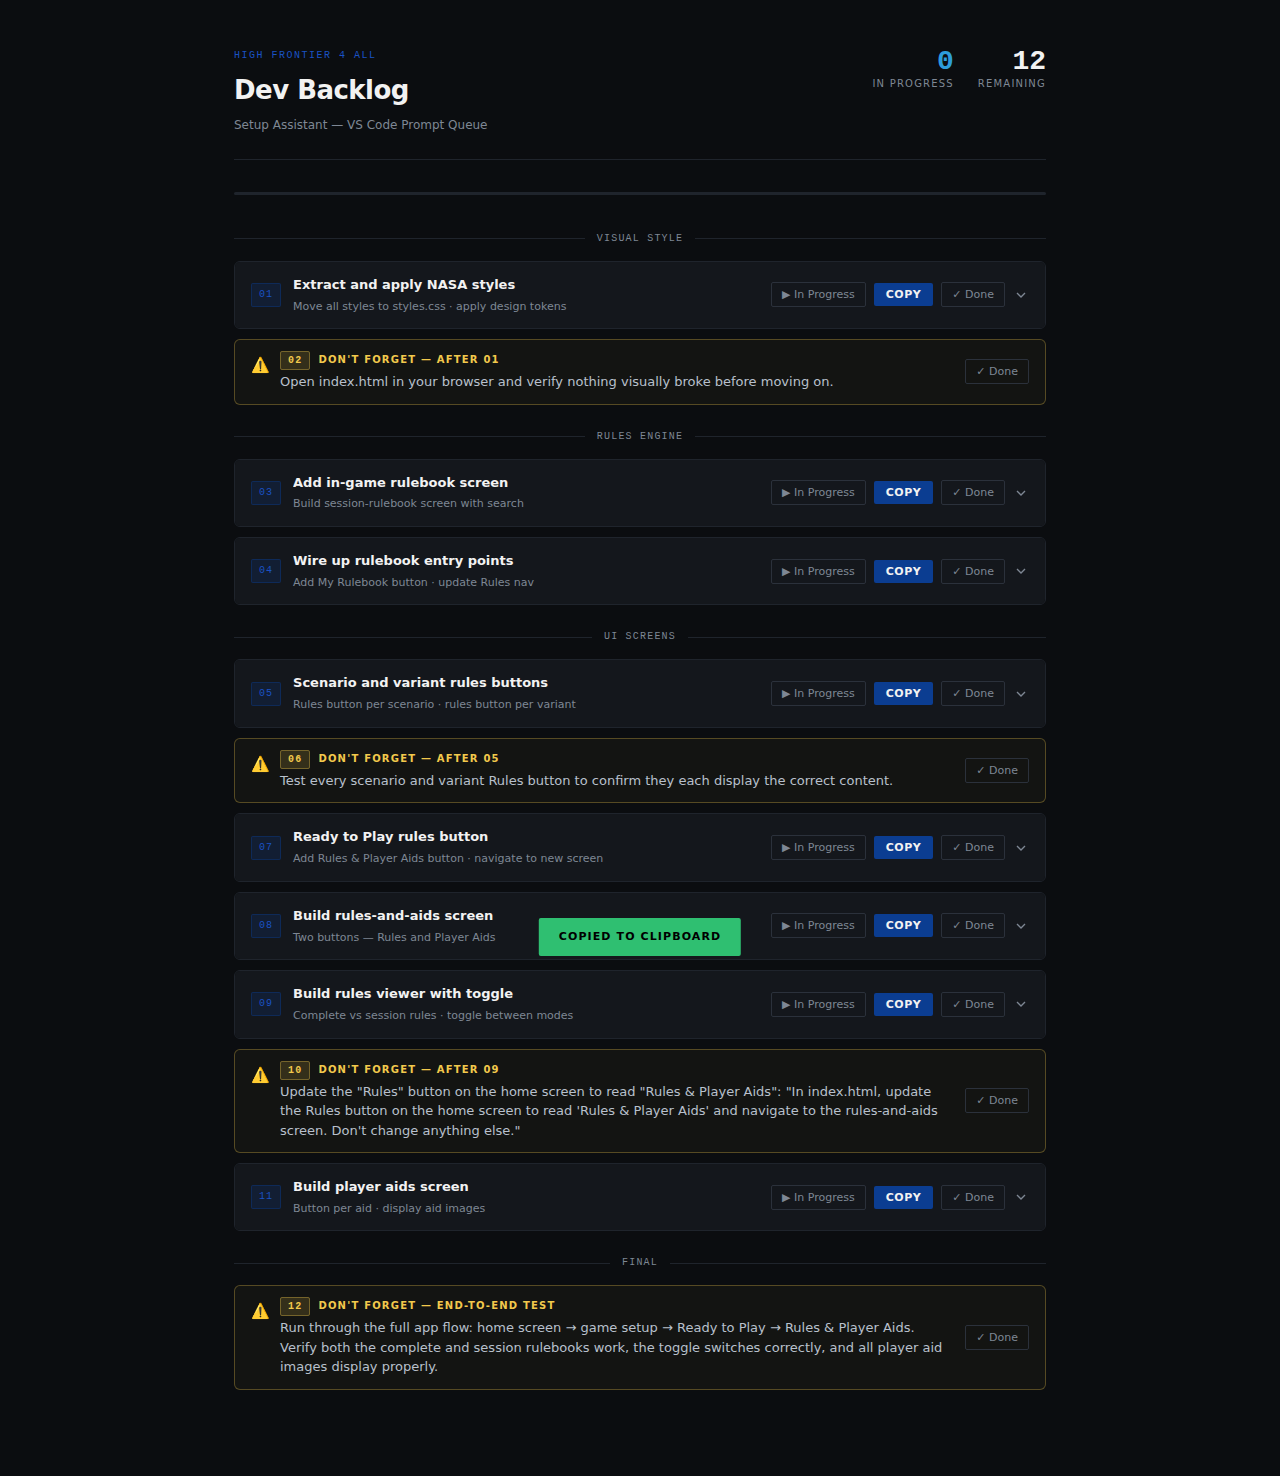
<file: backlog.html>
<!DOCTYPE html>
<html lang="en">
<head>
  <meta charset="UTF-8" />
  <meta name="viewport" content="width=device-width, initial-scale=1.0" />
  <title>HF4A — Dev Backlog</title>
  <style>
    :root {
      --bg-0: #0B0D10; --bg-1: #14171C; --bg-2: #1B2028;
      --text-0: #F2F2F2; --text-1: #B8C0CC; --text-2: #7E8794;
      --line-0: #1F242C; --line-1: #2B313B;
      --accent-blue: #0B3D91; --accent-blue-bright: #1a52c4;
      --ok: #2FBF71; --caution: #F2C94C; --inprogress: #2D9CDB;
      --font-ui: Inter, system-ui, -apple-system, sans-serif;
      --font-mono: "IBM Plex Mono", ui-monospace, Menlo, Consolas, monospace;
      --r-1: 2px; --r-2: 6px;
    }
    * { box-sizing: border-box; margin: 0; padding: 0; }
    html, body { height: 100%; background: var(--bg-0); color: var(--text-0); font-family: var(--font-ui); font-size: 14px; line-height: 1.6; -webkit-font-smoothing: antialiased; }
    .shell { max-width: 860px; margin: 0 auto; padding: 48px 24px 80px; }
    .header { display: flex; justify-content: space-between; align-items: flex-start; margin-bottom: 32px; padding-bottom: 24px; border-bottom: 1px solid var(--line-0); }
    .header__eyebrow { font-size: 10px; letter-spacing: 0.15em; text-transform: uppercase; color: var(--accent-blue-bright); margin-bottom: 6px; font-family: var(--font-mono); }
    .header__title { font-size: 26px; font-weight: 700; letter-spacing: -0.02em; }
    .header__sub { font-size: 12px; color: var(--text-2); margin-top: 4px; }
    .counters { display: flex; gap: 24px; align-items: flex-start; }
    .counter { text-align: right; }
    .counter__num { font-family: var(--font-mono); font-size: 28px; font-weight: 700; line-height: 1; }
    .counter__num--inprogress { color: var(--inprogress); }
    .counter__label { font-size: 10px; letter-spacing: 0.12em; text-transform: uppercase; color: var(--text-2); }
    .progress-bar { height: 3px; background: var(--line-0); border-radius: 2px; margin-bottom: 36px; overflow: hidden; display: flex; }
    .progress-bar__done { height: 100%; background: var(--ok); transition: width 400ms ease; }
    .progress-bar__inprogress { height: 100%; background: var(--inprogress); transition: width 400ms ease; }
    .item { margin-bottom: 10px; border-radius: var(--r-2); overflow: hidden; transition: all 200ms ease; }
    .item--done { opacity: 0.35; }
    .item--task { border: 1px solid var(--line-0); }
    .item--task.item--inprogress { border-color: rgba(45,156,219,0.5); box-shadow: 0 0 0 1px rgba(45,156,219,0.15); }
    .item--task .item__header { display: flex; align-items: center; justify-content: space-between; padding: 13px 16px; background: var(--bg-1); cursor: pointer; gap: 12px; user-select: none; }
    .item--task.item--inprogress .item__header { background: rgba(45,156,219,0.06); }
    .item__left { display: flex; align-items: center; gap: 12px; flex: 1; min-width: 0; }
    .item__num { font-family: var(--font-mono); font-size: 10px; color: var(--accent-blue-bright); letter-spacing: 0.1em; white-space: nowrap; background: rgba(11,61,145,0.2); border: 1px solid rgba(11,61,145,0.4); border-radius: var(--r-1); padding: 3px 7px; }
    .item--inprogress .item__num { color: var(--inprogress); background: rgba(45,156,219,0.15); border-color: rgba(45,156,219,0.4); }
    .item__title { font-size: 13px; font-weight: 600; white-space: nowrap; overflow: hidden; text-overflow: ellipsis; }
    .item__desc { font-size: 11px; color: var(--text-2); margin-top: 2px; }
    .item__actions { display: flex; align-items: center; gap: 8px; flex-shrink: 0; }
    .btn-copy { padding: 5px 12px; background: var(--accent-blue); color: var(--text-0); border: none; border-radius: var(--r-1); font-size: 11px; font-weight: 700; letter-spacing: 0.05em; text-transform: uppercase; cursor: pointer; font-family: inherit; transition: all 140ms ease; white-space: nowrap; }
    .btn-copy:hover { background: var(--accent-blue-bright); }
    .btn-copy.copied { background: var(--ok); color: #000; }
    .btn-inprogress { padding: 5px 10px; background: transparent; color: var(--text-2); border: 1px solid var(--line-1); border-radius: var(--r-1); font-size: 11px; cursor: pointer; font-family: inherit; transition: all 140ms ease; white-space: nowrap; }
    .btn-inprogress:hover { color: var(--inprogress); border-color: var(--inprogress); }
    .btn-inprogress.is-inprogress { color: var(--inprogress); border-color: var(--inprogress); background: rgba(45,156,219,0.1); }
    .btn-done { padding: 5px 10px; background: transparent; color: var(--text-2); border: 1px solid var(--line-1); border-radius: var(--r-1); font-size: 11px; cursor: pointer; font-family: inherit; transition: all 140ms ease; white-space: nowrap; }
    .btn-done.is-done { color: var(--ok); border-color: var(--ok); }
    .item__body { display: none; padding: 0 16px 16px; background: var(--bg-1); border-top: 1px solid var(--line-0); }
    .item--inprogress .item__body { background: rgba(45,156,219,0.04); }
    .item__body.open { display: block; }
    .prompt-box { margin-top: 14px; background: var(--bg-0); border: 1px solid var(--line-1); border-radius: var(--r-1); padding: 14px 16px; font-family: var(--font-mono); font-size: 12px; color: var(--text-1); line-height: 1.7; white-space: pre-wrap; }
    .chevron { width: 16px; height: 16px; color: var(--text-2); flex-shrink: 0; transition: transform 200ms ease; }
    .chevron.open { transform: rotate(180deg); }
    .item--warning { border: 1px solid rgba(242,201,76,0.3); background: rgba(242,201,76,0.04); }
    .item--warning.item--done { border-color: var(--line-0); background: transparent; }
    .item--warning .item__header { display: flex; align-items: flex-start; justify-content: space-between; gap: 12px; padding: 12px 16px; }
    .warning-left { display: flex; gap: 10px; align-items: flex-start; flex: 1; }
    .warning-icon { font-size: 15px; flex-shrink: 0; margin-top: 1px; }
    .warning-label { font-size: 10px; font-weight: 700; letter-spacing: 0.12em; text-transform: uppercase; color: var(--caution); margin-bottom: 3px; }
    .warning-num { font-family: var(--font-mono); font-size: 10px; color: var(--caution); background: rgba(242,201,76,0.15); border: 1px solid rgba(242,201,76,0.35); border-radius: var(--r-1); padding: 3px 7px; margin-right: 8px; }
    .warning-text { font-size: 13px; color: var(--text-1); line-height: 1.5; }
    .divider { display: flex; align-items: center; gap: 12px; margin: 24px 0 14px; }
    .divider__line { flex: 1; height: 1px; background: var(--line-0); }
    .divider__label { font-size: 10px; letter-spacing: 0.12em; text-transform: uppercase; color: var(--text-2); white-space: nowrap; font-family: var(--font-mono); }
    .toast { position: fixed; bottom: 24px; left: 50%; transform: translateX(-50%) translateY(80px); background: var(--ok); color: #000; font-size: 11px; font-weight: 700; letter-spacing: 0.1em; text-transform: uppercase; padding: 10px 20px; border-radius: var(--r-1); transition: transform 240ms cubic-bezier(0.2,0.8,0.2,1); pointer-events: none; z-index: 999; }
    .toast.show { transform: translateX(-50%) translateY(0); }
  </style>
</head>
<body>
<div class="shell">

  <div class="header">
    <div>
      <div class="header__eyebrow">High Frontier 4 All</div>
      <div class="header__title">Dev Backlog</div>
      <div class="header__sub">Setup Assistant — VS Code Prompt Queue</div>
    </div>
    <div class="counters">
      <div class="counter">
        <div class="counter__num counter__num--inprogress" id="inprogress-count">0</div>
        <div class="counter__label">In Progress</div>
      </div>
      <div class="counter">
        <div class="counter__num" id="remaining-count">12</div>
        <div class="counter__label">Remaining</div>
      </div>
    </div>
  </div>

  <div class="progress-bar">
    <div class="progress-bar__done" id="progress-done" style="width:0%"></div>
    <div class="progress-bar__inprogress" id="progress-inprogress" style="width:0%"></div>
  </div>

  <div class="divider"><div class="divider__line"></div><div class="divider__label">Visual Style</div><div class="divider__line"></div></div>

  <div class="item item--task" id="item-1">
    <div class="item__header" onclick="toggleItem(1)">
      <div class="item__left"><span class="item__num">01</span><div><div class="item__title">Extract and apply NASA styles</div><div class="item__desc">Move all styles to styles.css · apply design tokens</div></div></div>
      <div class="item__actions">
        <button class="btn-inprogress" onclick="markInProgress(event,1)">▶ In Progress</button>
        <button class="btn-copy" onclick="copyPrompt(event,1)">Copy</button>
        <button class="btn-done" onclick="markDone(event,1)">✓ Done</button>
        <svg class="chevron" id="chevron-1" viewBox="0 0 24 24" fill="none" stroke="currentColor" stroke-width="2"><polyline points="6 9 12 15 18 9"/></svg>
      </div>
    </div>
    <div class="item__body" id="body-1"><div class="prompt-box" id="prompt-1">Move all inline styles and any &lt;style&gt; blocks from index.html into the existing styles.css file. Then ensure &lt;link rel='stylesheet' href='styles.css'&gt; is in the head of index.html and remove the style blocks. Once moved, rewrite styles.css to use the NASA-inspired design tokens already defined in the file — map all existing class names and component styles to the CSS variables for color, spacing, typography, and shape. Don't change any visual logic or app functionality.</div></div>
  </div>

  <div class="item item--warning" id="item-2">
    <div class="item__header">
      <div class="warning-left"><span class="warning-icon">⚠️</span><div><div class="warning-label"><span class="warning-num">02</span>Don't Forget — After 01</div><div class="warning-text">Open index.html in your browser and verify nothing visually broke before moving on.</div></div></div>
      <button class="btn-done" onclick="markDone(event,2)" style="flex-shrink:0;align-self:center;">✓ Done</button>
    </div>
  </div>

  <div class="divider"><div class="divider__line"></div><div class="divider__label">Rules Engine</div><div class="divider__line"></div></div>

  <div class="item item--task" id="item-3">
    <div class="item__header" onclick="toggleItem(3)">
      <div class="item__left"><span class="item__num">03</span><div><div class="item__title">Add in-game rulebook screen</div><div class="item__desc">Build session-rulebook screen with search</div></div></div>
      <div class="item__actions">
        <button class="btn-inprogress" onclick="markInProgress(event,3)">▶ In Progress</button>
        <button class="btn-copy" onclick="copyPrompt(event,3)">Copy</button>
        <button class="btn-done" onclick="markDone(event,3)">✓ Done</button>
        <svg class="chevron" id="chevron-3" viewBox="0 0 24 24" fill="none" stroke="currentColor" stroke-width="2"><polyline points="6 9 12 15 18 9"/></svg>
      </div>
    </div>
    <div class="item__body" id="body-3"><div class="prompt-box" id="prompt-3">In index.html, create a new screen called "session-rulebook". It should call buildSessionRulebook() using the actual current game session config and display the filtered rules organized by section. Each rule should show its title and text. Include a search bar that filters rules by keyword. At the top show a banner displaying the active modules, scenario, and variants. Include a Back button. Match the existing visual style. Don't change anything else.</div></div>
  </div>

  <div class="item item--task" id="item-4">
    <div class="item__header" onclick="toggleItem(4)">
      <div class="item__left"><span class="item__num">04</span><div><div class="item__title">Wire up rulebook entry points</div><div class="item__desc">Add My Rulebook button · update Rules nav</div></div></div>
      <div class="item__actions">
        <button class="btn-inprogress" onclick="markInProgress(event,4)">▶ In Progress</button>
        <button class="btn-copy" onclick="copyPrompt(event,4)">Copy</button>
        <button class="btn-done" onclick="markDone(event,4)">✓ Done</button>
        <svg class="chevron" id="chevron-4" viewBox="0 0 24 24" fill="none" stroke="currentColor" stroke-width="2"><polyline points="6 9 12 15 18 9"/></svg>
      </div>
    </div>
    <div class="item__body" id="body-4"><div class="prompt-box" id="prompt-4">In index.html, add a "My Rulebook" button to the in-game screen that navigates to the session-rulebook screen. Also update the existing "Rules" button on the home screen to navigate to the same screen but call buildSessionRulebook() with all modules and no filters so it shows the complete unfiltered rulebook. Don't change anything else.</div></div>
  </div>

  <div class="divider"><div class="divider__line"></div><div class="divider__label">UI Screens</div><div class="divider__line"></div></div>

  <div class="item item--task" id="item-5">
    <div class="item__header" onclick="toggleItem(5)">
      <div class="item__left"><span class="item__num">05</span><div><div class="item__title">Scenario and variant rules buttons</div><div class="item__desc">Rules button per scenario · rules button per variant</div></div></div>
      <div class="item__actions">
        <button class="btn-inprogress" onclick="markInProgress(event,5)">▶ In Progress</button>
        <button class="btn-copy" onclick="copyPrompt(event,5)">Copy</button>
        <button class="btn-done" onclick="markDone(event,5)">✓ Done</button>
        <svg class="chevron" id="chevron-5" viewBox="0 0 24 24" fill="none" stroke="currentColor" stroke-width="2"><polyline points="6 9 12 15 18 9"/></svg>
      </div>
    </div>
    <div class="item__body" id="body-5"><div class="prompt-box" id="prompt-5">In index.html, on the scenarios page, add a "Rules" button next to each scenario. On the variants page, add a "Rules" button next to each variant toggle. Each button should open a modal or new screen showing the complete rules for that specific scenario or variant. Match the existing visual style. Don't change anything else.</div></div>
  </div>

  <div class="item item--warning" id="item-6">
    <div class="item__header">
      <div class="warning-left"><span class="warning-icon">⚠️</span><div><div class="warning-label"><span class="warning-num">06</span>Don't Forget — After 05</div><div class="warning-text">Test every scenario and variant Rules button to confirm they each display the correct content.</div></div></div>
      <button class="btn-done" onclick="markDone(event,6)" style="flex-shrink:0;align-self:center;">✓ Done</button>
    </div>
  </div>

  <div class="item item--task" id="item-7">
    <div class="item__header" onclick="toggleItem(7)">
      <div class="item__left"><span class="item__num">07</span><div><div class="item__title">Ready to Play rules button</div><div class="item__desc">Add Rules & Player Aids button · navigate to new screen</div></div></div>
      <div class="item__actions">
        <button class="btn-inprogress" onclick="markInProgress(event,7)">▶ In Progress</button>
        <button class="btn-copy" onclick="copyPrompt(event,7)">Copy</button>
        <button class="btn-done" onclick="markDone(event,7)">✓ Done</button>
        <svg class="chevron" id="chevron-7" viewBox="0 0 24 24" fill="none" stroke="currentColor" stroke-width="2"><polyline points="6 9 12 15 18 9"/></svg>
      </div>
    </div>
    <div class="item__body" id="body-7"><div class="prompt-box" id="prompt-7">In index.html, on the Ready to Play screen, add a "Rules & Player Aids" button. When tapped it should navigate to a new screen called "rules-and-aids". Don't build that screen yet. Don't change anything else.</div></div>
  </div>

  <div class="item item--task" id="item-8">
    <div class="item__header" onclick="toggleItem(8)">
      <div class="item__left"><span class="item__num">08</span><div><div class="item__title">Build rules-and-aids screen</div><div class="item__desc">Two buttons — Rules and Player Aids</div></div></div>
      <div class="item__actions">
        <button class="btn-inprogress" onclick="markInProgress(event,8)">▶ In Progress</button>
        <button class="btn-copy" onclick="copyPrompt(event,8)">Copy</button>
        <button class="btn-done" onclick="markDone(event,8)">✓ Done</button>
        <svg class="chevron" id="chevron-8" viewBox="0 0 24 24" fill="none" stroke="currentColor" stroke-width="2"><polyline points="6 9 12 15 18 9"/></svg>
      </div>
    </div>
    <div class="item__body" id="body-8"><div class="prompt-box" id="prompt-8">In index.html, create the "rules-and-aids" screen. It should have two buttons: "Rules" and "Player Aids". Include a Back button. Match the existing visual style. Don't change anything else.</div></div>
  </div>

  <div class="item item--task" id="item-9">
    <div class="item__header" onclick="toggleItem(9)">
      <div class="item__left"><span class="item__num">09</span><div><div class="item__title">Build rules viewer with toggle</div><div class="item__desc">Complete vs session rules · toggle between modes</div></div></div>
      <div class="item__actions">
        <button class="btn-inprogress" onclick="markInProgress(event,9)">▶ In Progress</button>
        <button class="btn-copy" onclick="copyPrompt(event,9)">Copy</button>
        <button class="btn-done" onclick="markDone(event,9)">✓ Done</button>
        <svg class="chevron" id="chevron-9" viewBox="0 0 24 24" fill="none" stroke="currentColor" stroke-width="2"><polyline points="6 9 12 15 18 9"/></svg>
      </div>
    </div>
    <div class="item__body" id="body-9"><div class="prompt-box" id="prompt-9">In index.html, when the "Rules" button is tapped on the rules-and-aids screen, navigate to a rules viewer screen. At the top show a header that states either "Complete Game Rules" or "Session Rules" depending on how it was accessed. Include a toggle that lets the player switch between the two modes. The session rules version should call buildSessionRulebook() with the current game config. The complete rules version should show all rules unfiltered. Include a Back button. Don't change anything else.</div></div>
  </div>

  <div class="item item--warning" id="item-10">
    <div class="item__header">
      <div class="warning-left"><span class="warning-icon">⚠️</span><div><div class="warning-label"><span class="warning-num">10</span>Don't Forget — After 09</div><div class="warning-text">Update the "Rules" button on the home screen to read "Rules & Player Aids": "In index.html, update the Rules button on the home screen to read 'Rules & Player Aids' and navigate to the rules-and-aids screen. Don't change anything else."</div></div></div>
      <button class="btn-done" onclick="markDone(event,10)" style="flex-shrink:0;align-self:center;">✓ Done</button>
    </div>
  </div>

  <div class="item item--task" id="item-11">
    <div class="item__header" onclick="toggleItem(11)">
      <div class="item__left"><span class="item__num">11</span><div><div class="item__title">Build player aids screen</div><div class="item__desc">Button per aid · display aid images</div></div></div>
      <div class="item__actions">
        <button class="btn-inprogress" onclick="markInProgress(event,11)">▶ In Progress</button>
        <button class="btn-copy" onclick="copyPrompt(event,11)">Copy</button>
        <button class="btn-done" onclick="markDone(event,11)">✓ Done</button>
        <svg class="chevron" id="chevron-11" viewBox="0 0 24 24" fill="none" stroke="currentColor" stroke-width="2"><polyline points="6 9 12 15 18 9"/></svg>
      </div>
    </div>
    <div class="item__body" id="body-11"><div class="prompt-box" id="prompt-11">In index.html, when the "Player Aids" button is tapped on the rules-and-aids screen, navigate to a new player-aids screen. It should show a button for each player aid. Each button navigates to a screen that displays the appropriate player aid image from the images folder. Include a Back button on each screen. Match the existing visual style. Don't change anything else.</div></div>
  </div>

  <div class="divider"><div class="divider__line"></div><div class="divider__label">Final</div><div class="divider__line"></div></div>

  <div class="item item--warning" id="item-12">
    <div class="item__header">
      <div class="warning-left"><span class="warning-icon">⚠️</span><div><div class="warning-label"><span class="warning-num">12</span>Don't Forget — End-to-End Test</div><div class="warning-text">Run through the full app flow: home screen → game setup → Ready to Play → Rules & Player Aids. Verify both the complete and session rulebooks work, the toggle switches correctly, and all player aid images display properly.</div></div></div>
      <button class="btn-done" onclick="markDone(event,12)" style="flex-shrink:0;align-self:center;">✓ Done</button>
    </div>
  </div>

</div>
<div class="toast" id="toast">Copied to clipboard</div>

<script>
  const TOTAL = 12;
  const done = new Set();
  const inprogress = new Set();

  try {
    const saved = localStorage.getItem('hf4a-backlog-v3');
    if (saved) {
      const state = JSON.parse(saved);
      (state.done || []).forEach(id => done.add(id));
      (state.inprogress || []).forEach(id => inprogress.add(id));
    }
  } catch(e) {}

  function save() {
    try { localStorage.setItem('hf4a-backlog-v3', JSON.stringify({ done: [...done], inprogress: [...inprogress] })); } catch(e) {}
  }

  function updateProgress() {
    const remaining = TOTAL - done.size;
    document.getElementById('remaining-count').textContent = remaining;
    document.getElementById('inprogress-count').textContent = inprogress.size;
    document.getElementById('progress-done').style.width = Math.round((done.size / TOTAL) * 100) + '%';
    document.getElementById('progress-inprogress').style.width = Math.round((inprogress.size / TOTAL) * 100) + '%';
  }

  function toggleItem(id) {
    const body = document.getElementById('body-' + id);
    const chevron = document.getElementById('chevron-' + id);
    if (body) body.classList.toggle('open');
    if (chevron) chevron.classList.toggle('open');
  }

  function markInProgress(e, id) {
    e.stopPropagation();
    const item = document.getElementById('item-' + id);
    const btn = e.currentTarget;
    if (inprogress.has(id)) {
      inprogress.delete(id);
      item.classList.remove('item--inprogress');
      btn.classList.remove('is-inprogress');
      btn.textContent = '▶ In Progress';
    } else {
      inprogress.add(id);
      item.classList.add('item--inprogress');
      btn.classList.add('is-inprogress');
      btn.textContent = '▶ Active';
      const body = document.getElementById('body-' + id);
      const chevron = document.getElementById('chevron-' + id);
      if (body) body.classList.add('open');
      if (chevron) chevron.classList.add('open');
    }
    save(); updateProgress();
  }

  function markDone(e, id) {
    e.stopPropagation();
    const item = document.getElementById('item-' + id);
    const btn = e.currentTarget;
    if (done.has(id)) {
      done.delete(id);
      item.classList.remove('item--done');
      btn.classList.remove('is-done');
    } else {
      done.add(id);
      inprogress.delete(id);
      item.classList.add('item--done');
      item.classList.remove('item--inprogress');
      btn.classList.add('is-done');
      const ipBtn = item.querySelector('.btn-inprogress');
      if (ipBtn) { ipBtn.classList.remove('is-inprogress'); ipBtn.textContent = '▶ In Progress'; }
      const body = document.getElementById('body-' + id);
      const chevron = document.getElementById('chevron-' + id);
      if (body) body.classList.remove('open');
      if (chevron) chevron.classList.remove('open');
    }
    save(); updateProgress();
  }

  function copyPrompt(e, id) {
    e.stopPropagation();
    navigator.clipboard.writeText(document.getElementById('prompt-' + id).innerText).then(() => {
      const btn = e.currentTarget;
      btn.textContent = '✓ Copied';
      btn.classList.add('copied');
      showToast();
      setTimeout(() => { btn.textContent = 'Copy'; btn.classList.remove('copied'); }, 2000);
    });
  }

  function showToast() {
    const t = document.getElementById('toast');
    t.classList.add('show');
    setTimeout(() => t.classList.remove('show'), 2000);
  }

  done.forEach(id => {
    const item = document.getElementById('item-' + id);
    const btn = item ? item.querySelector('.btn-done') : null;
    if (item) item.classList.add('item--done');
    if (btn) btn.classList.add('is-done');
  });
  inprogress.forEach(id => {
    const item = document.getElementById('item-' + id);
    const btn = item ? item.querySelector('.btn-inprogress') : null;
    if (item) item.classList.add('item--inprogress');
    if (btn) { btn.classList.add('is-inprogress'); btn.textContent = '▶ Active'; }
    const body = document.getElementById('body-' + id);
    const chevron = document.getElementById('chevron-' + id);
    if (body) body.classList.add('open');
    if (chevron) chevron.classList.add('open');
  });
  updateProgress();
</script>
</body>
</html>
</file>
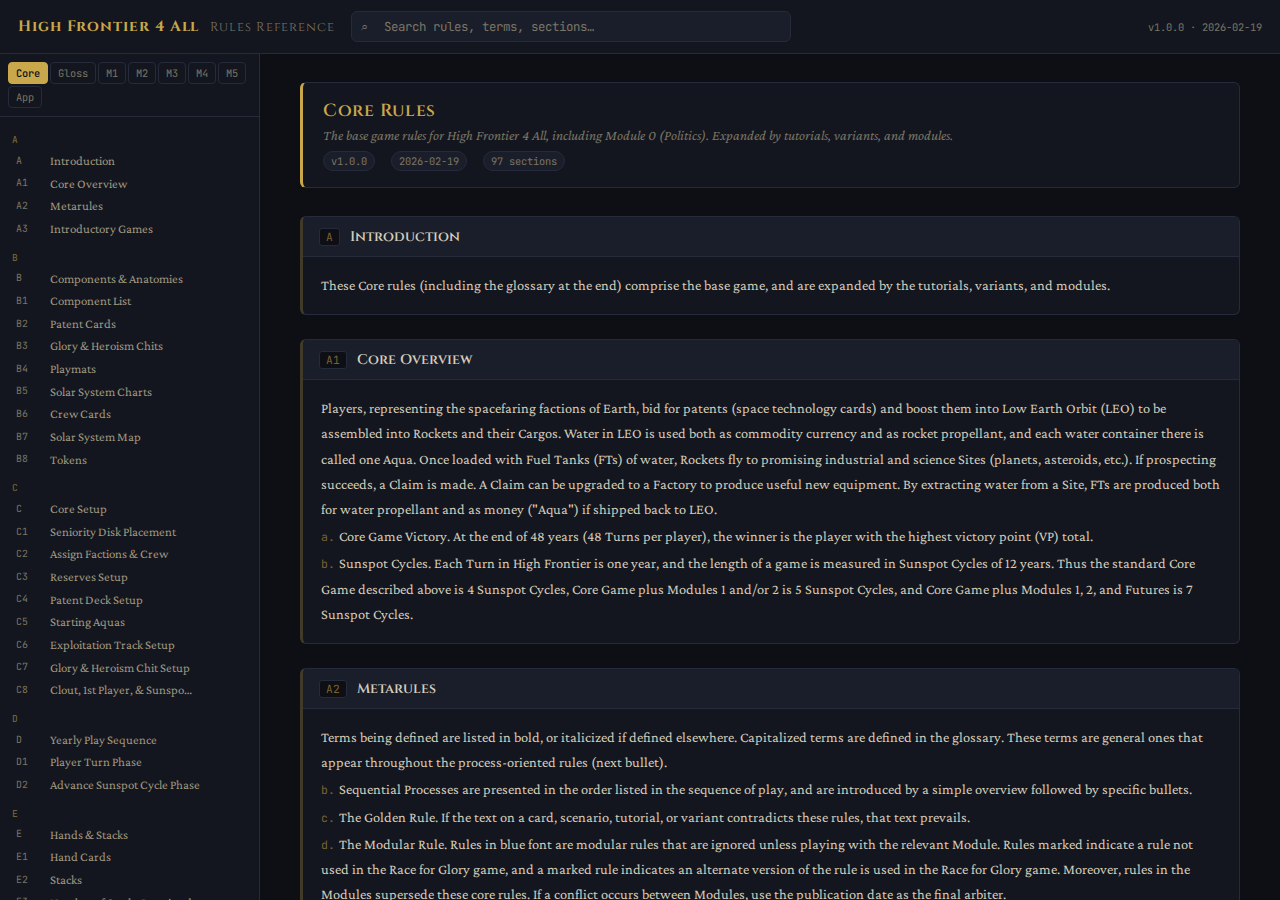
<file: rules.html>
<!DOCTYPE html>
<html lang="en">
<head>
<meta charset="UTF-8">
<meta name="viewport" content="width=device-width, initial-scale=1.0">
<title>High Frontier 4 All — Rules Reference</title>
<link rel="preconnect" href="https://fonts.googleapis.com">
<link href="https://fonts.googleapis.com/css2?family=Cinzel:wght@400;600;700&family=Crimson+Pro:ital,wght@0,300;0,400;0,600;1,300;1,400&family=JetBrains+Mono:wght@400;500&display=swap" rel="stylesheet">
<style>
  :root {
    --bg:       #0d0f14;
    --surface:  #13161e;
    --raised:   #1a1e2a;
    --border:   #252b3b;
    --gold:     #c9a84c;
    --gold-dim: #7a6230;
    --amber:    #e8913a;
    --blue:     #4a8fd4;
    --green:    #5aad7a;
    --purple:   #9b72cf;
    --red:      #d45a5a;
    --text:     #d4ccbb;
    --text-dim: #7a7565;
    --text-mid: #a09880;
    --nav-w:    260px;
    --hdr-h:    54px;
  }

  *, *::before, *::after { box-sizing: border-box; margin: 0; padding: 0; }

  body {
    font-family: 'Crimson Pro', Georgia, serif;
    background: var(--bg);
    color: var(--text);
    height: 100vh;
    overflow: hidden;
    display: flex;
    flex-direction: column;
  }

  /* ── HEADER ─────────────────────────────────────── */
  header {
    height: var(--hdr-h);
    background: var(--surface);
    border-bottom: 1px solid var(--border);
    display: flex;
    align-items: center;
    padding: 0 18px;
    gap: 16px;
    flex-shrink: 0;
    position: relative;
    z-index: 20;
  }
  .logo {
    font-family: 'Cinzel', serif;
    font-size: 0.95rem;
    font-weight: 700;
    color: var(--gold);
    letter-spacing: .06em;
    white-space: nowrap;
  }
  .logo span { color: var(--text-dim); font-weight: 400; font-size: 0.8rem; margin-left: 6px; }

  .search-wrap {
    flex: 1;
    max-width: 440px;
    position: relative;
  }
  #search {
    width: 100%;
    background: var(--raised);
    border: 1px solid var(--border);
    border-radius: 6px;
    color: var(--text);
    font-family: 'JetBrains Mono', monospace;
    font-size: 0.78rem;
    padding: 6px 10px 6px 32px;
    outline: none;
    transition: border-color .15s;
  }
  #search:focus { border-color: var(--gold-dim); }
  #search::placeholder { color: var(--text-dim); }
  .search-icon {
    position: absolute;
    left: 10px;
    top: 50%;
    transform: translateY(-50%);
    color: var(--text-dim);
    font-size: 0.8rem;
    pointer-events: none;
  }
  #search-count {
    position: absolute;
    right: 10px;
    top: 50%;
    transform: translateY(-50%);
    font-family: 'JetBrains Mono', monospace;
    font-size: 0.68rem;
    color: var(--text-dim);
  }

  .version-badge {
    font-family: 'JetBrains Mono', monospace;
    font-size: 0.65rem;
    color: var(--text-dim);
    white-space: nowrap;
    margin-left: auto;
  }

  /* ── LAYOUT ──────────────────────────────────────── */
  .layout {
    display: flex;
    flex: 1;
    overflow: hidden;
  }

  /* ── SIDEBAR ─────────────────────────────────────── */
  nav {
    width: var(--nav-w);
    min-width: var(--nav-w);
    background: var(--surface);
    border-right: 1px solid var(--border);
    display: flex;
    flex-direction: column;
    overflow: hidden;
  }

  .module-tabs {
    display: flex;
    flex-wrap: wrap;
    gap: 2px;
    padding: 8px;
    border-bottom: 1px solid var(--border);
    flex-shrink: 0;
  }
  .tab-btn {
    font-family: 'JetBrains Mono', monospace;
    font-size: 0.65rem;
    padding: 3px 7px;
    border-radius: 4px;
    border: 1px solid var(--border);
    background: transparent;
    color: var(--text-dim);
    cursor: pointer;
    transition: all .12s;
    white-space: nowrap;
  }
  .tab-btn:hover { color: var(--text); border-color: var(--text-dim); }
  .tab-btn.active { background: var(--gold); color: var(--bg); border-color: var(--gold); font-weight: 500; }

  .nav-list {
    flex: 1;
    overflow-y: auto;
    padding: 6px 0 12px;
  }
  .nav-group-label {
    font-family: 'JetBrains Mono', monospace;
    font-size: 0.6rem;
    font-weight: 500;
    letter-spacing: .1em;
    text-transform: uppercase;
    color: var(--text-dim);
    padding: 10px 12px 4px;
  }
  .nav-item {
    display: flex;
    align-items: center;
    gap: 6px;
    padding: 3px 12px 3px 14px;
    font-size: 0.8rem;
    color: var(--text-mid);
    cursor: pointer;
    border-left: 2px solid transparent;
    transition: all .1s;
    line-height: 1.3;
  }
  .nav-item:hover { color: var(--text); background: var(--raised); border-left-color: var(--gold-dim); }
  .nav-item.active { color: var(--gold); border-left-color: var(--gold); background: var(--raised); }
  .nav-id {
    font-family: 'JetBrains Mono', monospace;
    font-size: 0.62rem;
    color: var(--text-dim);
    flex-shrink: 0;
    min-width: 28px;
  }
  .nav-item.active .nav-id { color: var(--gold-dim); }

  ::-webkit-scrollbar { width: 4px; height: 4px; }
  ::-webkit-scrollbar-track { background: transparent; }
  ::-webkit-scrollbar-thumb { background: var(--border); border-radius: 2px; }

  /* ── MAIN CONTENT ────────────────────────────────── */
  main {
    flex: 1;
    overflow-y: auto;
    padding: 28px 40px 60px;
  }

  /* Module header banner */
  .module-banner {
    margin-bottom: 28px;
    padding: 16px 20px;
    background: var(--surface);
    border: 1px solid var(--border);
    border-left: 3px solid var(--gold);
    border-radius: 6px;
  }
  .module-banner h1 {
    font-family: 'Cinzel', serif;
    font-size: 1.1rem;
    color: var(--gold);
    font-weight: 600;
    letter-spacing: .04em;
  }
  .module-banner p {
    font-size: 0.88rem;
    color: var(--text-dim);
    margin-top: 4px;
    font-style: italic;
  }
  .module-meta {
    display: flex;
    gap: 16px;
    margin-top: 8px;
    flex-wrap: wrap;
  }
  .module-meta span {
    font-family: 'JetBrains Mono', monospace;
    font-size: 0.65rem;
    color: var(--text-dim);
    background: var(--raised);
    padding: 2px 7px;
    border-radius: 10px;
    border: 1px solid var(--border);
  }

  /* Content sections */
  .content-section {
    margin-bottom: 24px;
    scroll-margin-top: 16px;
  }

  .section-card {
    background: var(--surface);
    border: 1px solid var(--border);
    border-radius: 6px;
    overflow: hidden;
  }
  .section-card.highlight {
    border-color: var(--gold-dim);
  }

  .section-head {
    display: flex;
    align-items: center;
    gap: 10px;
    padding: 10px 16px;
    background: var(--raised);
    border-bottom: 1px solid var(--border);
    flex-wrap: wrap;
  }
  .section-id {
    font-family: 'JetBrains Mono', monospace;
    font-size: 0.7rem;
    color: var(--gold-dim);
    background: var(--bg);
    padding: 1px 6px;
    border-radius: 3px;
    border: 1px solid var(--border);
    flex-shrink: 0;
  }
  .section-title {
    font-family: 'Cinzel', serif;
    font-size: 0.88rem;
    color: var(--text);
    font-weight: 600;
    flex: 1;
  }
  .type-badge {
    font-family: 'JetBrains Mono', monospace;
    font-size: 0.6rem;
    padding: 2px 7px;
    border-radius: 10px;
    border: 1px solid;
    white-space: nowrap;
  }
  .badge-variant   { color: var(--blue);   border-color: var(--blue);   background: #4a8fd410; }
  .badge-scenario  { color: var(--green);  border-color: var(--green);  background: #5aad7a10; }
  .badge-optional  { color: var(--purple); border-color: var(--purple); background: #9b72cf10; }

  .section-body {
    padding: 14px 18px;
    font-size: 0.9rem;
    line-height: 1.75;
    color: var(--text);
  }
  .section-body p { margin-bottom: 0.6em; }

  /* Text formatting within sections */
  .rule-line {
    display: block;
    margin: 2px 0;
  }
  .rule-line.sub-a { padding-left: 0; }
  .rule-line.sub-bullet { padding-left: 1.4em; color: var(--text-mid); }
  .rule-label {
    font-family: 'JetBrains Mono', monospace;
    font-size: 0.72rem;
    color: var(--gold-dim);
    margin-right: 4px;
  }
  .example-block {
    margin: 8px 0;
    padding: 8px 12px;
    background: var(--bg);
    border-left: 2px solid var(--blue);
    border-radius: 0 4px 4px 0;
    font-size: 0.83rem;
    color: #8ab4d8;
    font-style: italic;
  }
  .example-block .ex-label {
    font-family: 'JetBrains Mono', monospace;
    font-style: normal;
    font-size: 0.68rem;
    color: var(--blue);
    font-weight: 500;
    display: block;
    margin-bottom: 2px;
  }

  /* Glossary specific */
  .gloss-entry {
    display: grid;
    grid-template-columns: minmax(160px, 220px) 1fr;
    gap: 0;
    border-bottom: 1px solid var(--border);
  }
  .gloss-entry:last-child { border-bottom: none; }
  .gloss-term {
    padding: 10px 14px;
    font-family: 'Cinzel', serif;
    font-size: 0.82rem;
    color: var(--gold);
    font-weight: 600;
    background: var(--raised);
    border-right: 1px solid var(--border);
    display: flex;
    align-items: flex-start;
    line-height: 1.4;
  }
  .gloss-def {
    padding: 10px 16px;
    font-size: 0.85rem;
    line-height: 1.65;
    color: var(--text);
  }

  /* Page view (m1-m4) */
  .page-view {
    margin-bottom: 24px;
    scroll-margin-top: 16px;
  }
  .page-label {
    font-family: 'JetBrains Mono', monospace;
    font-size: 0.65rem;
    color: var(--text-dim);
    margin-bottom: 6px;
    padding-left: 2px;
  }
  .page-card {
    background: var(--surface);
    border: 1px solid var(--border);
    border-radius: 6px;
    padding: 14px 18px;
    font-size: 0.87rem;
    line-height: 1.7;
    white-space: pre-wrap;
    font-family: 'Crimson Pro', serif;
    color: var(--text);
  }
  .page-card.empty {
    color: var(--text-dim);
    font-style: italic;
    font-size: 0.8rem;
  }

  /* Search results */
  .search-hit { background: #c9a84c28; border-radius: 2px; }

  /* Empty / loading states */
  .empty-state {
    text-align: center;
    padding: 60px 20px;
    color: var(--text-dim);
    font-style: italic;
  }
  .empty-state .big { font-size: 2rem; margin-bottom: 8px; }

  /* Author tag in appendix */
  .section-author {
    font-size: 0.75rem;
    color: var(--text-dim);
    font-style: italic;
    margin-left: auto;
  }

  /* Responsive */
  @media (max-width: 700px) {
    nav { width: 200px; min-width: 200px; }
    main { padding: 16px 16px 40px; }
  }
</style>
</head>
<body>

<header>
  <div class="logo">High Frontier 4 All <span>Rules Reference</span></div>
  <div class="search-wrap">
    <span class="search-icon">⌕</span>
    <input id="search" type="text" placeholder="Search rules, terms, sections…" autocomplete="off">
    <span id="search-count"></span>
  </div>
  <div class="version-badge" id="version-info">Loading…</div>
</header>

<div class="layout">
  <nav>
    <div class="module-tabs" id="module-tabs"></div>
    <div class="nav-list" id="nav-list"></div>
  </nav>
  <main id="main-content">
    <div class="empty-state"><div class="big">⚙</div>Loading rules…</div>
  </main>
</div>

<script>
// ── DATA REGISTRY ─────────────────────────────────────────────────────────────
const MODULES = [
  { key: 'core_rules',       label: 'Core',   file: 'rules/core_rules.json',       color: '#c9a84c' },
  { key: 'glossary',         label: 'Gloss',  file: 'rules/glossary.json',         color: '#9b72cf' },
  { key: 'm1_terawatt',      label: 'M1',     file: 'rules/m1_terawatt.json',      color: '#4a8fd4' },
  { key: 'm2_colonization',  label: 'M2',     file: 'rules/m2_colonization.json',  color: '#5aad7a' },
  { key: 'm3_conflict',      label: 'M3',     file: 'rules/m3_conflict.json',      color: '#d45a5a' },
  { key: 'm4_exodus',        label: 'M4',     file: 'rules/m4_exodus.json',        color: '#e8913a' },
  { key: 'm5_economy',       label: 'M5',     file: 'rules/m5_economy.json',       color: '#c9a84c' },
  { key: 'appendix',         label: 'App',    file: 'rules/appendix.json',         color: '#5aad7a' },
];

// Cache loaded data
const cache = {};
let currentKey = 'core_rules';
let searchTimer = null;

// ── INIT ──────────────────────────────────────────────────────────────────────
function init() {
  buildTabs();
  loadModule('core_rules');

  document.getElementById('search').addEventListener('input', e => {
    clearTimeout(searchTimer);
    searchTimer = setTimeout(() => applySearch(e.target.value.trim()), 180);
  });
}

// ── TABS ──────────────────────────────────────────────────────────────────────
function buildTabs() {
  const container = document.getElementById('module-tabs');
  MODULES.forEach(m => {
    const btn = document.createElement('button');
    btn.className = 'tab-btn';
    btn.textContent = m.label;
    btn.dataset.key = m.key;
    btn.style.setProperty('--c', m.color);
    btn.addEventListener('click', () => loadModule(m.key));
    container.appendChild(btn);
  });
}

function setActiveTab(key) {
  document.querySelectorAll('.tab-btn').forEach(b => {
    b.classList.toggle('active', b.dataset.key === key);
  });
}

// ── LOAD MODULE ───────────────────────────────────────────────────────────────
async function loadModule(key) {
  currentKey = key;
  setActiveTab(key);
  document.getElementById('search').value = '';
  document.getElementById('search-count').textContent = '';

  const mod = MODULES.find(m => m.key === key);
  if (!mod) return;

  // Show loading
  document.getElementById('main-content').innerHTML =
    '<div class="empty-state"><div class="big">⌛</div>Loading…</div>';
  document.getElementById('nav-list').innerHTML = '';

  let data;
  if (cache[key]) {
    data = cache[key];
  } else {
    try {
      const res = await fetch(mod.file);
      data = await res.json();
      cache[key] = data;
    } catch(e) {
      document.getElementById('main-content').innerHTML =
        `<div class="empty-state"><div class="big">✗</div>Could not load ${mod.file}<br><small>Make sure the JSON files are in the same directory as this HTML file.</small></div>`;
      return;
    }
  }

  // Update version badge
  document.getElementById('version-info').textContent =
    `v${data.version || '?'} · ${data.last_updated || ''}`;

  // Render based on structure type
  if (key === 'glossary') {
    renderGlossary(data, mod);
  } else if (data.sections) {
    renderSections(data, mod);
  } else if (data.pages) {
    renderPages(data, mod);
  }
}

// ── RENDER: SECTIONS (core_rules, m5, appendix) ───────────────────────────────
function renderSections(data, mod) {
  const nav = document.getElementById('nav-list');
  const main = document.getElementById('main-content');

  // Determine top-level vs sub-sections for nav grouping (core_rules has A, A1, A2 etc.)
  const sections = data.sections;

  // Group nav by top-level letter/prefix
  let currentGroup = null;
  let navHTML = '';
  sections.forEach(s => {
    const isTop = /^[A-Z][0-9]?$/.test(s.id) || /^[A-Z][0-9]{0,1}$/.test(s.id);
    // For appendix: group by type
    if (s.type) {
      const groupName = { variant: '🎲 Variants', scenario: '🚀 Scenarios', optional_rule: '⚙️ Optional Rules' }[s.type] || '';
      if (groupName !== currentGroup) {
        currentGroup = groupName;
        navHTML += `<div class="nav-group-label">${groupName}</div>`;
      }
    } else {
      // Group by first letter of ID
      const prefix = s.id.replace(/[0-9]/g, '').slice(0, 1);
      if (prefix !== currentGroup) {
        currentGroup = prefix;
        navHTML += `<div class="nav-group-label" style="color:${mod.color}88">${prefix}</div>`;
      }
    }
    const truncTitle = s.title.length > 28 ? s.title.slice(0, 27) + '…' : s.title;
    navHTML += `<div class="nav-item" data-id="${s.id}" onclick="scrollTo('sec-${s.id}', this)">
      <span class="nav-id">${s.id}</span><span>${truncTitle}</span></div>`;
  });
  nav.innerHTML = navHTML;

  // Build banner
  let bannerHTML = `<div class="module-banner">
    <h1>${data.title}</h1>
    <p>${data.description || ''}</p>
    <div class="module-meta">
      <span>v${data.version}</span>
      <span>${data.last_updated}</span>
      <span>${sections.length} sections</span>
    </div>
  </div>`;

  // Build sections
  let sectionsHTML = '';
  sections.forEach(s => {
    const typeLabel = s.type ? `<span class="type-badge badge-${s.type === 'optional_rule' ? 'optional' : s.type}">${
      s.type === 'optional_rule' ? '⚙ Optional' : s.type === 'variant' ? '🎲 Variant' : '🚀 Scenario'
    }</span>` : '';
    const authorTag = s.author ? `<span class="section-author">✍ ${s.author}</span>` : '';

    const bodyHTML = formatText(s.text || '');

    sectionsHTML += `<div class="content-section" id="sec-${s.id}">
      <div class="section-card" style="border-left:3px solid ${mod.color}40">
        <div class="section-head">
          <span class="section-id">${s.id}</span>
          <span class="section-title">${s.title}</span>
          ${typeLabel}${authorTag}
        </div>
        <div class="section-body">${bodyHTML}</div>
      </div>
    </div>`;
  });

  main.innerHTML = bannerHTML + sectionsHTML;
}

// ── RENDER: PAGES (m1, m2, m3, m4) ────────────────────────────────────────────
function renderPages(data, mod) {
  const nav = document.getElementById('nav-list');
  const main = document.getElementById('main-content');

  const pages = data.pages;

  // Build nav - show pages with substantial text content
  let navHTML = `<div class="nav-group-label" style="color:${mod.color}88">Pages</div>`;
  pages.forEach(p => {
    const txt = (p.text || '').trim();
    if (!txt) return;
    // Try to extract a section heading from the text
    const headMatch = txt.match(/\n([0-9A-Z]{2,5}[0-9A-Z.]?\s+[A-Z][^\n]{0,50})/);
    const label = headMatch
      ? headMatch[1].trim().slice(0, 35)
      : `Page ${p.page}`;
    navHTML += `<div class="nav-item" data-id="p${p.page}" onclick="scrollTo('page-${p.page}', this)">
      <span class="nav-id">p${p.page}</span><span>${label}</span></div>`;
  });
  nav.innerHTML = navHTML;

  let bannerHTML = `<div class="module-banner">
    <h1>${data.title}</h1>
    <p>${data.description || ''}</p>
    <div class="module-meta">
      <span>v${data.version}</span>
      <span>${data.last_updated}</span>
      <span>${data.total_pages} pages</span>
      <span style="color:${mod.color};border-color:${mod.color}">Module ${data.module}</span>
    </div>
  </div>`;

  let pagesHTML = '';
  pages.forEach(p => {
    const txt = (p.text || '').trim();
    pagesHTML += `<div class="page-view" id="page-${p.page}">
      <div class="page-label">— PAGE ${p.page} —</div>
      <div class="page-card ${txt ? '' : 'empty'}">${
        txt ? escapeHtml(txt) : '(image only)'
      }</div>
    </div>`;
  });

  main.innerHTML = bannerHTML + pagesHTML;
}

// ── RENDER: GLOSSARY ──────────────────────────────────────────────────────────
function renderGlossary(data, mod) {
  const nav = document.getElementById('nav-list');
  const main = document.getElementById('main-content');

  const entries = data.entries;

  // Nav: alphabetical groups
  let currentLetter = null;
  let navHTML = '';
  entries.forEach(e => {
    const letter = e.term[0].toUpperCase();
    if (letter !== currentLetter) {
      currentLetter = letter;
      navHTML += `<div class="nav-group-label" style="color:${mod.color}88">${letter}</div>`;
    }
    const slug = termSlug(e.term);
    const truncTerm = e.term.length > 28 ? e.term.slice(0, 27) + '…' : e.term;
    navHTML += `<div class="nav-item" onclick="scrollTo('gloss-${slug}', this)">
      <span>${truncTerm}</span></div>`;
  });
  nav.innerHTML = navHTML;

  let bannerHTML = `<div class="module-banner">
    <h1>${data.title}</h1>
    <p>${data.description || ''}</p>
    <div class="module-meta">
      <span>v${data.version}</span>
      <span>${data.last_updated}</span>
      <span>${entries.length} terms</span>
    </div>
  </div>`;

  // Group by letter
  let glossHTML = '';
  let lastLetter = null;
  entries.forEach(e => {
    const letter = e.term[0].toUpperCase();
    if (letter !== lastLetter) {
      if (lastLetter !== null) glossHTML += '</div></div></div>';
      lastLetter = letter;
      glossHTML += `<div class="content-section" id="gloss-letter-${letter}">
        <div class="section-card" style="border-left:3px solid ${mod.color}40">
          <div class="section-head">
            <span class="section-title" style="font-size:1rem;color:${mod.color}">${letter}</span>
          </div>
          <div>`;
    }
    const slug = termSlug(e.term);
    const defHTML = formatText(e.definition);
    glossHTML += `<div class="gloss-entry" id="gloss-${slug}">
      <div class="gloss-term">${escapeHtml(e.term)}</div>
      <div class="gloss-def">${defHTML}</div>
    </div>`;
  });
  if (lastLetter) glossHTML += '</div></div></div>';

  main.innerHTML = bannerHTML + glossHTML;
}

// ── UTILITIES ─────────────────────────────────────────────────────────────────
function termSlug(term) {
  return term.replace(/[^a-zA-Z0-9]/g, '-').replace(/-+/g, '-').toLowerCase();
}

function escapeHtml(s) {
  return s.replace(/&/g,'&amp;').replace(/</g,'&lt;').replace(/>/g,'&gt;');
}

function formatText(text) {
  if (!text) return '';
  const escaped = escapeHtml(text);
  const lines = escaped.split('\n');
  let html = '';
  let inExample = false;

  lines.forEach(line => {
    const t = line.trim();
    if (!t) {
      if (inExample) { html += '</div>'; inExample = false; }
      return;
    }

    // Detect EXAMPLE blocks
    if (t.startsWith('EXAMPLE')) {
      if (inExample) html += '</div>';
      const exText = t.replace(/^EXAMPLE\s*(\[[^\]]+\])?\s*/, '');
      const refMatch = t.match(/\[([^\]]+)\]/);
      html += `<div class="example-block"><span class="ex-label">EXAMPLE ${refMatch ? refMatch[0] : ''}</span>${exText}`;
      inExample = true;
      return;
    }
    if (inExample) {
      html += ' ' + t;
      return;
    }

    // Sub-bullet lines starting with •
    if (t.startsWith('•')) {
      html += `<span class="rule-line sub-bullet">${t}</span>`;
      return;
    }

    // Lettered sub-rules: a. b. c. etc.
    const letterMatch = t.match(/^([a-z])\.\s+(.+)$/);
    if (letterMatch) {
      html += `<span class="rule-line sub-a"><span class="rule-label">${letterMatch[1]}.</span>${letterMatch[2]}</span>`;
      return;
    }

    // Numbered sub-items: 1. 2. etc.
    const numMatch = t.match(/^(\d+)\.\s+(.+)$/);
    if (numMatch) {
      html += `<span class="rule-line sub-a"><span class="rule-label">${numMatch[1]}.</span>${numMatch[2]}</span>`;
      return;
    }

    html += `<span class="rule-line">${t}</span>`;
  });

  if (inExample) html += '</div>';

  // Highlight rule references like (H2), (I5a), [K2b], etc.
  html = html.replace(/(\(([A-Z][0-9a-z.]+)\))/g,
    '<span style="font-family:\'JetBrains Mono\',monospace;font-size:0.75em;color:#7a6230">$1</span>');

  return html;
}

function scrollTo(id, navEl) {
  const el = document.getElementById(id);
  if (el) {
    el.scrollIntoView({ behavior: 'smooth', block: 'start' });
    el.querySelector?.('.section-card')?.classList.add('highlight');
    setTimeout(() => el.querySelector?.('.section-card')?.classList.remove('highlight'), 1200);
  }
  if (navEl) {
    document.querySelectorAll('.nav-item').forEach(n => n.classList.remove('active'));
    navEl.classList.add('active');
  }
}

// ── SEARCH ────────────────────────────────────────────────────────────────────
function applySearch(query) {
  const countEl = document.getElementById('search-count');

  // Remove previous highlights
  document.querySelectorAll('.search-hit').forEach(el => {
    el.outerHTML = el.textContent;
  });

  if (!query || query.length < 2) {
    countEl.textContent = '';
    // Show all nav items
    document.querySelectorAll('.nav-item').forEach(n => n.style.display = '');
    document.querySelectorAll('.content-section, .page-view').forEach(s => s.style.display = '');
    return;
  }

  const re = new RegExp(query.replace(/[.*+?^${}()|[\]\\]/g,'\\$&'), 'gi');
  let hitCount = 0;

  // For sections/pages: show only those with matches
  const allSections = document.querySelectorAll('.content-section, .page-view');
  const navItems = document.querySelectorAll('.nav-item');

  const matchingIds = new Set();

  allSections.forEach(section => {
    const text = section.textContent;
    if (re.test(text)) {
      re.lastIndex = 0;
      section.style.display = '';
      hitCount++;
      matchingIds.add(section.id);

      // Highlight matches in text nodes
      highlightInElement(section, re);
    } else {
      section.style.display = 'none';
    }
    re.lastIndex = 0;
  });

  // Sync nav visibility
  navItems.forEach(item => {
    const targetId = item.getAttribute('onclick')?.match(/'([^']+)'/)?.[1];
    if (targetId) {
      const sectionId = targetId;
      const isVisible = [...matchingIds].some(id => `sec-${item.dataset.id}` === id ||
        targetId.replace('sec-','') === item.dataset.id ||
        document.getElementById(targetId)?.style.display !== 'none');
      item.style.display = isVisible || !targetId ? '' : 'none';
    }
  });

  countEl.textContent = hitCount > 0 ? `${hitCount}` : '0';
}

function highlightInElement(el, re) {
  const walker = document.createTreeWalker(el, NodeFilter.SHOW_TEXT);
  const nodes = [];
  let node;
  while (node = walker.nextNode()) nodes.push(node);

  nodes.forEach(textNode => {
    const parent = textNode.parentNode;
    if (parent.classList?.contains('search-hit')) return;
    const text = textNode.textContent;
    re.lastIndex = 0;
    if (!re.test(text)) return;
    re.lastIndex = 0;

    const frag = document.createDocumentFragment();
    let last = 0;
    let m;
    while ((m = re.exec(text)) !== null) {
      frag.appendChild(document.createTextNode(text.slice(last, m.index)));
      const mark = document.createElement('mark');
      mark.className = 'search-hit';
      mark.textContent = m[0];
      frag.appendChild(mark);
      last = m.index + m[0].length;
    }
    frag.appendChild(document.createTextNode(text.slice(last)));
    parent.replaceChild(frag, textNode);
  });
}

// ── START ─────────────────────────────────────────────────────────────────────
init();
</script>
</body>
</html>
</file>
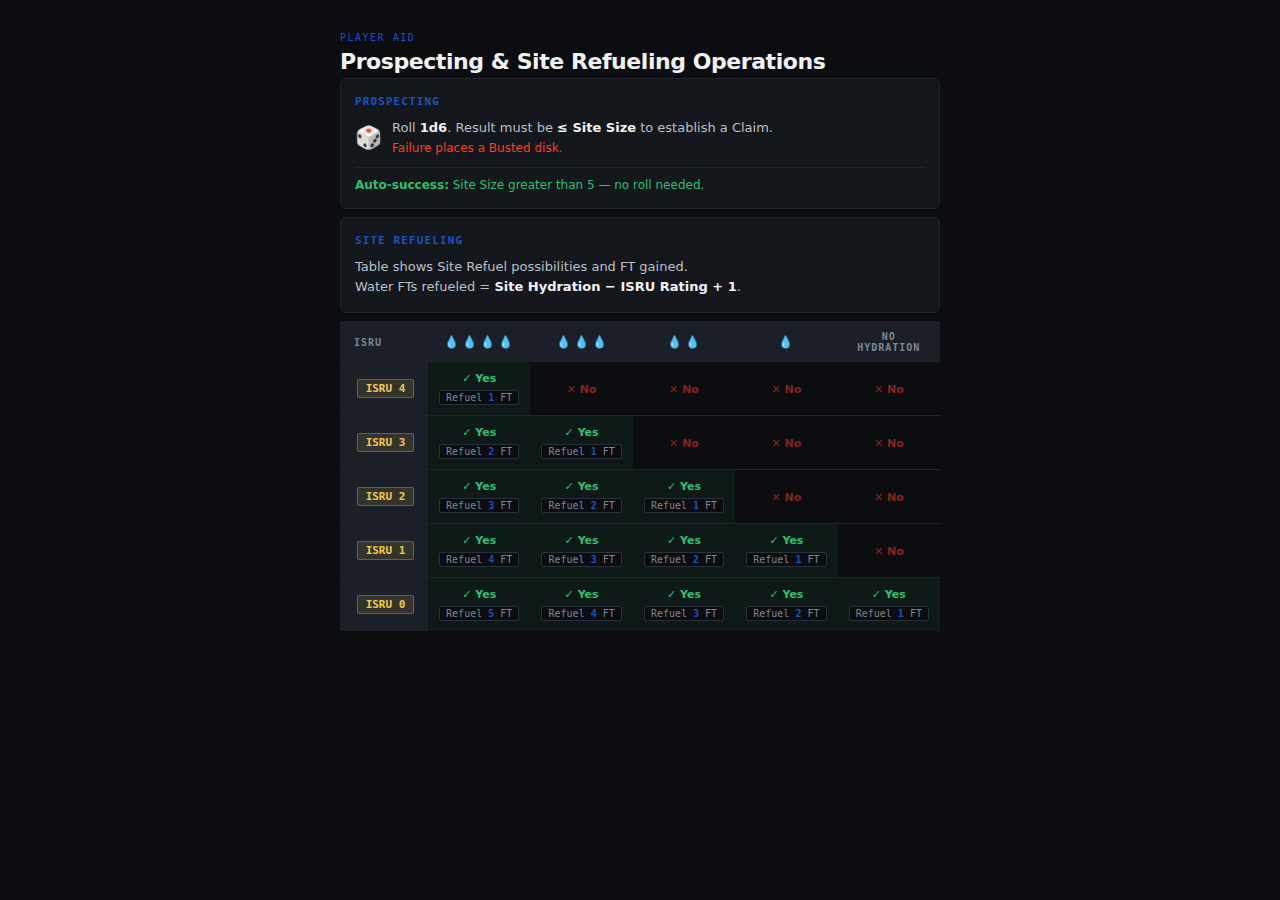
<file: Player Aids/prospecting_chart.html>
<!DOCTYPE html>
<html lang="en">
<head>
  <meta charset="UTF-8"/>
  <meta name="viewport" content="width=device-width, initial-scale=1.0"/>
  <title>Prospecting Chart</title>
  <style>
    :root {
      --bg-0: #0B0D10;
      --bg-1: #14171C;
      --bg-2: #1B2028;
      --text-0: #F2F2F2;
      --text-1: #B8C0CC;
      --text-2: #7E8794;
      --line-0: #1F242C;
      --line-1: #2B313B;
      --accent-blue: #0B3D91;
      --accent-blue-bright: #1a52c4;
      --ok: #2FBF71;
      --no: #FC3D21;
      --caution: #F2C94C;
      --font-ui: Inter, system-ui, -apple-system, sans-serif;
      --font-mono: "IBM Plex Mono", ui-monospace, Menlo, Consolas, monospace;
    }

    * { box-sizing: border-box; margin: 0; padding: 0; }

    body {
      background: var(--bg-0);
      color: var(--text-0);
      font-family: var(--font-ui);
      font-size: 14px;
      min-height: 100vh;
      padding: 32px 16px 60px;
      -webkit-font-smoothing: antialiased;
    }

    .screen { max-width: 600px; margin: 0 auto; }

    /* HEADER */
    .page-eyebrow {
      font-size: 10px;
      letter-spacing: 0.15em;
      text-transform: uppercase;
      color: var(--accent-blue-bright);
      font-family: var(--font-mono);
      margin-bottom: 6px;
    }
    .page-title {
      font-size: 22px;
      font-weight: 700;
      letter-spacing: -0.02em;
      margin-bottom: 4px;
    }
    .page-sub {
      font-size: 12px;
      color: var(--text-2);
      margin-bottom: 28px;
    }

    /* STEPS */
    .steps {
      display: flex;
      flex-direction: column;
      gap: 10px;
      margin-bottom: 28px;
    }
    .step {
      display: flex;
      gap: 12px;
      align-items: flex-start;
      background: var(--bg-1);
      border: 1px solid var(--line-0);
      border-radius: 6px;
      padding: 12px 14px;
    }
    .step-num {
      font-family: var(--font-mono);
      font-size: 11px;
      font-weight: 700;
      color: var(--accent-blue-bright);
      background: rgba(11,61,145,0.2);
      border: 1px solid rgba(11,61,145,0.4);
      border-radius: 2px;
      padding: 2px 7px;
      flex-shrink: 0;
      margin-top: 1px;
    }
    .step-text {
      font-size: 13px;
      color: var(--text-1);
      line-height: 1.5;
    }
    .step-text strong {
      color: var(--text-0);
      font-weight: 600;
    }

    /* TABLE WRAPPER */
    .table-section-label {
      font-size: 10px;
      letter-spacing: 0.12em;
      text-transform: uppercase;
      color: var(--text-2);
      font-family: var(--font-mono);
      margin-bottom: 10px;
    }

    .table-wrap {
      overflow-x: auto;
      border-radius: 6px;
      border: 1px solid var(--line-0);
      margin-bottom: 20px;
    }

    table {
      width: 100%;
      border-collapse: collapse;
      min-width: 420px;
    }

    /* COLUMN HEADERS (Hydration) */
    .col-header-row th {
      padding: 10px 8px 8px;
      text-align: center;
      font-size: 10px;
      letter-spacing: 0.1em;
      text-transform: uppercase;
      color: var(--text-2);
      font-family: var(--font-mono);
      font-weight: 600;
      background: var(--bg-2);
      border-bottom: 1px solid var(--line-0);
    }
    .col-header-row th:first-child {
      text-align: left;
      padding-left: 14px;
    }

    /* HYDRATION ICONS - placeholder spans, easy to swap for <img> */
    .hydration-icons {
      display: flex;
      align-items: center;
      justify-content: center;
      gap: 2px;
      flex-wrap: wrap;
    }
    /* 
      TO INTEGRATE YOUR ICONS:
      Replace <span class="drop-icon">💧</span> with:
      <img src="images/icons/waterdrop.png" class="drop-icon" alt="💧"/>
      and set .drop-icon { width: 14px; height: 14px; }
    */
    .drop-icon {
      font-size: 12px;
      line-height: 1;
      /* swap to: width: 14px; height: 14px; when using real icons */
    }

    /* ROW HEADERS (ISRU) */
    .isru-label {
      padding: 0 10px 0 14px;
      white-space: nowrap;
    }
    .isru-badge {
      display: inline-block;
      font-family: var(--font-mono);
      font-size: 11px;
      font-weight: 700;
      color: var(--caution);
      background: rgba(242,201,76,0.12);
      border: 1px solid rgba(242,201,76,0.3);
      border-radius: 2px;
      padding: 2px 8px;
    }

    /* CELLS */
    td {
      padding: 10px 8px;
      text-align: center;
      border-top: 1px solid var(--line-0);
      font-size: 12px;
      vertical-align: middle;
    }
    td:first-child {
      border-right: 1px solid var(--line-0);
      background: var(--bg-2);
    }

    /* CELL STATES */
    .cell-yes {
      background: rgba(47,191,113,0.08);
    }
    .cell-no {
      background: transparent;
    }

    .can-prospect {
      display: flex;
      flex-direction: column;
      align-items: center;
      gap: 5px;
    }
    .prospect-label {
      font-size: 11px;
      font-weight: 600;
      color: var(--ok);
    }
    .refuel-badge {
      font-family: var(--font-mono);
      font-size: 10px;
      color: var(--text-2);
      background: var(--bg-0);
      border: 1px solid var(--line-1);
      border-radius: 2px;
      padding: 1px 6px;
    }
    .refuel-badge span {
      color: var(--accent-blue-bright);
      font-weight: 700;
    }
    .dice-row, .drops-row {
      display: flex;
      gap: 3px;
      align-items: center;
      justify-content: flex-start;
      flex-wrap: wrap;
    }
    /*
      DICE ICON SWAP POINT:
      Current: Unicode die faces ⚀⚁⚂⚃⚄⚅
      To swap in your icons, replace each:
        <span class="drop-icon">💧</span><!-- ICON SWAP: <img src="images/icons/waterdrop.png" class="drop-icon" alt="drop"/> -->
      with:
        <img src="images/icons/dice_1.png" class="die-face" alt="1"/>
      (adjust filename to match yours)
      then change .die-face font-size to: width: 22px; height: 22px;
    */
    .die-face {
      font-size: 22px;
      line-height: 1;
    }

    .no-label {
      font-size: 11px;
      font-weight: 600;
      color: var(--no);
      opacity: 0.5;
    }

    /* REFUEL NOTE */
    .refuel-note {
      background: var(--bg-1);
      border: 1px solid var(--line-0);
      border-radius: 6px;
      padding: 12px 14px;
      font-size: 12px;
      color: var(--text-1);
      line-height: 1.5;
      margin-bottom: 28px;
    }
    .refuel-note strong { color: var(--text-0); }

    /* SIZE ROLL */
    .size-roll-card {
      background: var(--bg-1);
      border: 1px solid var(--line-0);
      border-radius: 6px;
      padding: 16px 14px;
      margin-bottom: 8px;
    }
    .size-roll-title {
      font-size: 11px;
      font-weight: 700;
      letter-spacing: 0.1em;
      text-transform: uppercase;
      color: var(--accent-blue-bright);
      font-family: var(--font-mono);
      margin-bottom: 10px;
    }
    .size-roll-row {
      display: flex;
      align-items: center;
      gap: 10px;
      font-size: 13px;
      color: var(--text-1);
      line-height: 1.5;
    }
    .die-icon {
      font-size: 22px;
      flex-shrink: 0;
    }
    .size-roll-row strong { color: var(--text-0); }
    .auto-note {
      margin-top: 10px;
      font-size: 12px;
      color: var(--ok);
      padding-top: 10px;
      border-top: 1px solid var(--line-0);
    }
    .auto-note strong { color: var(--ok); }
  </style>
</head>
<body>
<div class="screen">

  <div class="page-eyebrow">Player Aid</div>
  <div class="page-title">Prospecting & Site Refueling Operations</div>

  <!-- PROSPECTING -->
  <div class="size-roll-card">
    <div class="size-roll-title">Prospecting</div>
    <div class="size-roll-row">
      <span class="die-icon">🎲</span>
      <div>Roll <strong>1d6</strong>. Result must be <strong>≤ Site Size</strong> to establish a Claim.<br><span style="color:var(--no);font-size:12px;">Failure places a Busted disk.</span></div>
    </div>
    <div class="auto-note">
      <strong>Auto-success:</strong> Site Size greater than 5 — no roll needed.
    </div>
  </div>

  <!-- SITE REFUELING -->
  <div class="size-roll-card">
    <div class="size-roll-title">Site Refueling</div>
    <div class="size-roll-row">
      <div>Table shows Site Refuel possibilities and FT gained.<br>Water FTs refueled = <strong>Site Hydration − ISRU Rating + 1</strong>.</div>
    </div>
  </div>

  <!-- TABLE -->
    <table>
      <thead>
        <tr class="col-header-row">
          <th>ISRU</th>
          <!-- Hydration 4 — highest, leftmost -->
          <th>
            <div class="hydration-icons">
              <span class="drop-icon">💧</span>
              <span class="drop-icon">💧</span>
              <span class="drop-icon">💧</span>
              <span class="drop-icon">💧</span>
              <!-- ICON SWAP POINT: replace each drop-icon span with <img src="images/icons/waterdrop.png" class="drop-icon" alt="drop"/> -->
            </div>
          </th>
          <!-- Hydration 3 -->
          <th>
            <div class="hydration-icons">
              <span class="drop-icon">💧</span>
              <span class="drop-icon">💧</span>
              <span class="drop-icon">💧</span>
            </div>
          </th>
          <!-- Hydration 2 -->
          <th>
            <div class="hydration-icons">
              <span class="drop-icon">💧</span>
              <span class="drop-icon">💧</span>
            </div>
          </th>
          <!-- Hydration 1 -->
          <th>
            <div class="hydration-icons">
              <span class="drop-icon">💧</span>
            </div>
          </th>
          <!-- Hydration 0 — rightmost -->
          <th>
            <div style="font-size:10px;color:var(--text-2);">No</div>
            <div style="font-size:10px;color:var(--text-2);">Hydration</div>
          </th>
        </tr>
      </thead>
            <tbody>

        <!-- ISRU 4 -->
        <tr>
          <td class="isru-label"><span class="isru-badge">ISRU 4</span></td>
          <td class="cell-yes">
            <div class="can-prospect">
              <span class="prospect-label">✓ Yes</span>
              <span class="refuel-badge">Refuel <span>1</span> FT</span>
            </div>
          </td>
          <td class="cell-no"><span class="no-label">✕ No</span></td>
          <td class="cell-no"><span class="no-label">✕ No</span></td>
          <td class="cell-no"><span class="no-label">✕ No</span></td>
          <td class="cell-no"><span class="no-label">✕ No</span></td>
        </tr>

        <!-- ISRU 3 -->
        <tr>
          <td class="isru-label"><span class="isru-badge">ISRU 3</span></td>
          <td class="cell-yes">
            <div class="can-prospect">
              <span class="prospect-label">✓ Yes</span>
              <span class="refuel-badge">Refuel <span>2</span> FT</span>
            </div>
          </td>
          <td class="cell-yes">
            <div class="can-prospect">
              <span class="prospect-label">✓ Yes</span>
              <span class="refuel-badge">Refuel <span>1</span> FT</span>
            </div>
          </td>
          <td class="cell-no"><span class="no-label">✕ No</span></td>
          <td class="cell-no"><span class="no-label">✕ No</span></td>
          <td class="cell-no"><span class="no-label">✕ No</span></td>
        </tr>

        <!-- ISRU 2 -->
        <tr>
          <td class="isru-label"><span class="isru-badge">ISRU 2</span></td>
          <td class="cell-yes">
            <div class="can-prospect">
              <span class="prospect-label">✓ Yes</span>
              <span class="refuel-badge">Refuel <span>3</span> FT</span>
            </div>
          </td>
          <td class="cell-yes">
            <div class="can-prospect">
              <span class="prospect-label">✓ Yes</span>
              <span class="refuel-badge">Refuel <span>2</span> FT</span>
            </div>
          </td>
          <td class="cell-yes">
            <div class="can-prospect">
              <span class="prospect-label">✓ Yes</span>
              <span class="refuel-badge">Refuel <span>1</span> FT</span>
            </div>
          </td>
          <td class="cell-no"><span class="no-label">✕ No</span></td>
          <td class="cell-no"><span class="no-label">✕ No</span></td>
        </tr>

        <!-- ISRU 1 -->
        <tr>
          <td class="isru-label"><span class="isru-badge">ISRU 1</span></td>
          <td class="cell-yes">
            <div class="can-prospect">
              <span class="prospect-label">✓ Yes</span>
              <span class="refuel-badge">Refuel <span>4</span> FT</span>
            </div>
          </td>
          <td class="cell-yes">
            <div class="can-prospect">
              <span class="prospect-label">✓ Yes</span>
              <span class="refuel-badge">Refuel <span>3</span> FT</span>
            </div>
          </td>
          <td class="cell-yes">
            <div class="can-prospect">
              <span class="prospect-label">✓ Yes</span>
              <span class="refuel-badge">Refuel <span>2</span> FT</span>
            </div>
          </td>
          <td class="cell-yes">
            <div class="can-prospect">
              <span class="prospect-label">✓ Yes</span>
              <span class="refuel-badge">Refuel <span>1</span> FT</span>
            </div>
          </td>
          <td class="cell-no"><span class="no-label">✕ No</span></td>
        </tr>

        <!-- ISRU 0 -->
        <tr>
          <td class="isru-label"><span class="isru-badge">ISRU 0</span></td>
          <td class="cell-yes">
            <div class="can-prospect">
              <span class="prospect-label">✓ Yes</span>
              <span class="refuel-badge">Refuel <span>5</span> FT</span>
            </div>
          </td>
          <td class="cell-yes">
            <div class="can-prospect">
              <span class="prospect-label">✓ Yes</span>
              <span class="refuel-badge">Refuel <span>4</span> FT</span>
            </div>
          </td>
          <td class="cell-yes">
            <div class="can-prospect">
              <span class="prospect-label">✓ Yes</span>
              <span class="refuel-badge">Refuel <span>3</span> FT</span>
            </div>
          </td>
          <td class="cell-yes">
            <div class="can-prospect">
              <span class="prospect-label">✓ Yes</span>
              <span class="refuel-badge">Refuel <span>2</span> FT</span>
            </div>
          </td>
          <td class="cell-yes">
            <div class="can-prospect">
              <span class="prospect-label">✓ Yes</span>
              <span class="refuel-badge">Refuel <span>1</span> FT</span>
            </div>
          </td>
        </tr>

      </tbody>
    </table>
  </div>

</div>
</body>
</html>
</file>
<file: styles.css>
/* ======================================================
   NASA-INSPIRED UI STYLE GUIDE
   High Frontier 4 All — Setup Assistant
   Version 2.0 — All styles consolidated & token-mapped
   ====================================================== */

:root {
  /* ========================
     COLOR TOKENS
     ======================== */

  /* Backgrounds */
  --bg-0: #0B0D10;
  --bg-1: #14171C;
  --bg-2: #1B2028;

  /* Text */
  --text-0: #F2F2F2;
  --text-1: #B8C0CC;
  --text-2: #7E8794;

  /* Lines */
  --line-0: #1F242C;
  --line-1: #2B313B;

  /* Accents */
  --accent-blue: #0B3D91;
  --accent-red: #FC3D21;

  /* Status */
  --ok: #2FBF71;
  --caution: #F2C94C;
  --critical: #FC3D21;
  --info: #2D9CDB;

  /* ========================
     TYPOGRAPHY
     ======================== */

  --font-ui: Inter, system-ui, -apple-system, Segoe UI, Roboto, Arial, sans-serif;
  --font-mono: "IBM Plex Mono", ui-monospace, SFMono-Regular, Menlo, Consolas, monospace;
  --font-display: 'Fredoka One', cursive;

  --fs-0: 12px;
  --fs-1: 14px;
  --fs-2: 16px;
  --fs-3: 20px;
  --fs-4: 24px;
  --fs-5: 32px;

  /* ========================
     SPACING
     ======================== */

  --s-1: 4px;
  --s-2: 8px;
  --s-3: 12px;
  --s-4: 16px;
  --s-5: 24px;
  --s-6: 32px;
  --s-7: 48px;

  /* ========================
     SHAPE
     ======================== */

  --r-0: 0px;
  --r-1: 2px;
  --r-2: 6px;
  --r-3: 10px;
  --r-4: 12px;
  --r-5: 16px;

  /* Effects */
  --shadow-0: 0 6px 20px rgba(0, 0, 0, 0.35);
  --shadow-1: 0 8px 40px rgba(0, 0, 0, 0.4);

  /* ========================
     APP-SPECIFIC TOKENS
     (semantic aliases mapped from the old inline palette)
     ======================== */
  --app-accent: var(--accent-red);
  --app-gold: var(--caution);
  --app-muted: var(--text-2);
  --app-card-bg: var(--bg-1);
  --app-card-border: var(--line-0);
  --app-hover-bg: rgba(252, 61, 33, 0.05);
  --app-hover-border: rgba(252, 61, 33, 0.4);
  --app-checked-bg: rgba(252, 61, 33, 0.08);
  --app-checked-border: rgba(252, 61, 33, 0.5);
  --app-item-bg: rgba(255, 255, 255, 0.03);
  --app-item-border: rgba(255, 255, 255, 0.08);
  --app-accent-shadow: rgba(252, 61, 33, 0.4);
}

/* ======================================================
   BASE RESET & DEFAULTS
   ====================================================== */

*,
*::before,
*::after {
  box-sizing: border-box;
  margin: 0;
  padding: 0;
}

html,
body {
  height: 100%;
}

body {
  background: var(--bg-0);
  color: var(--text-0);
  font-family: var(--font-ui);
  font-size: var(--fs-2);
  line-height: 1.5;
  -webkit-font-smoothing: antialiased;
  -moz-osx-font-smoothing: grayscale;
  min-height: 100vh;
  display: flex;
  flex-direction: column;
  align-items: center;
  padding: 40px var(--s-5) 80px;
  background-image:
    radial-gradient(circle at 20% 20%, rgba(252, 61, 33, 0.08) 0%, transparent 50%),
    radial-gradient(circle at 80% 80%, rgba(45, 156, 219, 0.08) 0%, transparent 50%);
}

h1, h2, h3, h4, h5, h6 {
  margin: 0 0 var(--s-3) 0;
  line-height: 1.2;
  font-weight: 600;
}

h1 {
  font-family: var(--font-display);
  font-size: clamp(2rem, 6vw, 3.2rem);
  color: var(--app-gold);
  letter-spacing: 1px;
  text-align: center;
  margin-bottom: var(--s-2);
  text-shadow: 0 2px 20px rgba(242, 201, 76, 0.3);
}

p {
  margin: 0 0 var(--s-4) 0;
}

a {
  color: var(--accent-blue);
  text-decoration: none;
}

a:hover {
  text-decoration: underline;
}

hr {
  border: none;
  border-top: 1px solid var(--line-0);
  margin: var(--s-4) 0;
}

img {
  max-width: 100%;
  display: block;
}

/* ======================================================
   LAYOUT HELPERS
   ====================================================== */

.container {
  max-width: 1200px;
  margin: 0 auto;
  padding: var(--s-6);
}

.grid {
  display: grid;
  gap: var(--s-4);
}

.grid-2 {
  grid-template-columns: repeat(2, minmax(0, 1fr));
}

.grid-3 {
  grid-template-columns: repeat(3, minmax(0, 1fr));
}

.flex {
  display: flex;
}

.flex-center {
  display: flex;
  align-items: center;
  justify-content: center;
}

.flex-between {
  display: flex;
  align-items: center;
  justify-content: space-between;
}

.gap-2 { gap: var(--s-2); }
.gap-3 { gap: var(--s-3); }
.gap-4 { gap: var(--s-4); }

/* ======================================================
   PANELS
   ====================================================== */

.panel {
  background: var(--bg-1);
  border: 1px solid var(--line-0);
  border-radius: var(--r-1);
  padding: var(--s-5);
}

.panel__title {
  font-size: var(--fs-3);
  font-weight: 600;
  margin: 0 0 var(--s-3) 0;
}

.panel__sub {
  margin: 0 0 var(--s-4) 0;
  color: var(--text-1);
  font-size: var(--fs-1);
}

/* ======================================================
   BUTTONS (design-system)
   ====================================================== */

.btn {
  display: inline-flex;
  align-items: center;
  justify-content: center;
  gap: var(--s-2);
  padding: 10px var(--s-4);
  border-radius: var(--r-1);
  border: 1px solid transparent;
  font-family: var(--font-ui);
  font-weight: 600;
  font-size: var(--fs-1);
  cursor: pointer;
  transition: all 140ms cubic-bezier(0.2, 0.8, 0.2, 1);
  text-decoration: none;
  white-space: nowrap;
  user-select: none;
}

.btn:active {
  transform: translateY(1px);
}

.btn:disabled,
.btn[disabled] {
  opacity: 0.5;
  cursor: not-allowed;
  pointer-events: none;
}

.btn--primary {
  background: var(--accent-blue);
  color: var(--text-0);
  border-color: var(--accent-blue);
}

.btn--primary:hover {
  background: #0d47a8;
  border-color: var(--line-1);
}

.btn--danger {
  background: var(--accent-red);
  color: #ffffff;
  border-color: var(--accent-red);
}

.btn--danger:hover {
  background: #e03419;
}

.btn--secondary {
  background: transparent;
  color: var(--text-0);
  border-color: var(--line-1);
}

.btn--secondary:hover {
  background: var(--bg-2);
}

.btn--ghost {
  background: transparent;
  color: var(--text-1);
  border-color: transparent;
}

.btn--ghost:hover {
  color: var(--text-0);
  background: var(--bg-2);
}

/* ======================================================
   TELEMETRY (KEY / VALUE PAIRS)
   ====================================================== */

.kv {
  display: grid;
  grid-template-columns: 1fr auto;
  gap: var(--s-3);
  padding: var(--s-2) 0;
  border-bottom: 1px solid var(--line-0);
}

.kv:last-child {
  border-bottom: none;
}

.kv__k {
  font-size: var(--fs-0);
  color: var(--text-1);
  letter-spacing: 0.08em;
  text-transform: uppercase;
}

.kv__v {
  font-family: var(--font-mono);
  font-size: var(--fs-2);
  color: var(--text-0);
}

/* ======================================================
   BADGES (design-system)
   ====================================================== */

.badge {
  display: inline-flex;
  align-items: center;
  padding: var(--s-1) var(--s-2);
  border-radius: var(--r-1);
  font-size: var(--fs-0);
  font-weight: 600;
  letter-spacing: 0.08em;
  text-transform: uppercase;
  border: 1px solid var(--line-1);
}

.badge--ok {
  background: rgba(47, 191, 113, 0.12);
  color: var(--ok);
  border-color: rgba(47, 191, 113, 0.35);
}

.badge--caution {
  background: rgba(242, 201, 76, 0.12);
  color: var(--caution);
  border-color: rgba(242, 201, 76, 0.35);
}

.badge--critical {
  background: rgba(252, 61, 33, 0.12);
  color: var(--critical);
  border-color: rgba(252, 61, 33, 0.35);
}

.badge--info {
  background: rgba(45, 156, 219, 0.12);
  color: var(--info);
  border-color: rgba(45, 156, 219, 0.35);
}

/* ======================================================
   FORMS (design-system)
   ====================================================== */

label {
  display: block;
  margin-bottom: var(--s-2);
  font-size: var(--fs-0);
  color: var(--text-1);
  letter-spacing: 0.08em;
  text-transform: uppercase;
}

input,
select,
textarea {
  width: 100%;
  background: var(--bg-0);
  color: var(--text-0);
  border: 1px solid var(--line-1);
  border-radius: var(--r-1);
  padding: 10px var(--s-3);
  font-family: var(--font-ui);
  font-size: var(--fs-1);
  transition: outline 100ms ease;
}

input:focus,
select:focus,
textarea:focus {
  outline: 2px solid var(--accent-blue);
  outline-offset: 2px;
}

textarea {
  resize: vertical;
  min-height: 80px;
}

input[type="checkbox"] {
  width: auto;
  accent-color: var(--accent-blue);
  cursor: pointer;
}

/* ======================================================
   TABLES (design-system)
   ====================================================== */

table {
  width: 100%;
  border-collapse: collapse;
  font-size: var(--fs-1);
}

th,
td {
  padding: var(--s-3);
  border-bottom: 1px solid var(--line-0);
  text-align: left;
}

th {
  font-size: var(--fs-0);
  text-transform: uppercase;
  letter-spacing: 0.08em;
  color: var(--text-1);
  font-weight: 600;
}

td.numeric {
  font-family: var(--font-mono);
  text-align: right;
}

tbody tr:hover {
  background: var(--bg-2);
}

/* ======================================================
   UTILITY CLASSES
   ====================================================== */

.text-0 { color: var(--text-0); }
.text-1 { color: var(--text-1); }
.text-2 { color: var(--text-2); }
.text-ok { color: var(--ok); }
.text-caution { color: var(--caution); }
.text-critical { color: var(--critical); }
.text-info { color: var(--info); }

.text-mono { font-family: var(--font-mono); }
.text-upper { text-transform: uppercase; letter-spacing: 0.08em; }
.text-sm { font-size: var(--fs-1); }
.text-xs { font-size: var(--fs-0); }

.mt-2 { margin-top: var(--s-2); }
.mt-3 { margin-top: var(--s-3); }
.mt-4 { margin-top: var(--s-4); }
.mt-5 { margin-top: var(--s-5); }

.mb-2 { margin-bottom: var(--s-2); }
.mb-3 { margin-bottom: var(--s-3); }
.mb-4 { margin-bottom: var(--s-4); }
.mb-5 { margin-bottom: var(--s-5); }

.w-full { width: 100%; }

.sr-only {
  position: absolute;
  width: 1px;
  height: 1px;
  padding: 0;
  margin: -1px;
  overflow: hidden;
  clip: rect(0, 0, 0, 0);
  white-space: nowrap;
  border: 0;
}

.hidden { display: none; }

/* ======================================================
   APP: SUBTITLE & COLOR-DOT PREVIEW
   ====================================================== */

.subtitle {
  color: var(--app-muted);
  font-size: var(--fs-2);
  text-align: center;
  margin-bottom: 28px;
}

.color-dots-preview {
  display: flex;
  gap: var(--s-2);
  justify-content: center;
  margin-bottom: 28px;
}

.preview-dot {
  width: 20px;
  height: 20px;
  border-radius: 50%;
  opacity: 0.7;
}

/* ======================================================
   APP: PROGRESS BAR
   ====================================================== */

.progress-wrap {
  width: 100%;
  max-width: 540px;
  margin-bottom: var(--s-4);
}

.progress-label {
  display: flex;
  justify-content: space-between;
  font-size: 0.8rem;
  color: var(--app-muted);
  margin-bottom: var(--s-2);
}

.progress-label .step-name {
  color: var(--app-gold);
  font-weight: 700;
}

.progress-bar-track {
  height: var(--s-1);
  background: rgba(255, 255, 255, 0.08);
  border-radius: var(--s-1);
  overflow: hidden;
}

.progress-bar-fill {
  height: 100%;
  background: linear-gradient(90deg, var(--app-accent), var(--app-gold));
  border-radius: var(--s-1);
  transition: width 0.4s ease;
}

/* ======================================================
   APP: CARD & STEP WRAPPERS
   ====================================================== */

.step-wrap {
  width: 100%;
  max-width: 540px;
}

.step-wrap.hidden {
  display: none;
}

/* Step transition animations */
@keyframes fadeInUp {
  from { opacity: 0; transform: translateY(18px); }
  to   { opacity: 1; transform: translateY(0); }
}

@keyframes fadeInDown {
  from { opacity: 0; transform: translateY(-18px); }
  to   { opacity: 1; transform: translateY(0); }
}

.anim-forward { animation: fadeInUp  0.28s ease both; }
.anim-back    { animation: fadeInDown 0.28s ease both; }

.card {
  background: var(--app-card-bg);
  border: 1px solid var(--app-card-border);
  border-radius: var(--r-5);
  padding: var(--s-6);
  width: 100%;
  box-shadow: var(--shadow-1);
}

.step-heading {
  font-family: var(--font-display);
  font-size: 1.35rem;
  color: var(--app-gold);
  margin-bottom: var(--s-1);
}

.step-subheading {
  color: var(--app-muted);
  font-size: 0.88rem;
  margin-bottom: 22px;
}

/* ======================================================
   APP: MODULE CHECKBOXES
   ====================================================== */

.module-list {
  display: flex;
  flex-direction: column;
  gap: 9px;
  margin-bottom: 28px;
}

.module-item {
  display: flex;
  align-items: flex-start;
  gap: 13px;
  padding: 13px 15px;
  background: var(--app-item-bg);
  border: 1.5px solid var(--app-item-border);
  border-radius: var(--r-4);
  cursor: pointer;
  transition: border-color 0.2s, background 0.2s;
  user-select: none;
}

.module-item:hover:not(.is-disabled):not(.is-coming-soon) {
  border-color: var(--app-hover-border);
  background: var(--app-hover-bg);
}

.module-item.is-checked {
  border-color: var(--app-checked-border);
  background: var(--app-checked-bg);
}

.module-item.is-disabled {
  opacity: 0.5;
  cursor: default;
}

.module-item.is-coming-soon {
  opacity: 0.4;
  cursor: default;
}

.mod-checkbox {
  width: 20px;
  height: 20px;
  border-radius: var(--r-2);
  border: 2px solid var(--app-muted);
  background: transparent;
  flex-shrink: 0;
  display: flex;
  align-items: center;
  justify-content: center;
  transition: all 0.15s;
  margin-top: 1px;
}

.is-checked .mod-checkbox {
  background: var(--app-accent);
  border-color: var(--app-accent);
}

.mod-checkbox-inner {
  width: 5px;
  height: 9px;
  border: 2px solid white;
  border-top: none;
  border-left: none;
  transform: rotate(45deg) translateY(-1px);
  display: none;
}

.is-checked .mod-checkbox-inner {
  display: block;
}

.mod-text {
  flex: 1;
  min-width: 0;
}

.mod-name-row {
  display: flex;
  align-items: center;
  gap: var(--s-2);
  flex-wrap: wrap;
}

.mod-name {
  font-weight: 700;
  font-size: 0.93rem;
  color: var(--text-0);
}

.mod-desc {
  font-size: 0.81rem;
  color: var(--app-muted);
  margin-top: 2px;
}

.mod-badge {
  padding: 2px var(--s-2);
  border-radius: var(--r-3);
  font-size: 0.68rem;
  font-weight: 700;
  text-transform: uppercase;
  letter-spacing: 0.5px;
  flex-shrink: 0;
}

.badge-core {
  background: rgba(242, 201, 76, 0.2);
  color: var(--app-gold);
}

.badge-coming-soon {
  background: rgba(126, 135, 148, 0.2);
  color: var(--app-muted);
}

/* ======================================================
   APP: SCENARIO CARDS
   ====================================================== */

.scenario-grid {
  display: flex;
  flex-direction: column;
  gap: 9px;
  margin-bottom: var(--s-5);
  max-height: 400px;
  overflow-y: auto;
  padding-right: var(--s-1);
}

.scenario-grid::-webkit-scrollbar {
  width: var(--s-1);
}

.scenario-grid::-webkit-scrollbar-track {
  background: rgba(255, 255, 255, 0.04);
  border-radius: var(--s-1);
}

.scenario-grid::-webkit-scrollbar-thumb {
  background: rgba(255, 255, 255, 0.15);
  border-radius: var(--s-1);
}

.scenario-card {
  padding: 13px 15px;
  background: var(--app-item-bg);
  border: 1.5px solid var(--app-item-border);
  border-radius: var(--r-4);
  cursor: pointer;
  transition: border-color 0.2s, background 0.2s;
  display: flex;
  align-items: center;
  gap: 13px;
  user-select: none;
}

.scenario-card:hover {
  border-color: var(--app-hover-border);
  background: var(--app-hover-bg);
}

.scenario-card.is-selected {
  border-color: var(--app-accent);
  background: rgba(252, 61, 33, 0.1);
}

.sc-radio {
  width: 18px;
  height: 18px;
  border-radius: 50%;
  border: 2px solid var(--app-muted);
  flex-shrink: 0;
  display: flex;
  align-items: center;
  justify-content: center;
  transition: border-color 0.15s;
}

.scenario-card.is-selected .sc-radio {
  border-color: var(--app-accent);
}

.sc-radio-dot {
  width: var(--s-2);
  height: var(--s-2);
  border-radius: 50%;
  background: var(--app-accent);
  display: none;
}

.scenario-card.is-selected .sc-radio-dot {
  display: block;
}

.sc-text {
  flex: 1;
  min-width: 0;
}

.sc-name {
  font-weight: 700;
  font-size: 0.93rem;
  color: var(--text-0);
}

.sc-desc {
  font-size: 0.8rem;
  color: var(--app-muted);
  margin-top: 2px;
}

.sc-tag {
  padding: 3px 10px;
  border-radius: var(--r-3);
  font-size: 0.7rem;
  font-weight: 700;
  text-transform: uppercase;
  letter-spacing: 0.5px;
  white-space: nowrap;
  flex-shrink: 0;
}

/* Scenario tag colours */
.tag-Beginner     { background: rgba(47, 191, 113, 0.18);  color: var(--ok); }
.tag-Introductory { background: rgba(45, 156, 219, 0.18);  color: var(--info); }
.tag-Standard     { background: rgba(242, 201, 76, 0.18);  color: var(--app-gold); }
.tag-Variant      { background: rgba(252, 61, 33, 0.18);   color: var(--app-accent); }
.tag-Solo         { background: rgba(155, 89, 182, 0.18);  color: #9b59b6; }
.tag-SoloCoop     { background: rgba(155, 89, 182, 0.14);  color: #b07cd8; }
.tag-Campaign     { background: rgba(230, 126, 34, 0.18);  color: #e67e22; }
.tag-Wargame      { background: rgba(192, 57, 43, 0.18);   color: #e74c3c; }
.tag-Module5      { background: rgba(26, 188, 156, 0.18);  color: #1abc9c; }

/* Scenario group headers */
.sc-group-header {
  font-family: var(--font-display);
  font-size: 0.72rem;
  color: var(--app-muted);
  text-transform: uppercase;
  letter-spacing: 1.8px;
  padding: var(--s-4) 2px var(--s-2);
  border-bottom: 1px solid rgba(255, 255, 255, 0.06);
  margin-bottom: 2px;
}

.sc-group-header:first-child {
  padding-top: 2px;
}

/* ======================================================
   APP: SUB-OPTIONS
   ====================================================== */

.suboption-list {
  display: flex;
  flex-direction: column;
  gap: var(--s-3);
  margin-bottom: 28px;
}

.suboption-item {
  display: flex;
  align-items: flex-start;
  gap: var(--s-4);
  padding: var(--s-4) 18px;
  background: var(--app-item-bg);
  border: 1.5px solid var(--app-item-border);
  border-radius: var(--r-4);
  cursor: pointer;
  transition: border-color 0.2s, background 0.2s;
  user-select: none;
}

.suboption-item:hover {
  border-color: var(--app-hover-border);
  background: var(--app-hover-bg);
}

.suboption-item.is-selected {
  border-color: var(--app-accent);
  background: rgba(252, 61, 33, 0.1);
}

.sub-radio {
  width: 18px;
  height: 18px;
  border-radius: 50%;
  border: 2px solid var(--app-muted);
  flex-shrink: 0;
  display: flex;
  align-items: center;
  justify-content: center;
  margin-top: 2px;
  transition: border-color 0.15s;
}

.suboption-item.is-selected .sub-radio {
  border-color: var(--app-accent);
}

.sub-radio-dot {
  width: var(--s-2);
  height: var(--s-2);
  border-radius: 50%;
  background: var(--app-accent);
  display: none;
}

.suboption-item.is-selected .sub-radio-dot {
  display: block;
}

.sub-label {
  font-weight: 700;
  font-size: 0.95rem;
  color: var(--text-0);
}

.sub-desc {
  font-size: 0.82rem;
  color: var(--app-muted);
  margin-top: 2px;
}

/* ======================================================
   APP: PLAYER COUNT
   ====================================================== */

.player-count-row {
  display: flex;
  align-items: center;
  gap: var(--s-5);
  justify-content: center;
  margin-bottom: 28px;
}

.count-btn {
  width: 52px;
  height: 52px;
  border-radius: 50%;
  border: 2px solid var(--app-accent);
  background: transparent;
  color: var(--app-accent);
  font-size: 1.7rem;
  cursor: pointer;
  display: flex;
  align-items: center;
  justify-content: center;
  transition: all 0.15s;
  line-height: 1;
}

.count-btn:hover:not(:disabled) {
  background: var(--app-accent);
  color: white;
  transform: scale(1.1);
}

.count-btn:disabled {
  opacity: 0.3;
  cursor: default;
  transform: none;
}

#count-display {
  font-family: var(--font-display);
  font-size: var(--fs-5);
  color: var(--text-0);
  min-width: 64px;
  text-align: center;
}

.count-locked-note {
  text-align: center;
  color: var(--app-muted);
  font-size: 0.88rem;
  margin-bottom: 28px;
  padding: var(--s-4);
  background: var(--app-item-bg);
  border: 1px solid var(--app-card-border);
  border-radius: var(--r-3);
}

.count-locked-num {
  font-family: var(--font-display);
  font-size: 2.4rem;
  color: var(--text-0);
  display: block;
  margin-bottom: var(--s-1);
}

/* ======================================================
   APP: NAME INPUTS
   ====================================================== */

#name-fields {
  display: flex;
  flex-direction: column;
  gap: var(--s-3);
  margin-bottom: 28px;
}

.name-input-wrap {
  display: flex;
  align-items: center;
  gap: var(--s-3);
  animation: slideIn 0.22s ease both;
}

@keyframes slideIn {
  from { opacity: 0; transform: translateY(-6px); }
  to   { opacity: 1; transform: translateY(0); }
}

.player-dot {
  width: var(--s-4);
  height: var(--s-4);
  border-radius: 50%;
  background: var(--app-muted);
  flex-shrink: 0;
}

.name-input {
  flex: 1;
  background: rgba(255, 255, 255, 0.05);
  border: 1.5px solid rgba(255, 255, 255, 0.12);
  border-radius: var(--r-3);
  padding: var(--s-3) var(--s-4);
  color: var(--text-0);
  font-family: var(--font-ui);
  font-size: var(--fs-2);
  outline: none;
  transition: border-color 0.2s, background 0.2s;
}

.name-input:focus {
  border-color: var(--app-gold);
  background: rgba(255, 255, 255, 0.08);
}

.name-input::placeholder {
  color: var(--app-muted);
}

/* ======================================================
   APP: RESULTS
   ====================================================== */

.results-title {
  font-family: var(--font-display);
  font-size: 1.5rem;
  color: var(--app-gold);
  text-align: center;
  margin-bottom: var(--s-2);
}

.results-summary {
  font-size: 0.82rem;
  color: var(--app-muted);
  text-align: center;
  margin-bottom: var(--s-5);
  line-height: 1.6;
}

.player-card {
  display: flex;
  align-items: center;
  gap: var(--s-4);
  padding: var(--s-4) var(--s-5);
  border-radius: var(--r-4);
  margin-bottom: var(--s-3);
  animation: popIn 0.4s cubic-bezier(0.34, 1.56, 0.64, 1) both;
}

@keyframes popIn {
  from { opacity: 0; transform: scale(0.82); }
  to   { opacity: 1; transform: scale(1); }
}

.color-swatch {
  width: 44px;
  height: 44px;
  border-radius: 50%;
  flex-shrink: 0;
}

.player-info {
  flex: 1;
}

.player-name {
  font-weight: 700;
  font-size: 1.05rem;
}

.color-name {
  font-size: 0.82rem;
  opacity: 0.7;
  text-transform: uppercase;
  letter-spacing: 1px;
}

.color-badge {
  padding: var(--s-1) var(--s-3);
  border-radius: 20px;
  font-size: 0.78rem;
  font-weight: 700;
  text-transform: uppercase;
  letter-spacing: 1px;
}

.player-card-right {
  display: flex;
  flex-direction: column;
  align-items: flex-end;
  gap: var(--s-2);
  flex-shrink: 0;
}

.btn-crew-cards {
  padding: 5px 11px;
  background: rgba(255, 255, 255, 0.07);
  border: 1.5px solid rgba(255, 255, 255, 0.14);
  border-radius: var(--s-2);
  color: var(--app-muted);
  font-family: var(--font-ui);
  font-size: 0.72rem;
  font-weight: 700;
  cursor: pointer;
  white-space: nowrap;
  transition: all 0.15s;
  letter-spacing: 0.2px;
}

.btn-crew-cards:hover {
  background: rgba(255, 255, 255, 0.14);
  border-color: rgba(255, 255, 255, 0.28);
  color: var(--text-0);
}

/* ======================================================
   APP: CREW CARDS SCREEN
   ====================================================== */

.crew-screen-head {
  font-family: var(--font-display);
  font-size: 1.3rem;
  color: var(--app-gold);
  margin-bottom: var(--s-1);
}

.crew-screen-sub {
  color: var(--app-muted);
  font-size: 0.85rem;
  margin-bottom: 22px;
}

.crew-grid {
  display: grid;
  grid-template-columns: repeat(2, 1fr);
  gap: var(--s-3);
  margin-bottom: var(--s-1);
}

.crew-img {
  width: 100%;
  border-radius: var(--r-3);
  display: block;
  box-shadow: 0 4px 20px rgba(0, 0, 0, 0.5);
  transition: transform 0.2s, box-shadow 0.2s;
}

.crew-img:hover {
  transform: scale(1.04);
  box-shadow: 0 8px 32px rgba(0, 0, 0, 0.65);
}

.divider {
  height: 1px;
  background: rgba(255, 255, 255, 0.08);
  margin: var(--s-5) 0;
}

/* ======================================================
   APP: NAVIGATION BUTTONS
   ====================================================== */

.nav-row {
  display: flex;
  gap: var(--s-3);
}

.btn-primary {
  flex: 1;
  padding: 15px;
  background: var(--app-accent);
  color: white;
  border: none;
  border-radius: var(--r-5);
  font-family: var(--font-display);
  font-size: 1.15rem;
  letter-spacing: 1px;
  cursor: pointer;
  transition: transform 0.15s, box-shadow 0.15s, opacity 0.15s;
  box-shadow: 0 4px 20px var(--app-accent-shadow);
}

.btn-primary:hover:not(:disabled) {
  transform: translateY(-2px);
  box-shadow: 0 6px 28px rgba(252, 61, 33, 0.5);
}

.btn-primary:active:not(:disabled) {
  transform: scale(0.98);
}

.btn-primary:disabled {
  opacity: 0.35;
  cursor: default;
  box-shadow: none;
}

.btn-back {
  padding: 15px var(--s-5);
  background: transparent;
  color: var(--app-muted);
  border: 1.5px solid rgba(255, 255, 255, 0.12);
  border-radius: var(--r-5);
  font-family: var(--font-ui);
  font-size: var(--fs-2);
  font-weight: 700;
  cursor: pointer;
  transition: all 0.15s;
  white-space: nowrap;
}

.btn-back:hover {
  color: var(--text-0);
  border-color: rgba(255, 255, 255, 0.3);
}

.btn-secondary {
  width: 100%;
  padding: var(--s-4);
  background: transparent;
  color: var(--app-muted);
  border: 1.5px solid rgba(255, 255, 255, 0.13);
  border-radius: var(--r-5);
  font-family: var(--font-ui);
  font-size: var(--fs-2);
  font-weight: 700;
  cursor: pointer;
  margin-top: var(--s-1);
  transition: all 0.15s;
}

.btn-secondary:hover {
  color: var(--text-0);
  border-color: rgba(255, 255, 255, 0.35);
}

/* ======================================================
   APP: HOME SCREEN
   ====================================================== */

.home-card {
  text-align: center;
  padding: 44px var(--s-6) 40px;
}

.home-btn-group {
  display: flex;
  flex-direction: column;
  gap: var(--s-4);
}

.btn-home-primary {
  width: 100%;
  padding: 22px var(--s-5) 18px;
  background: var(--app-accent);
  color: white;
  border: none;
  border-radius: var(--r-5);
  font-family: var(--font-display);
  font-size: 1.35rem;
  letter-spacing: 0.5px;
  cursor: pointer;
  transition: transform 0.15s, box-shadow 0.15s;
  display: flex;
  flex-direction: column;
  align-items: center;
  gap: var(--s-2);
  box-shadow: 0 4px 24px var(--app-accent-shadow);
}

.btn-home-primary:hover {
  transform: translateY(-3px);
  box-shadow: 0 8px 32px rgba(252, 61, 33, 0.55);
}

.btn-home-primary:active {
  transform: scale(0.98);
}

.btn-home-secondary {
  width: 100%;
  padding: 20px var(--s-5) 16px;
  background: rgba(255, 255, 255, 0.04);
  color: var(--text-0);
  border: 1.5px solid rgba(255, 255, 255, 0.12);
  border-radius: var(--r-5);
  font-family: var(--font-display);
  font-size: 1.35rem;
  letter-spacing: 0.5px;
  cursor: pointer;
  transition: transform 0.15s, background 0.15s, border-color 0.15s;
  display: flex;
  flex-direction: column;
  align-items: center;
  gap: var(--s-2);
}

.btn-home-secondary:hover {
  background: rgba(255, 255, 255, 0.08);
  border-color: rgba(255, 255, 255, 0.25);
  transform: translateY(-2px);
}

.btn-home-secondary:active {
  transform: scale(0.98);
}

.home-btn-sub {
  font-family: var(--font-ui);
  font-size: 0.82rem;
  font-weight: 600;
  opacity: 0.72;
  letter-spacing: 0;
}

/* ======================================================
   APP: SESSION RULEBOOK SCREEN
   ====================================================== */

#screen-rulebook {
  width: 100%;
  max-width: 700px;
}

.rulebook-banner {
  background: rgba(242, 201, 76, 0.07);
  border: 1px solid rgba(242, 201, 76, 0.25);
  border-radius: var(--r-4);
  padding: var(--s-4) 18px;
  margin-bottom: var(--s-4);
}

.rulebook-banner-title {
  font-family: var(--font-display);
  color: var(--app-gold);
  font-size: 0.9rem;
  letter-spacing: 0.5px;
  margin-bottom: var(--s-2);
}

.rulebook-banner-tags {
  display: flex;
  flex-wrap: wrap;
  gap: var(--s-2);
}

.rulebook-tag {
  background: rgba(242, 201, 76, 0.12);
  color: var(--app-gold);
  border: 1px solid rgba(242, 201, 76, 0.3);
  border-radius: 20px;
  font-size: 0.75rem;
  font-weight: 700;
  padding: 3px 10px;
}

.rulebook-search {
  width: 100%;
  background: rgba(255, 255, 255, 0.05);
  color: var(--text-0);
  border: 1px solid rgba(255, 255, 255, 0.12);
  border-radius: var(--r-3);
  padding: 11px var(--s-4);
  font-family: var(--font-ui);
  font-size: var(--fs-2);
  margin-bottom: var(--s-4);
}

.rulebook-search:focus {
  outline: 2px solid var(--app-accent);
  outline-offset: 2px;
}

.rulebook-section-heading {
  font-family: var(--font-display);
  color: var(--app-gold);
  font-size: var(--fs-2);
  margin: 18px 0 var(--s-2);
  letter-spacing: 0.5px;
}

.rule-card {
  background: rgba(255, 255, 255, 0.04);
  border: 1px solid var(--app-card-border);
  border-radius: var(--r-4);
  padding: var(--s-4) 18px;
  margin-bottom: 10px;
}

.rule-card-id {
  font-size: 0.7rem;
  font-weight: 700;
  color: var(--app-accent);
  text-transform: uppercase;
  letter-spacing: 0.1em;
  margin-bottom: 3px;
}

.rule-card-title {
  font-size: 0.95rem;
  font-weight: 700;
  color: var(--text-0);
  margin-bottom: var(--s-2);
}

.rule-card-text {
  font-size: 0.85rem;
  color: var(--app-muted);
  line-height: 1.65;
  white-space: pre-wrap;
}

.rulebook-empty {
  text-align: center;
  color: var(--app-muted);
  padding: 40px 0;
  font-size: 0.95rem;
}

/* ======================================================
   APP: RULES VIEWER TOGGLE
   ====================================================== */

.rules-toggle-row {
  display: flex;
  gap: 0;
  margin-bottom: var(--s-4);
  border: 1.5px solid var(--app-item-border);
  border-radius: var(--r-3);
  overflow: hidden;
}

.rules-toggle-btn {
  flex: 1;
  padding: 10px var(--s-4);
  background: transparent;
  color: var(--app-muted);
  border: none;
  font-family: var(--font-ui);
  font-size: var(--fs-1);
  font-weight: 700;
  cursor: pointer;
  transition: all 0.15s;
  position: relative;
}

.rules-toggle-btn + .rules-toggle-btn {
  border-left: 1.5px solid var(--app-item-border);
}

.rules-toggle-btn:hover:not(.is-active) {
  background: rgba(255, 255, 255, 0.04);
  color: var(--text-1);
}

.rules-toggle-btn.is-active {
  background: var(--app-checked-bg);
  color: var(--app-gold);
}

/* ======================================================
   APP: INLINE RULES BUTTON
   ====================================================== */

.sc-actions {
  display: flex;
  align-items: center;
  gap: var(--s-2);
  flex-shrink: 0;
}

.btn-inline-rules {
  width: 30px;
  height: 30px;
  border-radius: var(--r-2);
  border: 1.5px solid rgba(255, 255, 255, 0.12);
  background: rgba(255, 255, 255, 0.05);
  color: var(--app-muted);
  font-size: 0.8rem;
  cursor: pointer;
  display: flex;
  align-items: center;
  justify-content: center;
  transition: all 0.15s;
  flex-shrink: 0;
  padding: 0;
  line-height: 1;
}

.btn-inline-rules:hover {
  background: rgba(242, 201, 76, 0.12);
  border-color: rgba(242, 201, 76, 0.4);
  color: var(--app-gold);
  transform: scale(1.1);
}

/* ======================================================
   APP: RULES MODAL
   ====================================================== */

.rules-modal-overlay {
  position: fixed;
  inset: 0;
  background: rgba(11, 13, 16, 0.85);
  display: flex;
  align-items: center;
  justify-content: center;
  z-index: 1000;
  padding: var(--s-5);
  animation: modalFadeIn 0.2s ease both;
}

.rules-modal-overlay.hidden {
  display: none;
}

@keyframes modalFadeIn {
  from { opacity: 0; }
  to   { opacity: 1; }
}

.rules-modal {
  background: var(--bg-1);
  border: 1px solid var(--line-1);
  border-radius: var(--r-5);
  box-shadow: 0 16px 64px rgba(0, 0, 0, 0.6);
  width: 100%;
  max-width: 640px;
  max-height: 80vh;
  display: flex;
  flex-direction: column;
  animation: modalSlideUp 0.25s ease both;
}

@keyframes modalSlideUp {
  from { opacity: 0; transform: translateY(24px); }
  to   { opacity: 1; transform: translateY(0); }
}

.rules-modal-header {
  display: flex;
  align-items: center;
  justify-content: space-between;
  padding: var(--s-5) var(--s-5) var(--s-4);
  border-bottom: 1px solid var(--line-0);
  flex-shrink: 0;
}

.rules-modal-title {
  font-family: var(--font-display);
  font-size: 1.15rem;
  color: var(--app-gold);
}

.rules-modal-close {
  width: 32px;
  height: 32px;
  border-radius: var(--r-2);
  border: 1.5px solid rgba(255, 255, 255, 0.12);
  background: transparent;
  color: var(--app-muted);
  font-size: var(--fs-2);
  cursor: pointer;
  display: flex;
  align-items: center;
  justify-content: center;
  transition: all 0.15s;
  flex-shrink: 0;
}

.rules-modal-close:hover {
  background: rgba(255, 255, 255, 0.08);
  border-color: rgba(255, 255, 255, 0.25);
  color: var(--text-0);
}

.rules-modal-body {
  padding: var(--s-4) var(--s-5) var(--s-5);
  overflow-y: auto;
  flex: 1;
  min-height: 0;
}

.rules-modal-body::-webkit-scrollbar {
  width: var(--s-1);
}

.rules-modal-body::-webkit-scrollbar-track {
  background: rgba(255, 255, 255, 0.04);
  border-radius: var(--s-1);
}

.rules-modal-body::-webkit-scrollbar-thumb {
  background: rgba(255, 255, 255, 0.15);
  border-radius: var(--s-1);
}

/* ======================================================
   RESPONSIVE
   ====================================================== */

@media (max-width: 768px) {
  .container {
    padding: var(--s-4);
  }

  .grid-2,
  .grid-3 {
    grid-template-columns: 1fr;
  }
}
</file>
